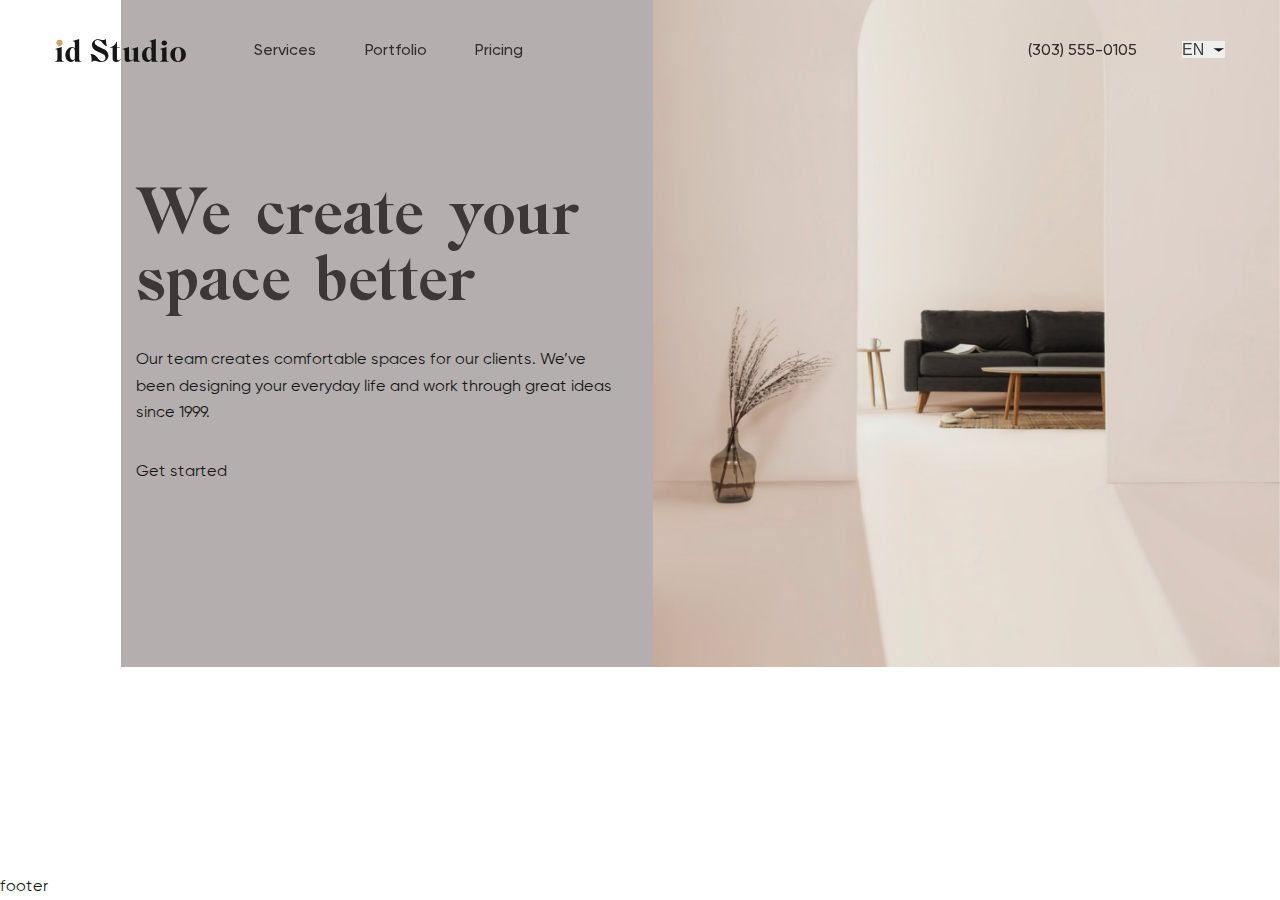
<file: LandingPageInteriorDesignStudio/index.html>
<!DOCTYPE html>
<html lang="en">

<head>
	<meta charset="UTF-8">
	<meta http-equiv="X-UA-Compatible" content="IE=edge">
	<meta name="viewport" content="width=device-width, initial-scale=1.0">
	<link rel="stylesheet" href="css/style.css">
	<title>Id Studio</title>
</head>

<body>
	<div class="wrapper">
		<header class="header">
			<div class="header__container">
				<a href="#" class="header__logo">
					<img src="img/id Studio.svg" alt="logo">
				</a>
				<nav class="header__menu menu">
					<ul class="menu__list">
						<li class="menu__item">
							<a href="" class="menu__link">Services</a>
						</li>
						<li class="menu__item">
							<a href="" class="menu__link">Portfolio</a>
						</li>
						<li class="menu__item">
							<a href="" class="menu__link">Pricing</a>
						</li>
					</ul>
				</nav>
				<div class="header__info">
					<div class="header__number">(303) 555-0105</div>
					<div class="header__select-block">
						<select class="header__select" name="list" id="select-list">
							<option value="1" selected>EN</option>
							<option value="2">UA</option>
							<option value="3">PT</option>
						</select>
					</div>
				</div>
			</div>
		</header>
		<main class="page">
			<section class="top-section">
				<div class="top-section__content">
					<div class="top-section__container">
						<div class="top-section__body">
							<h1 class="top-section__title">We create your space better</h1>
							<div class="top-section__text">
								<p>Our team creates comfortable spaces for our clients. We’ve been designing your everyday life
									and
									work through great ideas since 1999.</p>
							</div>
							<a href="#" class="top-section__button">Get started</a>
						</div>
					</div>
				</div>
				<div class="top-section__image">
					<img src="img/01.jpg" alt="interior design">
				</div>
			</section>
		</main>
		<footer class="footer">footer</footer>
	</div>
</body>

</html>
</file>
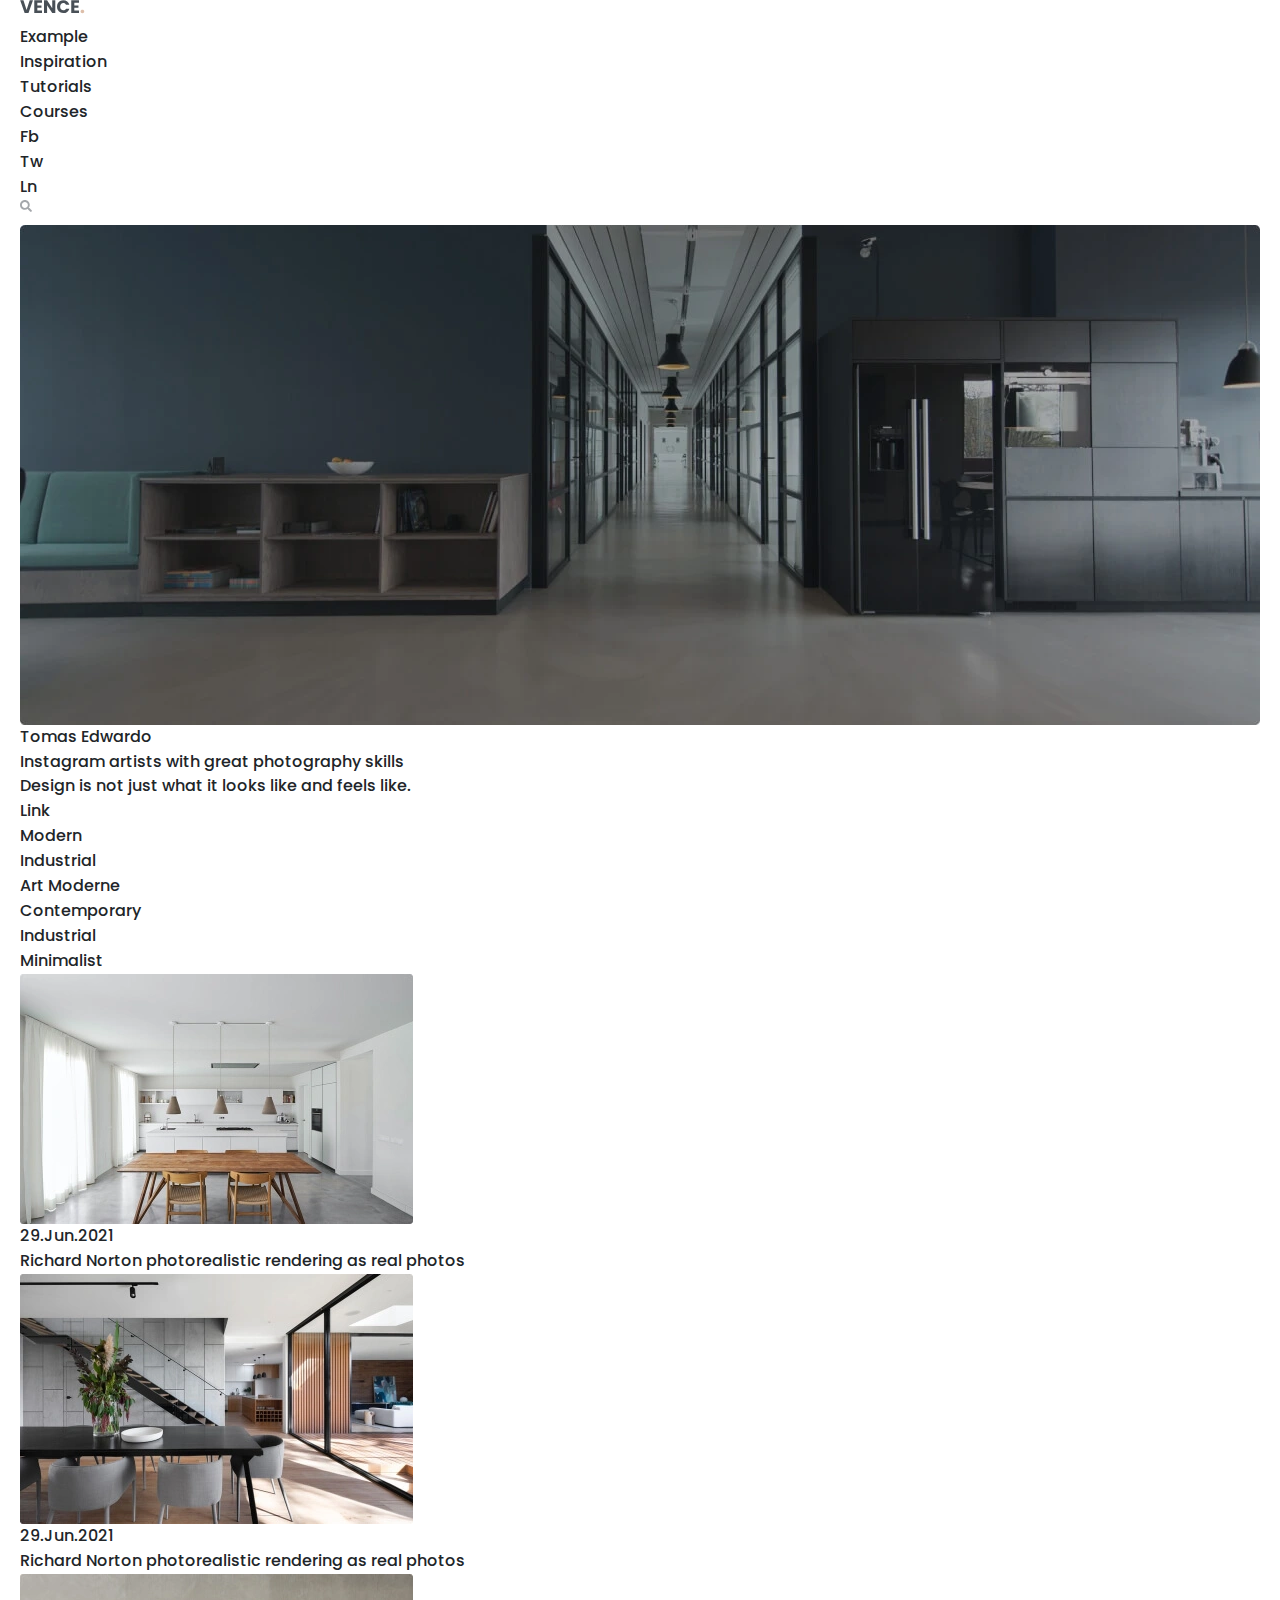
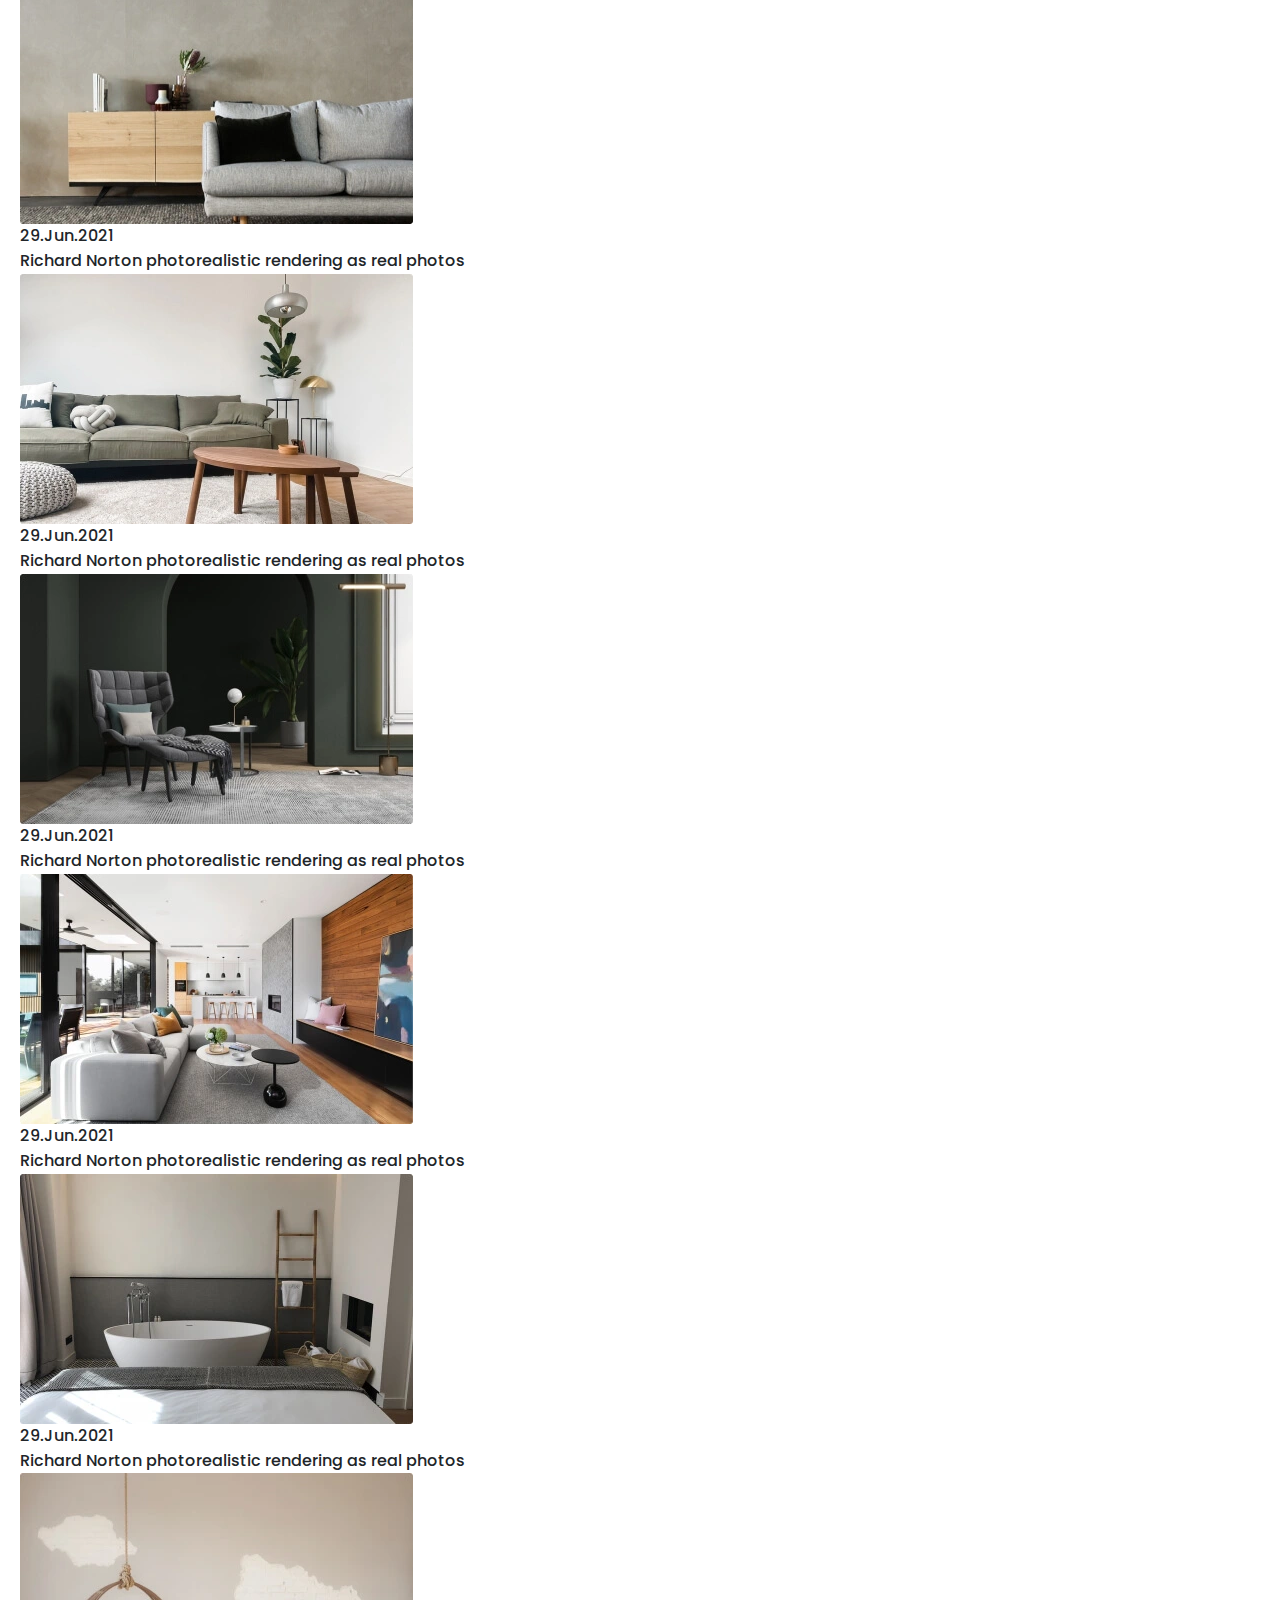
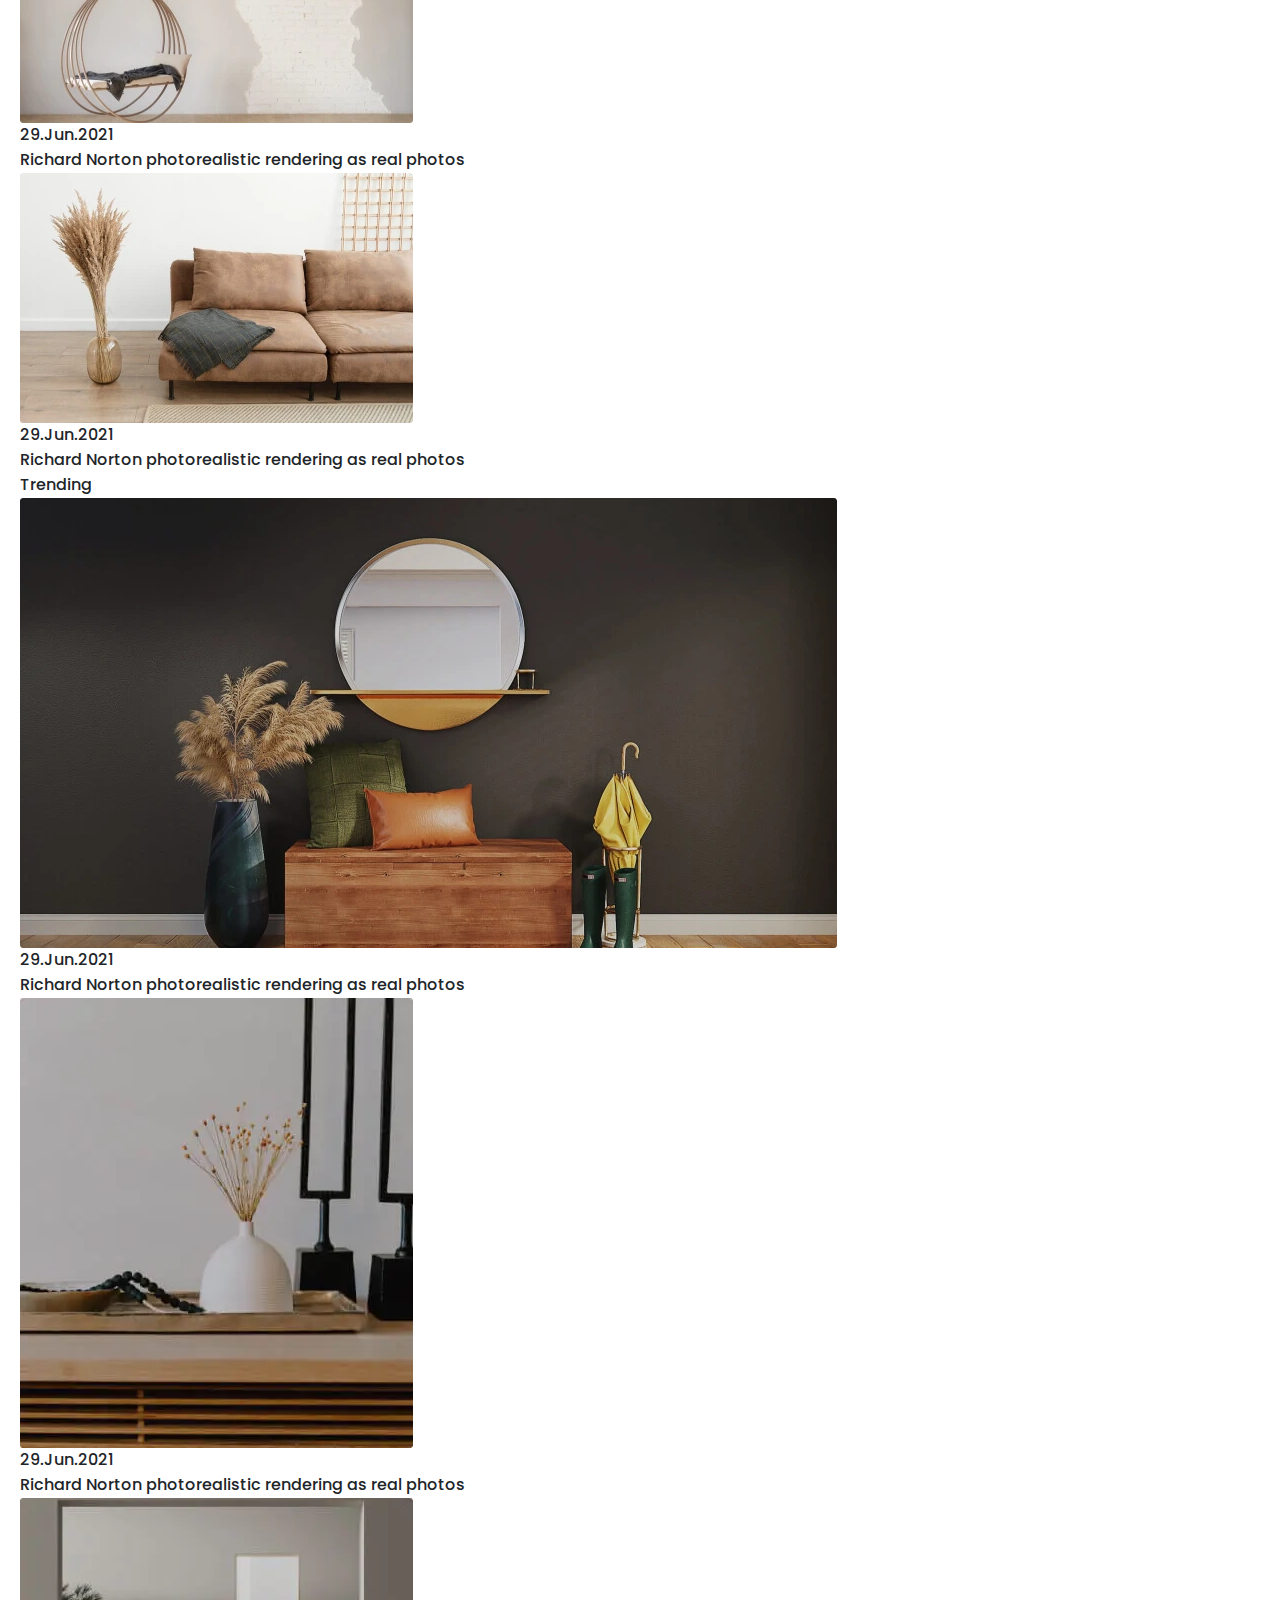
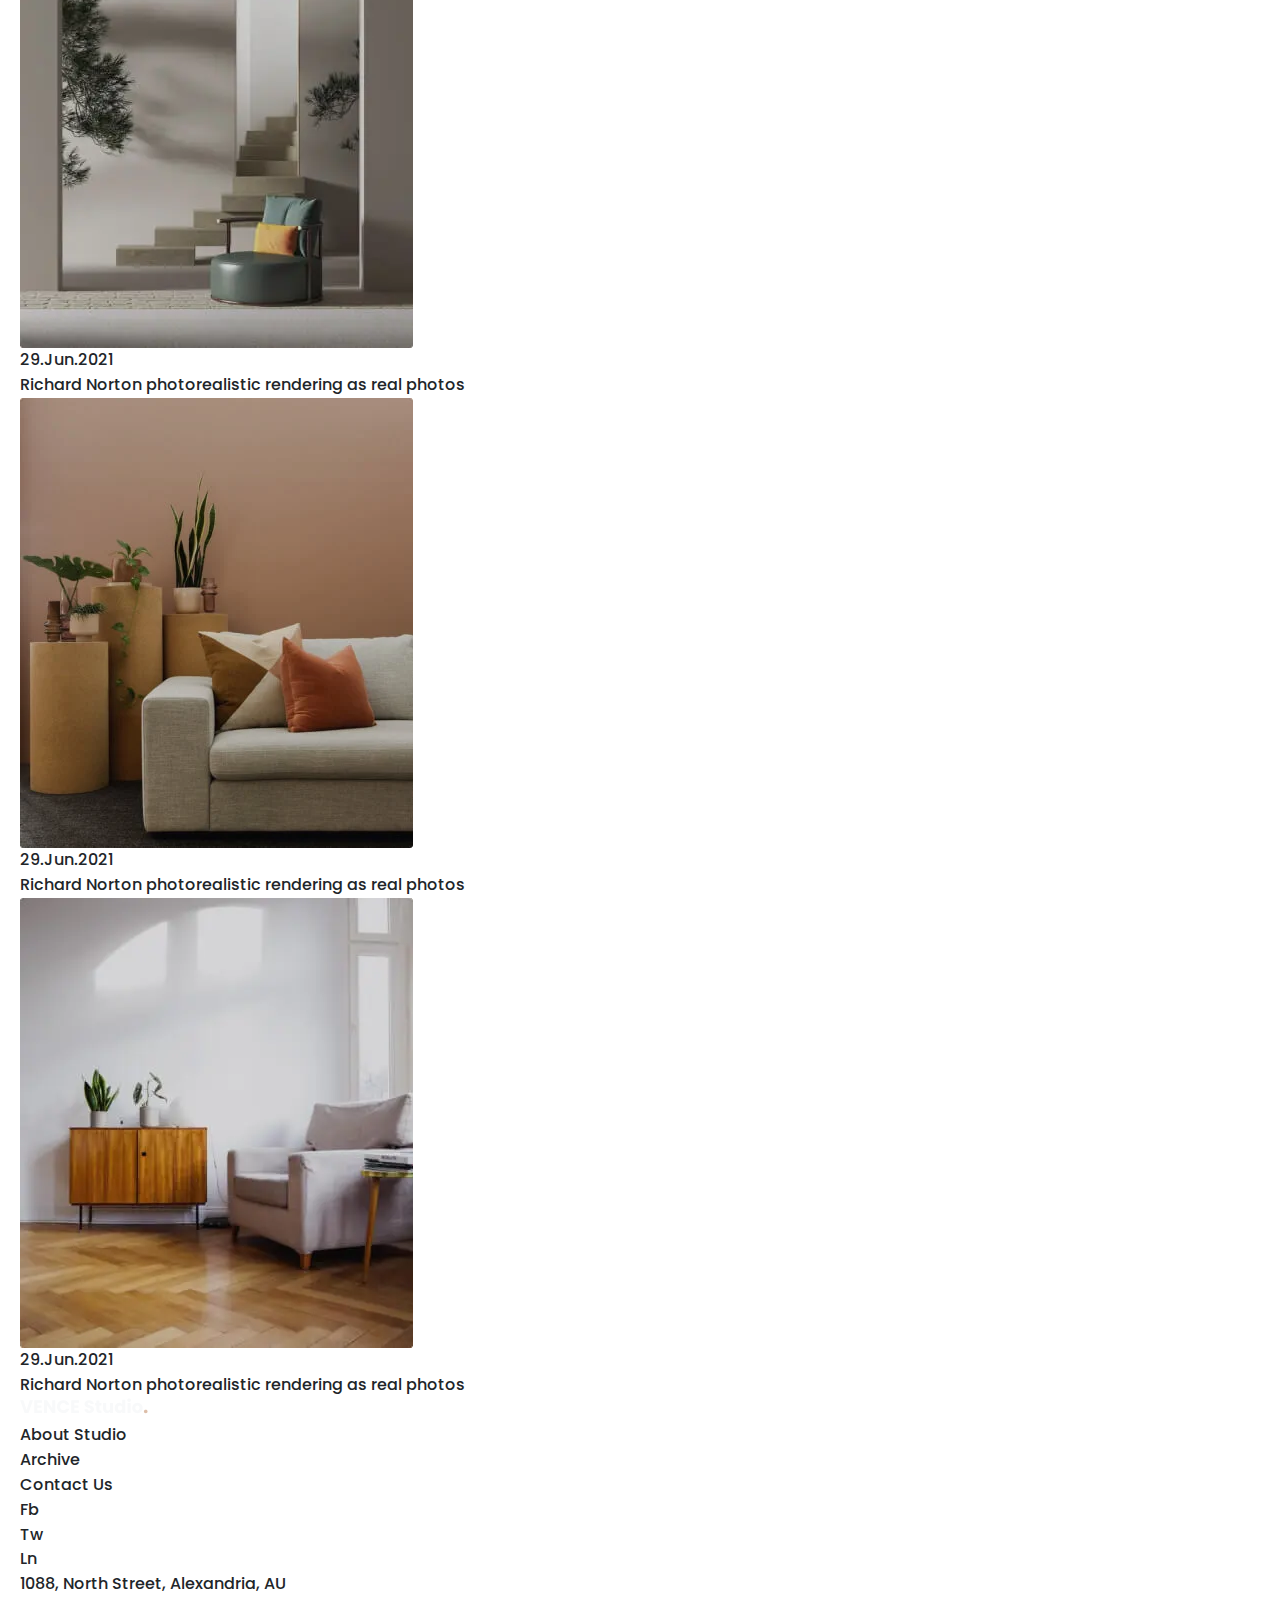
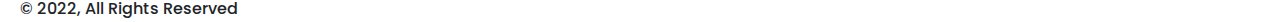
<file: lesson_10/index.html>
<!DOCTYPE html>
<html lang="en">

<head>
	<meta charset="UTF-8">
	<meta name="viewport" content="width=device-width, initial-scale=1.0">
	<link href="https://fonts.googleapis.com/css?family=Poppins:300,500,700&display=swap" rel="stylesheet">
	<link rel="stylesheet" href="css/style.css">
	<title>Lesson 10</title>
</head>

<body>
	<header class="header">
		<div class="header__container">
			<a href="" class="header__logo">
				<img src="img/vence.svg" alt="logo">
			</a>
			<div class="header__menu menu">
				<ul class="menu__list">
					<li class="menu__item">
						<a class="menu__link menu__link_active" href="#">Example</a>
					</li>
					<li class="menu__item">
						<a class="menu__link" href="#">Inspiration</a>
					</li>
					<li class="menu__item">
						<a class="menu__link" href="#">Tutorials</a>
					</li>
					<li class="menu__item">
						<a class="menu__link" href="#">Courses</a>
					</li>
				</ul>
			</div>
			<div class="header__socials menu">
				<ul class="menu__list">
					<li class="menu__item">
						<a class="menu__link" href="#">Fb</a>
					</li>
					<li class="menu__item">
						<a class="menu__link" href="#">Tw</a>
					</li>
					<li class="menu__item">
						<a class="menu__link" href="#">Ln</a>
					</li>
				</ul>
				<div class="header__search">
					<img src="img/vector.svg" alt="vector">
				</div>
			</div>
		</div>
	</header>
	<main class="main">
		<div class="main__container">
			<div class="main__slider slider">
				<div class="slider__image">
					<img src="img/content_images/image01.webp" alt="photography">
				</div>
				<div class="slider__sub-title">Tomas Edwardo</div>
				<h2 class="slider__title title">
					Instagram artists with great photography skills
				</h2>
			</div>
			<div class="main-content">
				<h2 class="main-content__title title">
					Design is not just what it looks like and feels like.
				</h2>
				<div class="main-content__menu menu">
					<ul class="menu__items">
						<li class="menu__item">
							<a class="menu__link menu__link_active" href="#">Link</a>
						</li>
						<li class="menu__item">
							<a class="menu__link" href="#">Modern</a>
						</li>
						<li class=" menu__item">
							<a class="menu__link" href="#">Industrial</a>
						</li>
						<li class="menu__item">
							<a class="menu__link" href="#">Art Moderne</a>
						</li>
						<li class="menu__item">
							<a class="menu__link" href="#">Contemporary</a>
						</li>
						<li class="menu__item">
							<a class="menu__link" href="#">Industrial</a>
						</li>
						<li class="menu__item">
							<a class="menu__link" href="#">Minimalist</a>
						</li>
					</ul>
				</div>
				<div class="main-content__gallery gallery">
					<div class="gallery__item">
						<img src="img/content_images/image02.webp" alt="decor" class="gallery__image">
						<div class="gallery__data">29.Jun.2021</div>
						<div class="gallery__text">Richard Norton photorealistic rendering as real
							photos</div>
					</div>
					<div class="gallery__item">
						<img src="img/content_images/image03.webp" alt="decor" class="gallery__image">
						<div class="gallery__data">29.Jun.2021</div>
						<div class="gallery__text">Richard Norton photorealistic rendering as real
							photos</div>
					</div>
					<div class="gallery__item">
						<img src="img/content_images/image04.webp" alt="decor" class="gallery__image">
						<div class="gallery__data">29.Jun.2021</div>
						<div class="gallery__text">Richard Norton photorealistic rendering as real
							photos</div>
					</div>
					<div class="gallery__item">
						<img src="img/content_images/image05.webp" alt="decor" class="gallery__image">
						<div class="gallery__data">29.Jun.2021</div>
						<div class="gallery__text">Richard Norton photorealistic rendering as real
							photos</div>
					</div>
					<div class="gallery__item">
						<img src="img/content_images/image06.webp" alt="decor" class="gallery__image">
						<div class="gallery__data">29.Jun.2021</div>
						<div class="gallery__text">Richard Norton photorealistic rendering as real
							photos</div>
					</div>
					<div class="gallery__item">
						<img src="img/content_images/image07.webp" alt="decor" class="gallery__image">
						<div class="gallery__data">29.Jun.2021</div>
						<div class="gallery__text">Richard Norton photorealistic rendering as real
							photos</div>
					</div>
					<div class="gallery__item">
						<img src="img/content_images/image08.webp" alt="decor" class="gallery__image">
						<div class="gallery__data">29.Jun.2021</div>
						<div class="gallery__text">Richard Norton photorealistic rendering as real
							photos</div>
					</div>
					<div class="gallery__item">
						<img src="img/content_images/image09.webp" alt="decor" class="gallery__image">
						<div class="gallery__data">29.Jun.2021</div>
						<div class="gallery__text">Richard Norton photorealistic rendering as real
							photos</div>
					</div>
					<div class="gallery__item">
						<img src="img/content_images/image10.webp" alt="decor" class="gallery__image">
						<div class="gallery__data">29.Jun.2021</div>
						<div class="gallery__text">Richard Norton photorealistic rendering as real photos</div>
					</div>
				</div>
				<div class="main-content__catalog catalog">
					<div class="catalog__title">Trending</div>
					<div class="catalog__item">
						<img src="img/content_images/image11.webp" alt="home-decor" class="catalog__image">
						<div class="catalog__data">29.Jun.2021</div>
						<div class="catalog__text">Richard Norton photorealistic rendering as real photos</div>
					</div>
					<div class="catalog__item">
						<img src="img/content_images/image12.webp" alt="home-decor" class="catalog__image">
						<div class="catalog__data">29.Jun.2021</div>
						<div class="catalog__text">Richard Norton photorealistic rendering as real photos</div>
					</div>
					<div class="catalog__item">
						<img src="img/content_images/image13.webp" alt="home-decor" class="catalog__image">
						<div class="catalog__data">29.Jun.2021</div>
						<div class="catalog__text">Richard Norton photorealistic rendering as real photos</div>
					</div>
					<div class="catalog__item">
						<img src="img/content_images/image14.webp" alt="home-decor" class="catalog__image">
						<div class="catalog__data">29.Jun.2021</div>
						<div class="catalog__text">Richard Norton photorealistic rendering as real photos</div>
					</div>
					<div class="catalog__item">
						<img src="img/content_images/image15.webp" alt="home-decor" class="catalog__image">
						<div class="catalog__data">29.Jun.2021</div>
						<div class="catalog__text">Richard Norton photorealistic rendering as real photos</div>
					</div>
				</div>
			</div>
		</div>
	</main>
	<footer class="footer">
		<div class="footer__container">
			<div class="footer__top top-footer">
				<a class="top-footer__logo" href="#">
					<img src="img/vence-studio..svg" alt="logo">
				</a>
				<ul class="top-footer__items">
					<li class="top-footer__item">
						<a class="top-footer__link" href="#">About Studio</a>
					</li>
					<li class="top-footer__item">
						<a class="top-footer__link" href="#">Archive</a>
					</li>
					<li class="top-footer__item">
						<a class="top-footer__link" href="#">Contact Us</a>
					</li>
				</ul>
				<ul class="top-footer__socials-links">
					<li class="top-footer__facebook">
						<a class="top-footer__link" href="#">Fb</a>
					</li>
					<li class="top-footer__twitter">
						<a class="top-footer__link" href="#">Tw</a>
					</li>
					<li class="top-footer__linkedin">
						<a class="top-footer__link" href="#">Ln</a>
					</li>
				</ul>
			</div>
			<div class="footer__bottom bottom-footer">
				<div class="bottom-footer__address">
					1088, North Street, Alexandria, AU
				</div>
				<div class="bottom-footer__bottom">
					© 2022, All Rights Reserved
				</div>
			</div>
		</div>
	</footer>
</body>

</html>
</file>
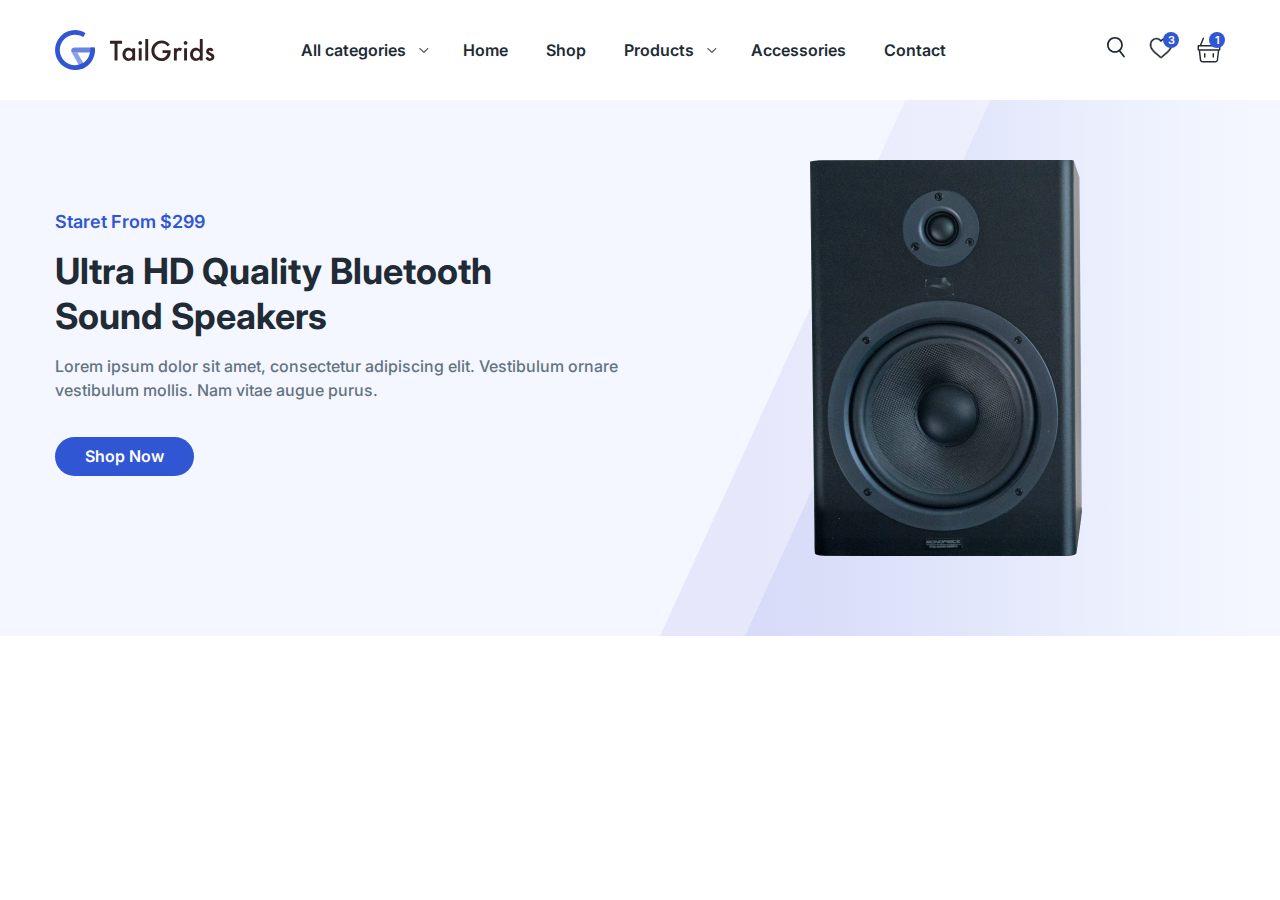
<file: lesson_11/index.html>
<!DOCTYPE html>
<html lang="en">

<head>
	<meta charset="UTF-8">
	<meta name="viewport" content="width=device-width, initial-scale=1.0">
	<link href="https://fonts.googleapis.com/css?family=Inter:400,500,600,700&display=swap" rel="stylesheet">
	<link rel="stylesheet" href="css/style.css">
	<title>Lesson 11</title>
</head>

<body>
	<div class="wrapper">
		<header class="header wrapper__header">
			<div class="header__container">
				<a href="#" class="header__logo">
					<img src="img/logo.svg" alt="logo">
				</a>
				<div class="header__menu menu">
					<ul class="menu__list">
						<li class="menu__item menu__item--parent">
							<a href="#" class="menu__link">All categories</a>
							<div class="sub-menu">
								<ul class="sub-menu__list">
									<li class="sub-menu__item">
										<a href="" class="sub-menu__link">Arts & Crafts</a>
									</li>
									<li class="sub-menu__item sub-menu__item--parent">
										<a href="" class="sub-menu__link">Fashion</a>
										<div class="sub-content">
											<div class="sub-content__column">
												<div class="sub-content__title">New Arrivals</div>
												<ul class="sub-content__list">
													<li class="sub-content__item">
														<a href="#" class="sub-content__link">Dressess</a>
													</li>
													<li class="sub-content__item">
														<a href="#" class="sub-content__link">Jackets</a>
													</li>
													<li class="sub-content__item">
														<a href="#" class="sub-content__link">Sweatshirts</a>
													</li>
													<li class="sub-content__item">
														<a href="#" class="sub-content__link">Tops & Tees</a>
													</li>
													<li class="sub-content__item">
														<a href="#" class="sub-content__link">Party Dressess</a>
													</li>
													<li class="sub-content__item">
														<a href="#" class="sub-content__link">Electronics</a>
													</li>
												</ul>
											</div>
											<div class="sub-content__column">
												<div class="sub-content__title">Trending</div>
												<ul class="sub-content__list">
													<li class="sub-content__item">
														<a href="#" class="sub-content__link">Pants</a>
													</li>
													<li class="sub-content__item">
														<a href="#" class="sub-content__link">Accessories</a>
													</li>
													<li class="sub-content__item">
														<a href="#" class="sub-content__link">Sweatshirts</a>
													</li>
													<li class="sub-content__item">
														<a href="#" class="sub-content__link">Tops & Tees</a>
													</li>
													<li class="sub-content__item">
														<a href="#" class="sub-content__link">Casual Shorts</a>
													</li>
													<li class="sub-content__item">
														<a href="#" class="sub-content__link">Jeans</a>
													</li>
												</ul>
											</div>
											<div class="sub-content__banner banner">
												<img src="img/banner.png" alt="banner" class="banner__img">
												<div class="banner__discount">50%</div>
												<div class="banner__title">Flat Discount</div>
												<a href="" class="banner__link">Shop Now</a>
											</div>
										</div>
									</li>
									<li class="sub-menu__item">
										<a href="" class="sub-menu__link">Bages & Shoes</a>
									</li>
									<li class="sub-menu__item">
										<a href="" class="sub-menu__link">Jewelry & Watch</a>
									</li>
									<li class="sub-menu__item">
										<a href="" class="sub-menu__link">Beauty & Health</a>
									</li>
									<li class="sub-menu__item">
										<a href="" class="sub-menu__link">Electronics</a>
									</li>
								</ul>
							</div>
						</li>
						<li class="menu__item">
							<a href="#" class="menu__link">Home</a>
						</li>
						<li class="menu__item">
							<a href="#" class="menu__link">Shop</a>
						</li>
						<li class="menu__item menu__item--parent">
							<a href="#" class="menu__link">Products</a>
						</li>
						<li class="menu__item">
							<a href="#" class="menu__link">Accessories</a>
						</li>
						<li class="menu__item">
							<a href="#" class="menu__link">Contact</a>
						</li>
					</ul>
				</div>
				<div class="header__actions actions">
					<a href="#" class="actions__item">
						<img src="img/search.svg" alt="search" class="actions__icon">
					</a>
					<a href="#" class="actions__item">
						<img src="img/favorite.svg" alt="favorite" class="actions__icon">
						<span class="actions__value">3</span>
					</a>
					<a href="#" class="actions__item">
						<img src="img/cart.svg" alt="cart" class="actions__icon">
						<span class="actions__value">1</span>
					</a>
				</div>
			</div>
		</header>
		<main class="page wrapper__page">
			<div class="page__container">
				<div class="page__content content">
					<div class="content__price">Staret From $299</div>
					<div class="content__title">Ultra HD Quality Bluetooth Sound Speakers</div>
					<div class="content__text">
						Lorem ipsum dolor sit amet, consectetur adipiscing elit. Vestibulum ornare vestibulum mollis. Nam
						vitae augue purus.
					</div>
					<a href="#" class="content__button">Shop Now</a>
				</div>
				<div class="page__speaker speaker">
					<img src="img/speaker.png" alt="speaker" class="speaker__img">
				</div>
			</div>
		</main>
	</div>
</body>


</html>
</file>
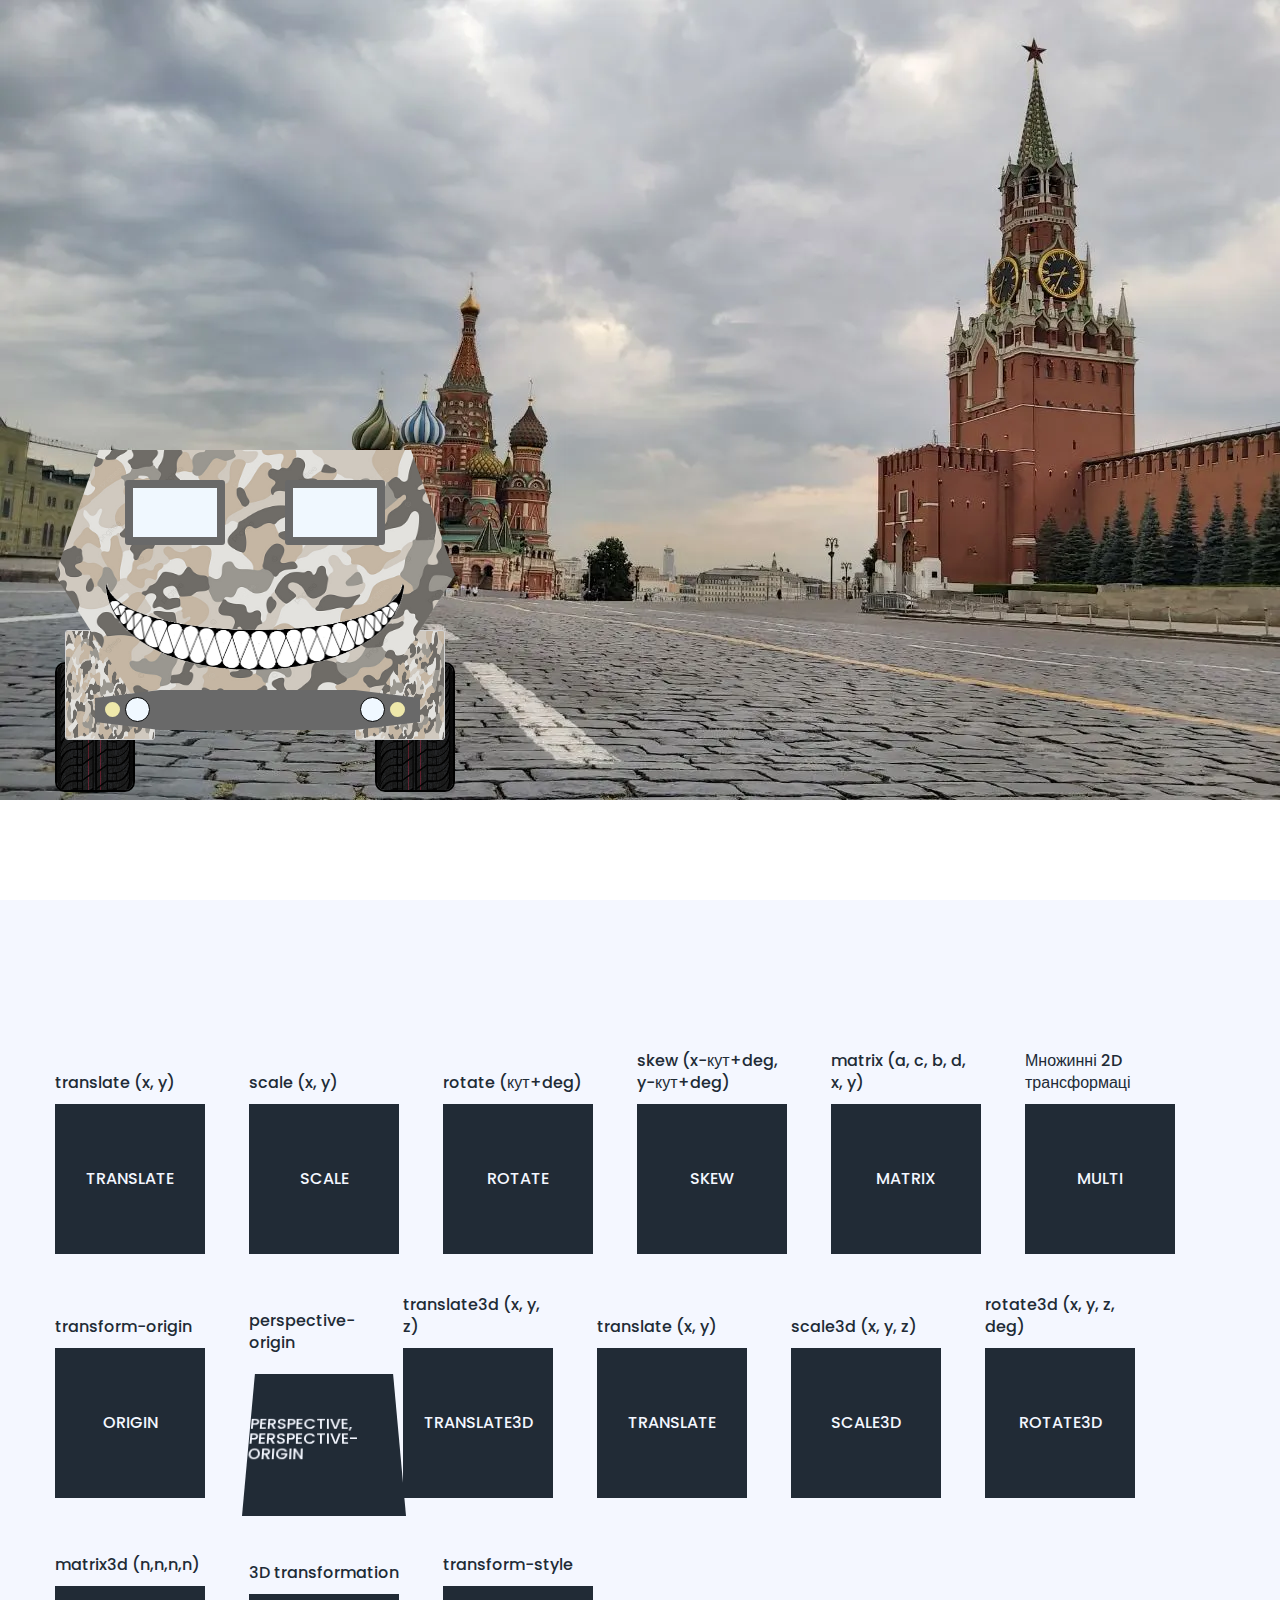
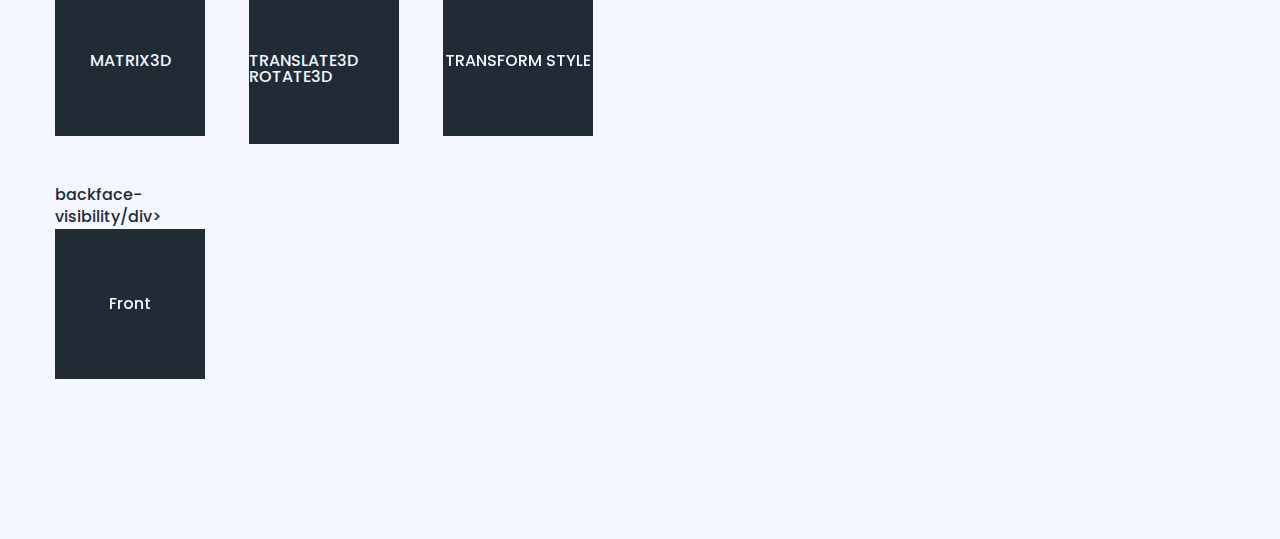
<file: lesson_12/index.html>
<!DOCTYPE html>
<html lang="en">

<head>
	<meta charset="UTF-8">
	<meta http-equiv="X-UA-Compatible" content="IE=edge">
	<meta name="viewport" content="width=device-width, initial-scale=1.0">
	<link rel="stylesheet" href="css/style.css">
	<link href="https://fonts.googleapis.com/css?family=Poppins:300,500,700&display=swap" rel="stylesheet">
	<title>Lesson 12</title>
</head>

<body>
	<div class="wrapper">
		<main class="page wrapper__page">
			<div class="page__container">
				<div class="page__car car">
					<div class="car__body">
						<img src="img/military.png" alt="car" class="car__body-elements">
						<div class="car__window-one"></div>
						<div class="car__window-two"></div>
						<div class="car__bumper"></div>
						<img src="img/teeth.png" alt="car" class="car__sub-bumper">
						<img src="img/military.png" alt="car" class="car__left-bumper">
						<img src="img/military.png" alt="car" class="car__right-bumper">
						<div class="car__lights-one"></div>
						<div class="car__lights-two"></div>
						<div class="car__lights-three"></div>
						<div class="car__lights-four"></div>
						<img src="img/tyres.jpg" alt="car" class="car__tyre-one">
						<img src="img/tyres.jpg" alt="car" class="car__tyre-two">
					</div>
				</div>
			</div>
		</main>
		<footer class="footer wrapper__footer">
			<div class="footer__container">
				<div class="footer__content content">
					<div class="content__block">
						<div class="content__title">translate (x, y)</div>
						<div class="content__translate">TRANSLATE</div>
					</div>
					<div class="content__block">
						<div class="content__title">scale (x, y)</div>
						<div class="content__scale">SCALE</div>
					</div>
					<div class="content__block">
						<div class="content__title">rotate (кут+deg)</div>
						<div class="content__rotate">ROTATE</div>
					</div>
					<div class="content__block">
						<div class="content__title">skew (x-кут+deg, y-кут+deg)</div>
						<div class="content__skew">SKEW</div>
					</div>
					<div class="content__block">
						<div class="content__title">matrix (a, c, b, d, x, y)</div>
						<div class="content__matrix">MATRIX</div>
					</div>
					<div class="content__block">
						<div class="content__title">Множинні 2D трансформаці</div>
						<div class="content__translate-scale">MULTI</div>
					</div>
					<div class="content__block">
						<div class="content__title">transform-origin</div>
						<div class="content__transform-origin">ORIGIN</div>
					</div>
					<div class="content__block">
						<div class="content__title"> perspective-origin</div>
						<div class="content__wrapper">
							<div class="content__perspective-origin">PERSPECTIVE, PERSPECTIVE-ORIGIN</div>
						</div>
					</div>
					<div class="content__block">
						<div class="content__title">translate3d (x, y, z)</div>
						<div class="content__translate3d">TRANSLATE3D</div>
					</div>
					<div class="content__block">
						<div class="content__title">translate (x, y)</div>
						<div class="content__translate">TRANSLATE</div>
					</div>
					<div class="content__block">
						<div class="content__title">scale3d (x, y, z)</div>
						<div class="content__scale3d">SCALE3D</div>
					</div>
					<div class="content__block">
						<div class="content__title">rotate3d (x, y, z, deg)</div>
						<div class="content__rotate3d">ROTATE3D</div>
					</div>
					<div class="content__block">
						<div class="content__title">matrix3d (n,n,n,n)</div>
						<div class="content__matrix3d">MATRIX3D</div>
					</div>
					<div class="content__block">
						<div class="content__title"> 3D transformation</div>
						<div class="content__translate3d">TRANSLATE3D ROTATE3D</div>
					</div>
					<div class="content__block">
						<div class="content__title">transform-style</div>
						<div class="content__transform">
							<div class="content__transform-style">TRANSFORM STYLE</div>
						</div>
					</div>
					<div class="content__backface-visibility">
						<div class="content__title">backface-visibility/div>
							<div class="flip">
								<div class="flip__body">
									<div class="flip__front">Front</div>
									<div class="flip__back">Back</div>
								</div>
							</div>
						</div>
					</div>
				</div>
			</div>
		</footer>
	</div>
</body>

</html>
</file>
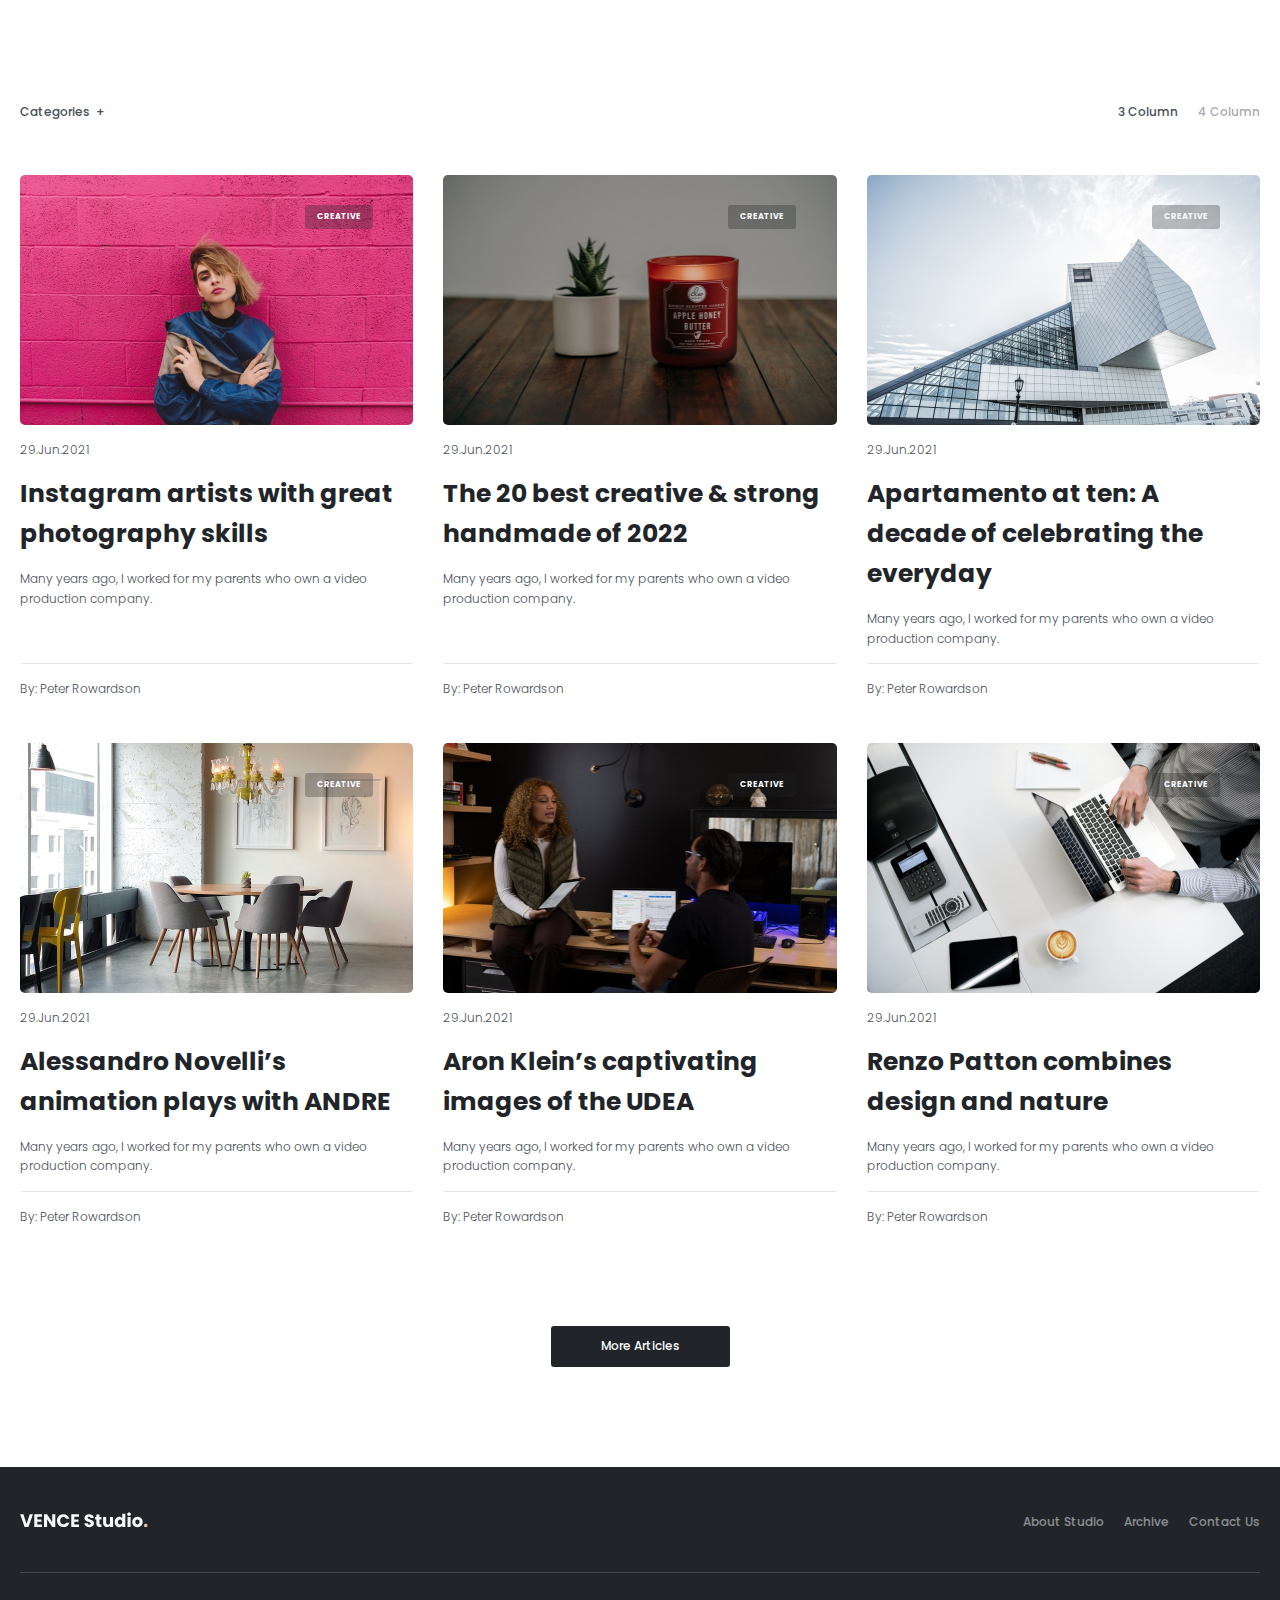
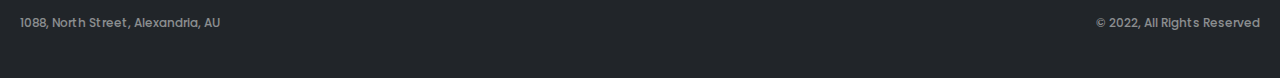
<file: lesson_14/index.html>
<!DOCTYPE html>
<html lang="en">

<head>
	<meta charset="UTF-8">
	<meta http-equiv="X-UA-Compatible" content="IE=edge">
	<meta name="viewport" content="width=device-width, initial-scale=1.0">
	<link href="https://fonts.googleapis.com/css?family=Poppins:300,500,700&display=swap" rel="stylesheet">
	<link rel="stylesheet" href="css/style.css">
	<title>Lesson 14</title>
</head>

<body>
	<div class="wrapper">
		<header class="header">
			<div class="header__container">
				<div class="header__row">
					<div class="header__title">
						<a href="#" class="header__link active">Categories</a>
					</div>
					<div class="header__category">
						<a href="#" class="header__link active">3 Column</a>
						<a href="#" class="header__link">4 Column</a>
					</div>
				</div>
			</div>
		</header>
		<main class="page">
			<div class="page__container">
				<div class="page__card card">
					<div class="card__column">
						<div class="card__item">
							<a href="#" class="card__image">
								<img src="img/image01.webp" alt="girl">
							</a>
							<a href="#" class="card__creative">CREATIVE</a>
							<div class="card__data">29.Jun.2021</div>
							<a href="#" class="card__title">Instagram artists with great photography skills</a>
							<div class="card__text">
								Many years ago, I worked for my parents who own a video
								production company.
							</div>
							<a href="#" class="card__auhtor">By: Peter Rowardson</a>
						</div>
						<div class="card__item">
							<a href="#" class="card__image">
								<img src="img/image02.webp" alt="home decor">
							</a>
							<a href="#" class="card__creative">CREATIVE</a>
							<div class="card__data">29.Jun.2021</div>
							<a href="#" class="card__title">The 20 best creative & strong handmade of 2022</a>
							<div class="card__text">
								Many years ago, I worked for my parents who own a video
								production company.
							</div>
							<a href="#" class="card__auhtor">By: Peter Rowardson</a>
						</div>
						<div class="card__item">
							<a href="#" class="card__image">
								<img src="img/image03.webp" alt="white house">
							</a>
							<a href="#" class="card__creative">CREATIVE</a>
							<div class="card__data">29.Jun.2021</div>
							<a href="#" class="card__title">Apartamento at ten: A decade of celebrating the everyday</a>
							<div class="card__text">
								Many years ago, I worked for my parents who own a video
								production company.
							</div>
							<a href="#" class="card__auhtor">By: Peter Rowardson</a>
						</div>
						<div class="card__item">
							<a href="#" class="card__image">
								<img src="img/image04.webp" alt="decor">
							</a>
							<a href="#" class="card__creative">CREATIVE</a>
							<div class="card__data">29.Jun.2021</div>
							<a href="#" class="card__title">Alessandro Novelli’s animation plays with ANDRE</a>
							<div class="card__text">
								Many years ago, I worked for my parents who own a video
								production company.
							</div>
							<a href="#" class="card__auhtor">By: Peter Rowardson</a>
						</div>
						<div class="card__item">
							<a href="#" class="card__image">
								<img src="img/image05.webp" alt="people">
							</a>
							<a href="#" class="card__creative">CREATIVE</a>
							<div class="card__data">29.Jun.2021</div>
							<a href="#" class="card__title">Aron Klein’s captivating images of the UDEA</a>
							<div class="card__text">
								Many years ago, I worked for my parents who own a video
								production company.
							</div>
							<a href="#" class="card__auhtor">By: Peter Rowardson</a>
						</div>
						<div class="card__item">
							<a href="#" class="card__image">
								<img src="img/image06.webp" alt="white office">
							</a>
							<a href="#" class="card__creative">CREATIVE</a>
							<div class="card__data">29.Jun.2021</div>
							<a href="#" class="card__title">Renzo Patton combines design and nature</a>
							<div class="card__text">
								Many years ago, I worked for my parents who own a video
								production company.
							</div>
							<a href="#" class="card__auhtor">By: Peter Rowardson</a>
						</div>
					</div>
				</div>
				<div class="page__button button">
					<a href="#" class="button__link">More Articles</a>
				</div>
			</div>
		</main>
		<footer class="footer wrapper__footer">
			<div class="footer__container">
				<div class="footer__row">
					<a href="#" class="footer__logo">
						<img src="img/footer.svg" alt="footer logo" class="footer__image">
					</a>
					<div class="footer__list">
						<a href="" class="footer__link">About Studio</a>
						<a href="" class="footer__link">Archive</a>
						<a href="" class="footer__link">Contact Us</a>
					</div>
				</div>
				<div class="footer__botton">
					<div class="footer__address">1088, North Street, Alexandria, AU</div>
					<div class="footer__copyright">© 2022, All Rights Reserved</div>
				</div>
			</div>
		</footer>
	</div>
</body>

</html>
</file>
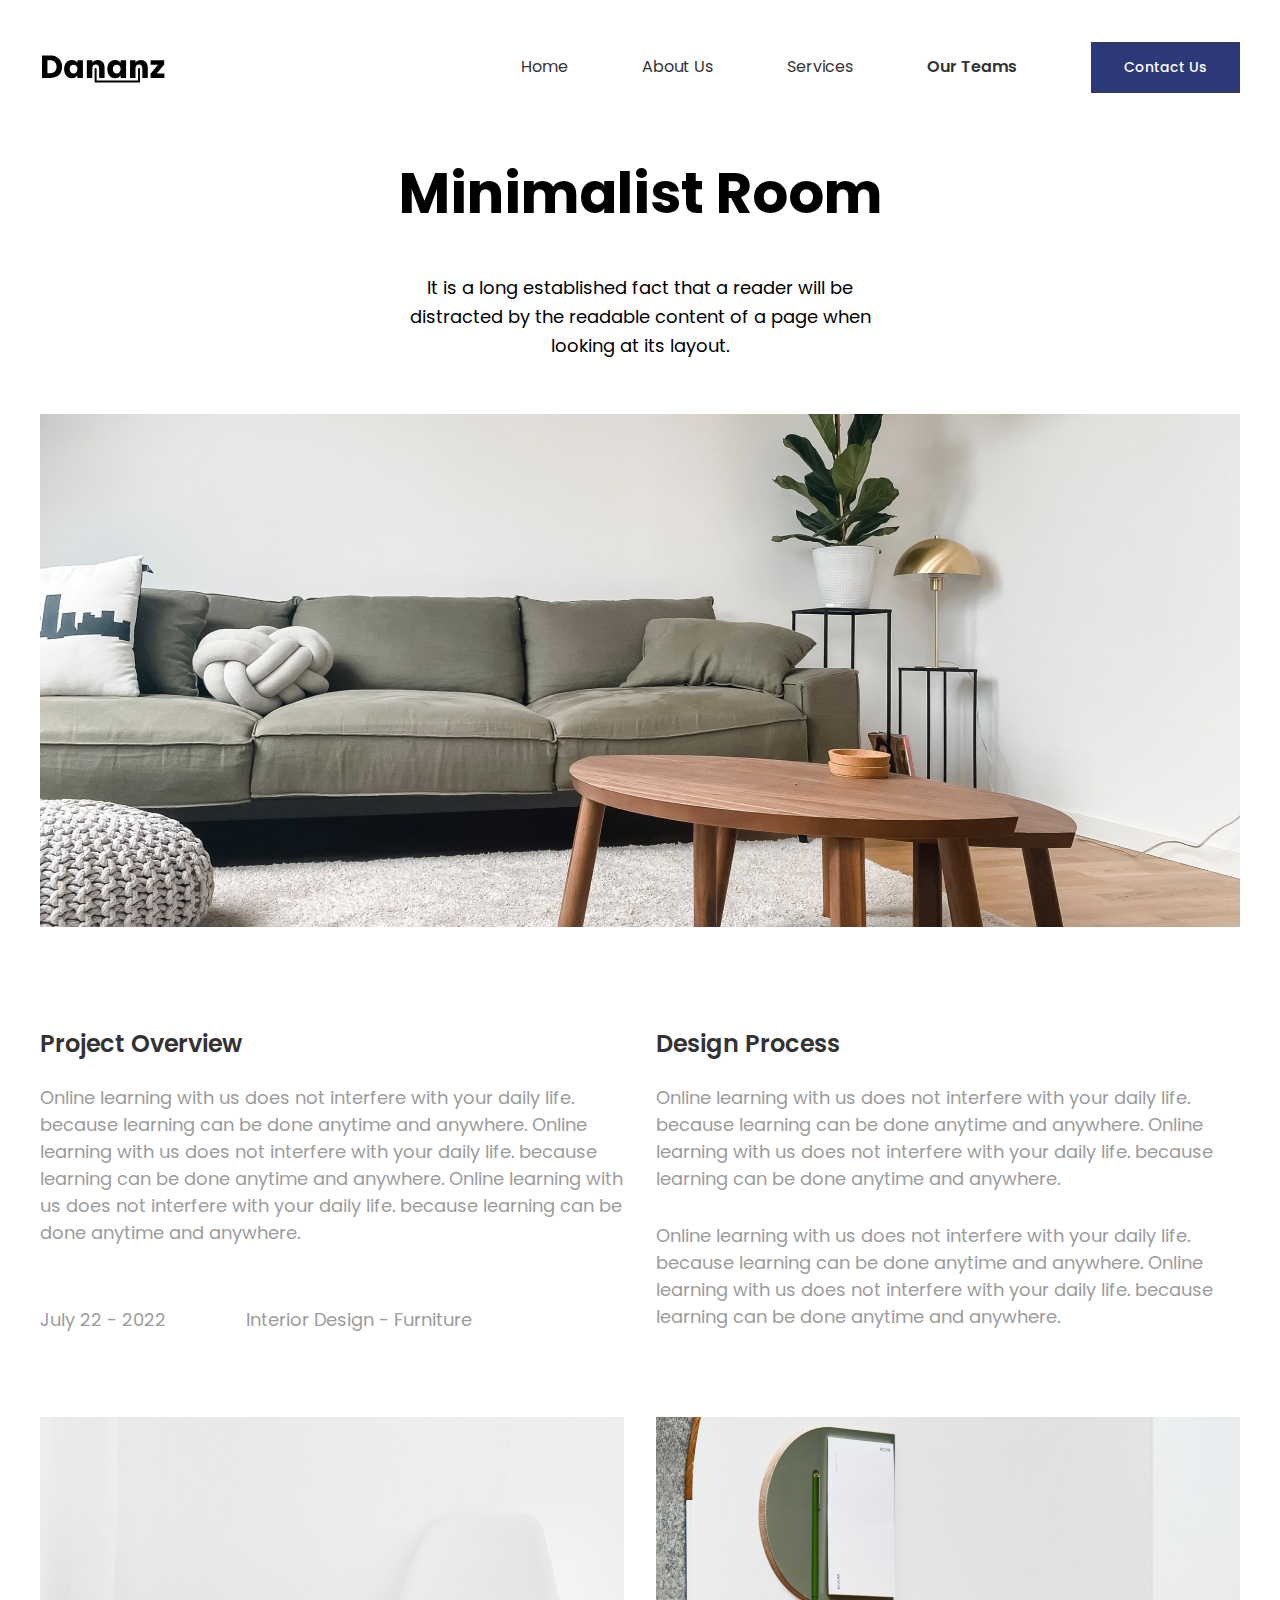
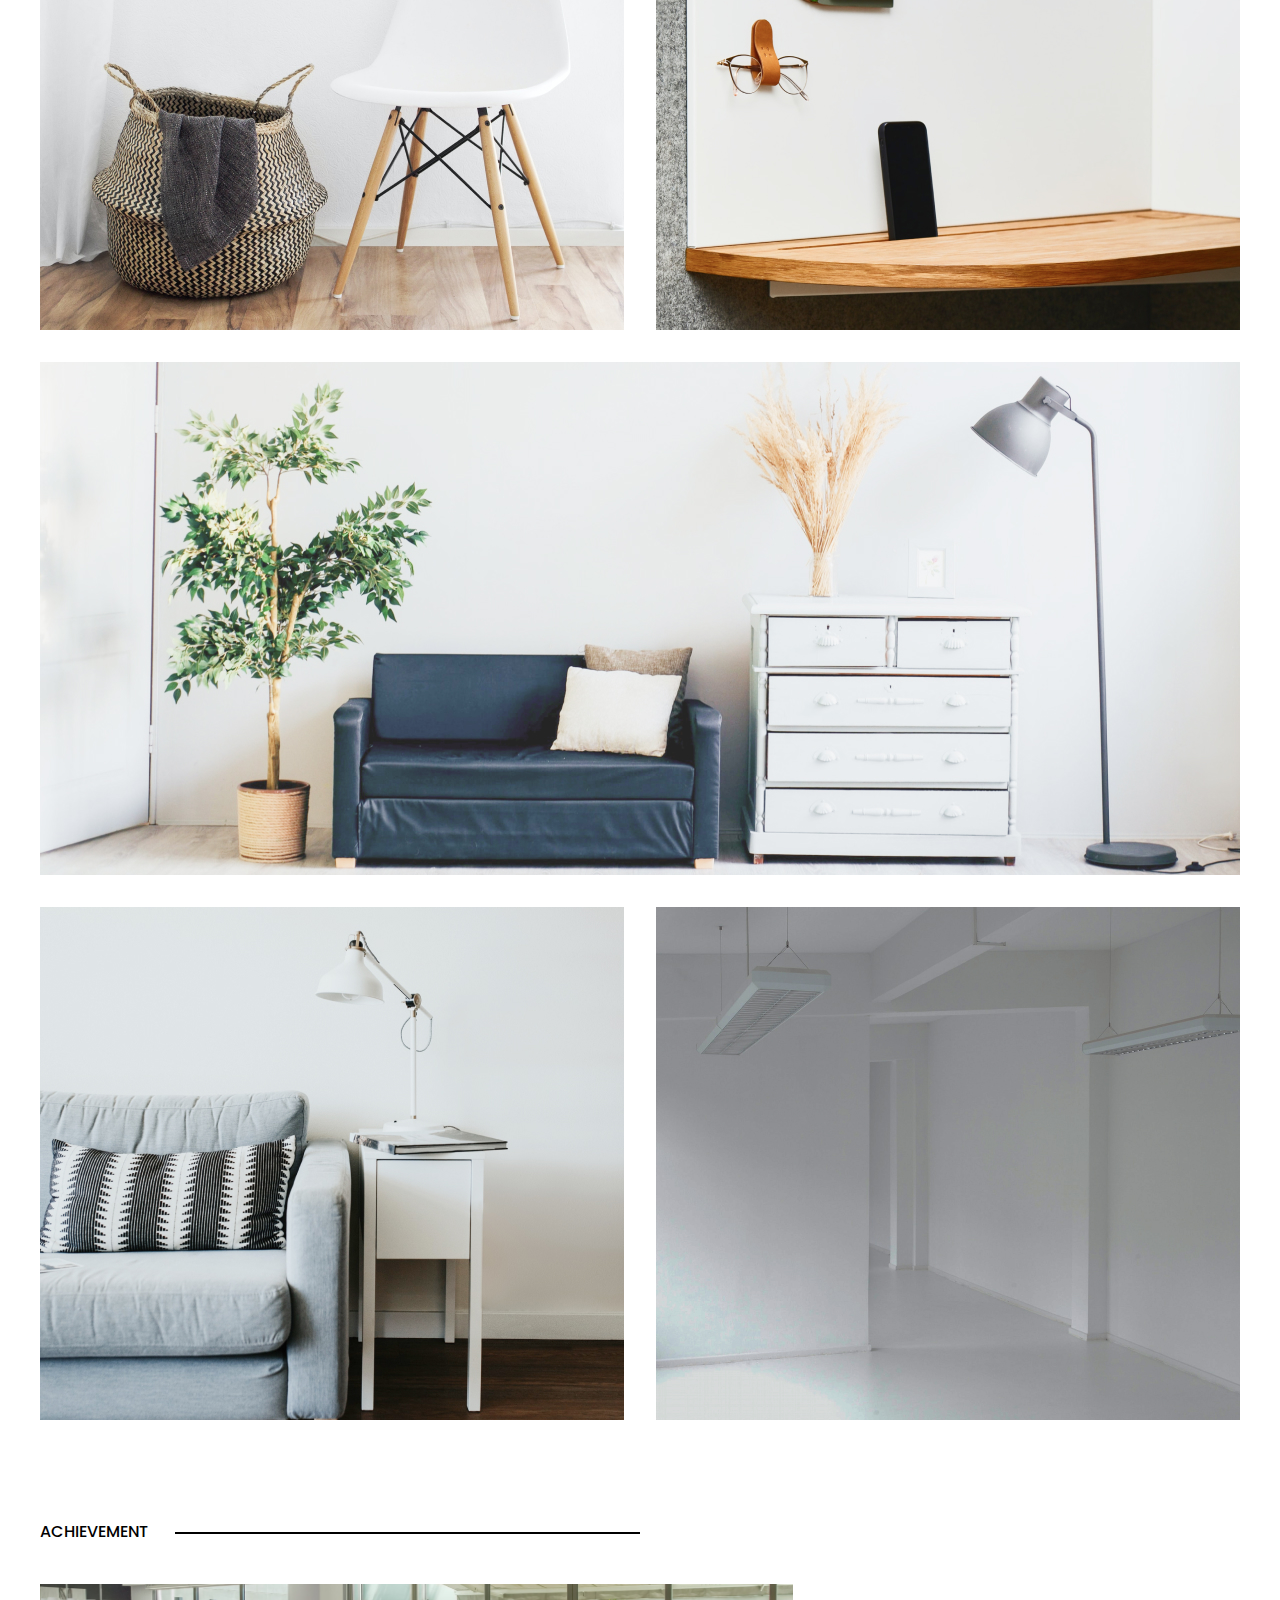
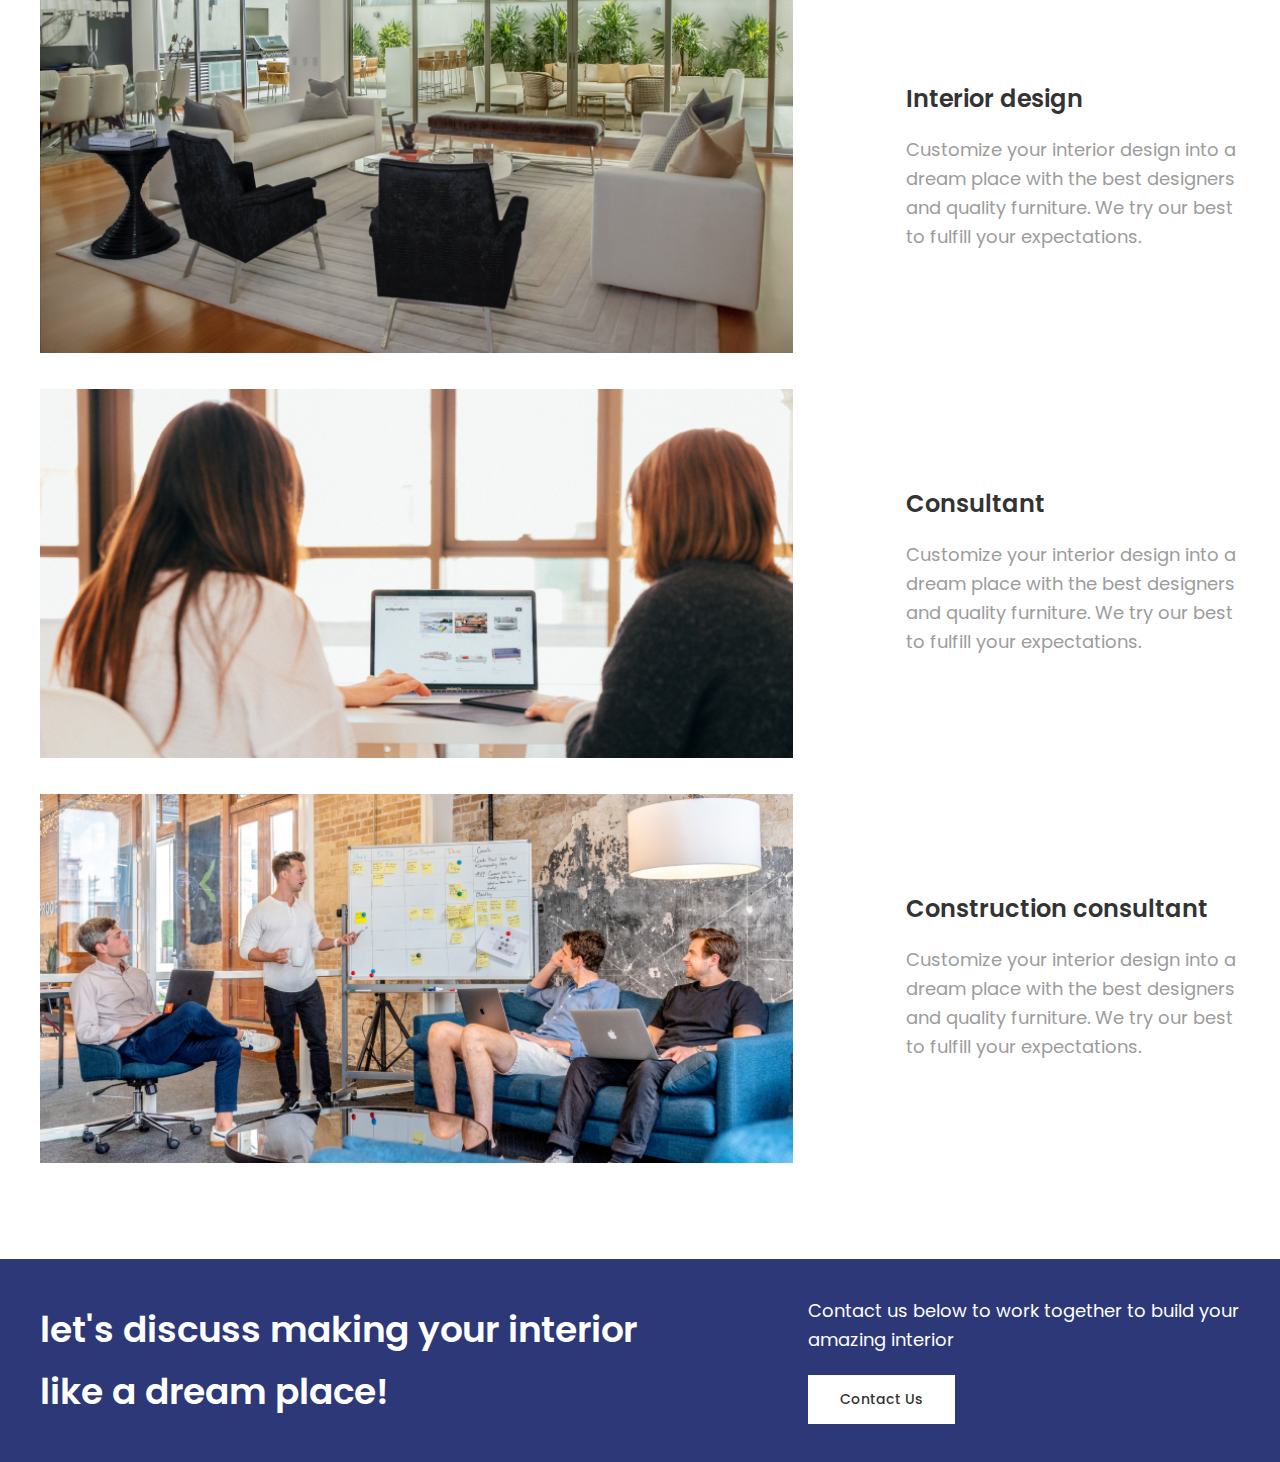
<file: lesson_15.0/index.html>
<!DOCTYPE html>
<html lang="en">

<head>
	<meta charset="UTF-8">
	<meta http-equiv="X-UA-Compatible" content="IE=edge">
	<meta name="viewport" content="width=device-width, initial-scale=1.0">
	<link rel="stylesheet" href="css/style.css">
	<title>Lesson 15</title>
</head>

<body>
	<div class="wrapper">
		<header class="header">
			<div class="header__container">
				<div class="header__logo">
					<img src="img/icons/logo.svg" alt="logo">
				</div>
				<div class="header__navigation">
					<div class="header__menu menu">
						<ul class="menu__list">
							<li class="menu__item">
								<a href="#" class="menu__link">Home</a>
							</li>
							<li class="menu__item">
								<a href="#" class="menu__link">About Us</a>
							</li>
							<li class="menu__item">
								<a href="#" class="menu__link">Services</a>
							</li>
							<li class="menu__item">
								<a href="#" class="menu__link active">Our Teams</a>
							</li>
						</ul>
					</div>
				</div>
				<a href="#" class="header__button">Contact Us</a>
			</div>
		</header>
		<main class="page">
			<div class="page__container">
				<div class="page__content">
					<h2 class="page__title">Minimalist Room</h2>
					<div class="page__subtitle">
						It is a long established fact that a reader will be distracted by the readable content of a page when
						looking at its layout.
					</div>
				</div>
				<div class="page__image">
					<img src="img/minimalist/interior-design01.webp" alt="interior design">
				</div>
				<div class="page__content-text text-content">
					<div class="text-content__block">
						<div class="text-content__title">Project Overview</div>
						<div class="text-content__text">
							<p>
								Online learning with us does not interfere with your daily life. because learning can be done
								anytime and anywhere. Online learning with us does not interfere with your daily life. because
								learning can be done anytime and anywhere. Online learning with us does not interfere with your
								daily life. because learning can be done anytime and anywhere.
							</p>
						</div>
						<div class="text-content__details">
							<div class="text-content__data">July 22 - 2022</div>
							<div class="text-content__category">Interior Design - Furniture</div>
						</div>
					</div>
					<div class="text-content__block">
						<div class="text-content__title">Design Process</div>
						<div class="text-content__text">
							<p>
								Online learning with us does not interfere with your daily life. because learning can be done
								anytime and anywhere. Online learning with us does not interfere with your daily life. because
								learning can be done anytime and anywhere.
							</p>
							<p>
								Online learning with us does not interfere with your daily life. because learning can be done
								anytime and anywhere. Online learning with us does not interfere with your daily life. because
								learning can be done anytime and anywhere.
							</p>
						</div>
					</div>
				</div>
				<div class="page__catalog catalog">
					<div class="catalog__gallery">
						<div class="catalog__column">
							<div class="catalog__image">
								<img src="img/minimalist/interior-design02.webp" alt="decor">
							</div>
						</div>
						<div class="catalog__column">
							<div class="catalog__image">
								<img src="img/minimalist/interior-design03.webp" alt="decor">
							</div>
						</div>
					</div>
					<div class="catalog__pic">
						<img src="img/minimalist/interior-design04.webp" alt="interior design">
					</div>
					<div class="catalog__gallery">
						<div class="catalog__column">
							<div class="catalog__image">
								<img src="img/minimalist/interior-design05.webp" alt="decor">
							</div>
						</div>
						<div class="catalog__column">
							<div class="catalog__image">
								<img src="img/minimalist/interior-design06.webp" alt="decor">
							</div>
						</div>
					</div>
				</div>
				<div class="page__services services">
					<div class="services__achievement">ACHIEVEMENT</div>
					<div class="services__costumize">
						<div class="services__column">
							<div class="services__image">
								<img src="img/services/interior-design.webp" alt="interior design">
							</div>
							<div class="services__text-block">
								<div class="services__title">Interior design</div>
								<div class="services__text">
									<p>
										Customize your interior design into a dream place with the best designers and quality
										furniture. We try our best to fulfill your expectations.
									</p>
								</div>
							</div>
						</div>
						<div class="services__column">
							<div class="services__image">
								<img src="img/services/consultant.webp" alt="interior design">
							</div>
							<div class="services__text-block">
								<div class="services__title">Consultant</div>
								<div class="services__text">
									<p>
										Customize your interior design into a dream place with the best designers and quality
										furniture. We try our best to fulfill your expectations.
									</p>
								</div>
							</div>
						</div>
						<div class="services__column">
							<div class="services__image">
								<img src="img/services/construction-consultant.webp" alt="interior design">
							</div>
							<div class="services__text-block">
								<div class="services__title">Construction consultant</div>
								<div class="services__text">
									<p>
										Customize your interior design into a dream place with the best designers and quality
										furniture. We try our best to fulfill your expectations.
									</p>
								</div>
							</div>
						</div>
					</div>
				</div>
			</div>
		</main>
		<footer class="footer">
			<div class="footer__container">
				<div class="footer__block">
					<div class="footer__subtitle">
						let's discuss making your interior like a dream place!
					</div>
					<div class="footer__content">
						<div class="footer__text">
							Contact us below to work together to build your amazing interior
						</div>
						<a href="#" class="footer__button">Contact Us</a>
					</div>
				</div>
			</div>
		</footer>
	</div>
</body>

</html>
</file>
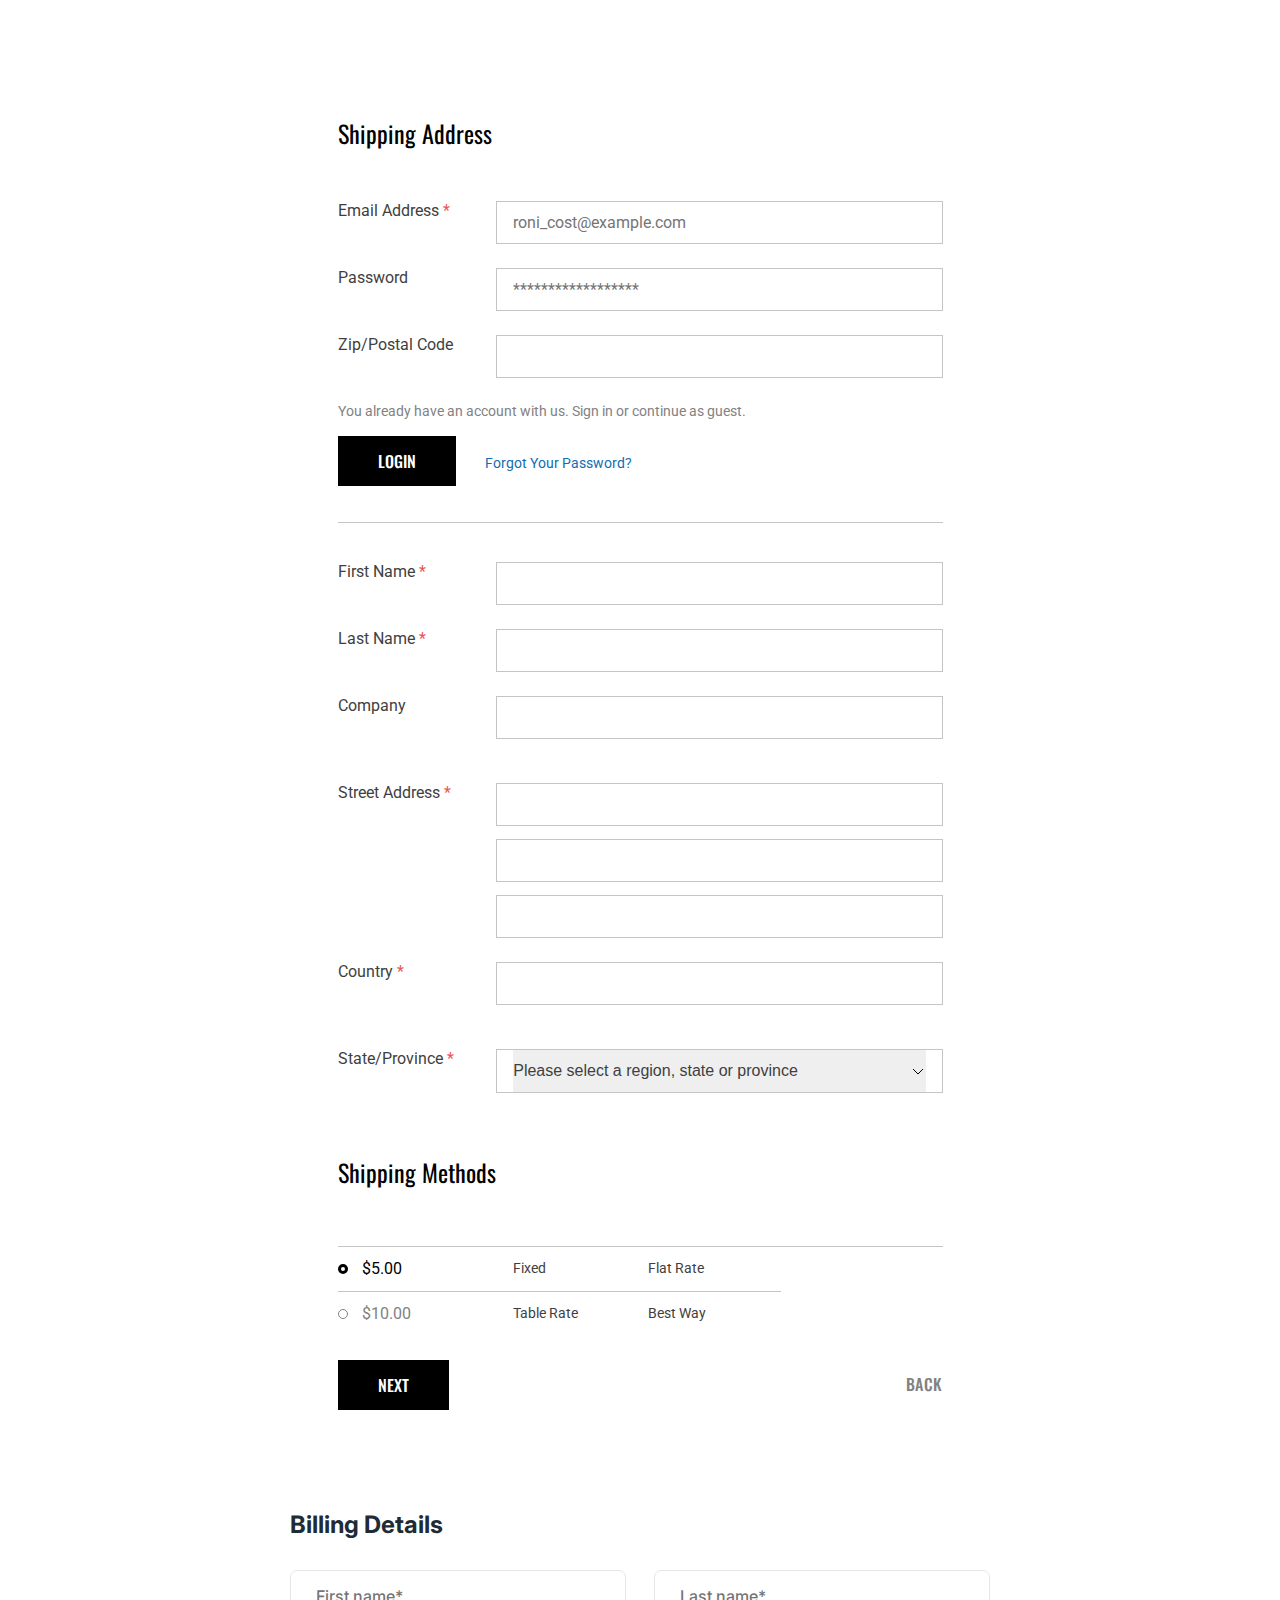
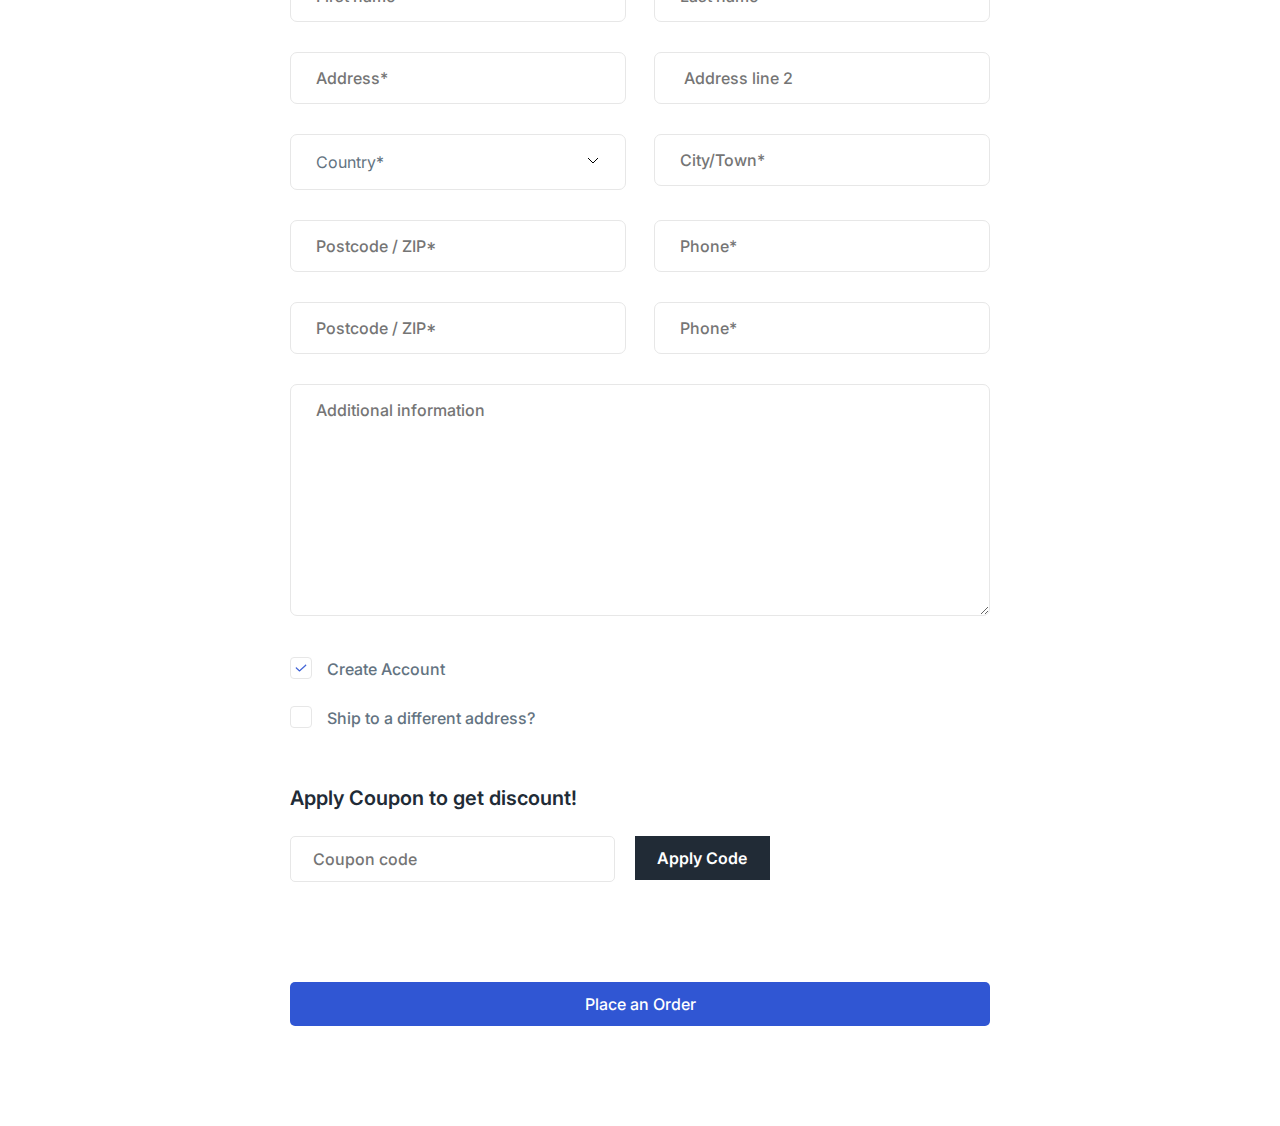
<file: lesson_16/index.html>
<!DOCTYPE html>
<html lang="en">

<head>
	<meta charset="UTF-8">
	<meta http-equiv="X-UA-Compatible" content="IE=edge">
	<meta name="viewport" content="width=device-width, initial-scale=1.0">
	<link href="https://fonts.googleapis.com/css?family=Oswald:200,300,400,500,600,700&display=swap" rel="stylesheet">
	<link href="https://fonts.googleapis.com/css?family=Roboto:100,300,400,500,700&display=swap" rel="stylesheet">
	<link href="https://fonts.googleapis.com/css?family=Inter:400,500,600,700&display=swap" rel="stylesheet">
	<link rel="stylesheet" href="css/style.css">
	<title>Lesson 16</title>
</head>

<body>
	<div class="wrapper">
		<header class="header"></header>
		<main class="page">
			<div class="page__container">
				<div class="page__top-content">
					<div class="page__shipping shipping">
						<h2 class="shipping__title title">Shipping Address</h2>
						<form action="https://jsonplaceholder.typicode.com/posts" method="post" class="shipping__form">
							<div class="shipping__items">
								<div class="shipping__item">
									<label class="shipping__label" for="email-01">Email Address <span>*</span></label>
									<input required class="shipping__input" id="email-01" autocomplete="off"
										placeholder="roni_cost@example.com" name="usermail" type="email">
								</div>
								<div class="shipping__item">
									<label class="shipping__label" for="login-pass">Password</label>
									<input class="shipping__input" id="login-pass" autocomplete="off"
										placeholder="******************" name="userpass" type="password">
								</div>
								<div class="shipping__item">
									<label class="shipping__label" for="password-01">Zip/Postal Code</label>
									<input class="shipping__input" id="password-01" autocomplete="off" name="zip-code"
										type="text">
								</div>
								<div class="shipping__subtitle">
									You already have an account with us. Sign in or continue as guest.
								</div>
								<button type="submit" class="shipping__button button">login</button>
								<a href="#" class="shipping__forgot-pass">Forgot Your Password?</a>
							</div>
						</form>
						<form action="https://jsonplaceholder.typicode.com/posts" method="post"
							class="shipping__address address">
							<div class="address__items address__item--underline">
								<div class="address__item">
									<label class="address__label" for="first-name">First Name <span>*</span></label>
									<input required class="address__input" id="first-name" autocomplete="off" name="firstname"
										type="text">
								</div>
								<div class="address__item">
									<label class="address__label" for="last-name">Last Name <span>*</span></label>
									<input required class="address__input" id="last-name" autocomplete="off" name="last-name"
										type="text">
								</div>
								<div class="address__item">
									<label class="address__label" for="company">Company</label>
									<input class="address__input" id="company" autocomplete="off" name="company" type="text">
								</div>
								<div class="address__item address__item--margin">
									<label class="address__label" for="address">Street Address <span>*</span></label>
									<input required class="address__input" id="address" autocomplete="off" name="address"
										type="text">
								</div>
								<div class="address__item address__item--margin">
									<label class="address__label" for="address00"></label>
									<input class="address__input" id="address00" autocomplete="off" name="address" type="text">
								</div>
								<div class="address__item">
									<label class="address__label" for="address01"></label>
									<input class="address__input" id="address01" autocomplete="off" name="address" type="text">
								</div>
								<div class="address__item">
									<label class="address__label" for="country">Country <span>*</span></label>
									<input required class="address__input" id="country" autocomplete="off" name="country"
										type="text">
								</div>
								<div class="address__item">
									<label class="address__label" for="select-list">State/Province <span>*</span></label>
									<div class="address__select-block">
										<select name="list" id="select-list" class="address__select" required>
											<option value="">Please select a region, state or province</option>
											<option value="Ukraine">Ukraine</option>
											<option value="Poland">Poland</option>
											<option value="Japan">Japan</option>
											<option value="UK">UK</option>
											<option value="USA">USA</option>
										</select>
									</div>
								</div>
							</div>
							<div class="address__methods methods">
								<h2 class="methods__title title">Shipping Methods</h2>
								<div class="methods__groups">
									<div class="methods__group">
										<div class="methods__price">
											<input checked class="methods__input" id="price-5" name="price" value="$5.00"
												type="radio">
											<label class="methods__label" for="price-5">$5.00</label>
										</div>
										<div class="methods__tags">
											<div class="methods__tag">Fixed</div>
											<div class="methods__tag">Flat Rate</div>
										</div>
									</div>
									<div class="methods__group methods__group--underline">
										<div class="methods__price">
											<input class="methods__input" id="price-10" name="price" value="$10.00" type="radio">
											<label class="methods__label" for="price-10">$10.00</label>
										</div>
										<div class="methods__tags">
											<div class="methods__tag">Table Rate</div>
											<div class="methods__tag">Best Way</div>
										</div>
									</div>
								</div>
								<div class="methods__buttons">
									<button class="methods__button button">next</button>
									<button class="methods__button shipping__button--color">Back</button>
								</div>
							</div>
						</form>
					</div>
				</div>
			</div>
		</main>
		<footer class="footer">
			<div class="footer__container">
				<div class="footer__content">
					<div class="footer__title">Billing Details</div>
					<form action="https://jsonplaceholder.typicode.com/posts" method="post" class="footer__form">
						<div class="footer__items">
							<div class="footer__item">
								<input required type="text" autocomplete="off" placeholder="First name*" name="first-name"
									class="footer__input">
							</div>
							<div class="footer__item">
								<input required type="text" autocomplete="off" placeholder="Last name*" name="last-name"
									class="footer__input">
							</div>
							<div class="footer__item">
								<input required type="text" autocomplete="off" placeholder="Address*" name="address"
									class="footer__input">
							</div>
							<div class="footer__item">
								<input type="text" autocomplete="off" placeholder=" Address line 2" name="address"
									class="footer__input">
							</div>
							<div class="footer__item">
								<div class="footer__select-block">
									<select name="footer-list" class="footer__select" required>
										<option selected value="">Country*</option>
										<option value="Ukraine">Ukraine</option>
										<option value="Poland">Poland</option>
										<option value="Japan">Japan</option>
										<option value="UK">UK</option>
										<option value="USA">USA</option>
									</select>
								</div>
							</div>
							<div class="footer__item">
								<input required type="text" autocomplete="off" placeholder="City/Town*" name="city-town"
									class="footer__input">
							</div>
							<div class="footer__item">
								<input required type="text" autocomplete="off" placeholder="Postcode / ZIP*" name="postcode"
									class="footer__input">
							</div>
							<div class="footer__item">
								<input required type="tel" autocomplete="off" minlength="9" placeholder="Phone*" name="phone"
									class="footer__input">
							</div>
							<div class="footer__item">
								<input required type="text" autocomplete="off" placeholder="Postcode / ZIP*" name="postcode"
									class="footer__input">
							</div>
							<div class="footer__item">
								<input required type="tel" autocomplete="off" minlength="9" placeholder="Phone*" name="phone"
									class="footer__input">
							</div>
						</div>
						<div class="footer__text-area">
							<textarea placeholder="Additional information" name="text" id="#" cols="30" rows="10"></textarea>
						</div>
						<div class="footer__checkbox checkbox">
							<div class="checkbox__item">
								<input checked class="checkbox__input" id="c-account" type="checkbox" name="create account">
								<label class="checkbox__label" for="c-account">Create Account</label>
							</div>
							<div class="checkbox__item">
								<input class="checkbox__input" id="s-address" type="checkbox" name="different address">
								<label class="checkbox__label" for="s-address">Ship to a different address?</label>
							</div>
						</div>
						<h3 class="footer__discount-title">Apply Coupon to get discount!</h3>
						<div class="footer__discount-item item-discount">
							<input class="item-discount__input" placeholder="Coupon code" name="discount" type="text">
							<button class="item-discount__button" type="button">Apply Code</button>
						</div>
						<button class="footer__button" name="order" type="submit">Place an Order</button>
					</form>
				</div>
			</div>
		</footer>
	</div>
</body>

</html>
</file>
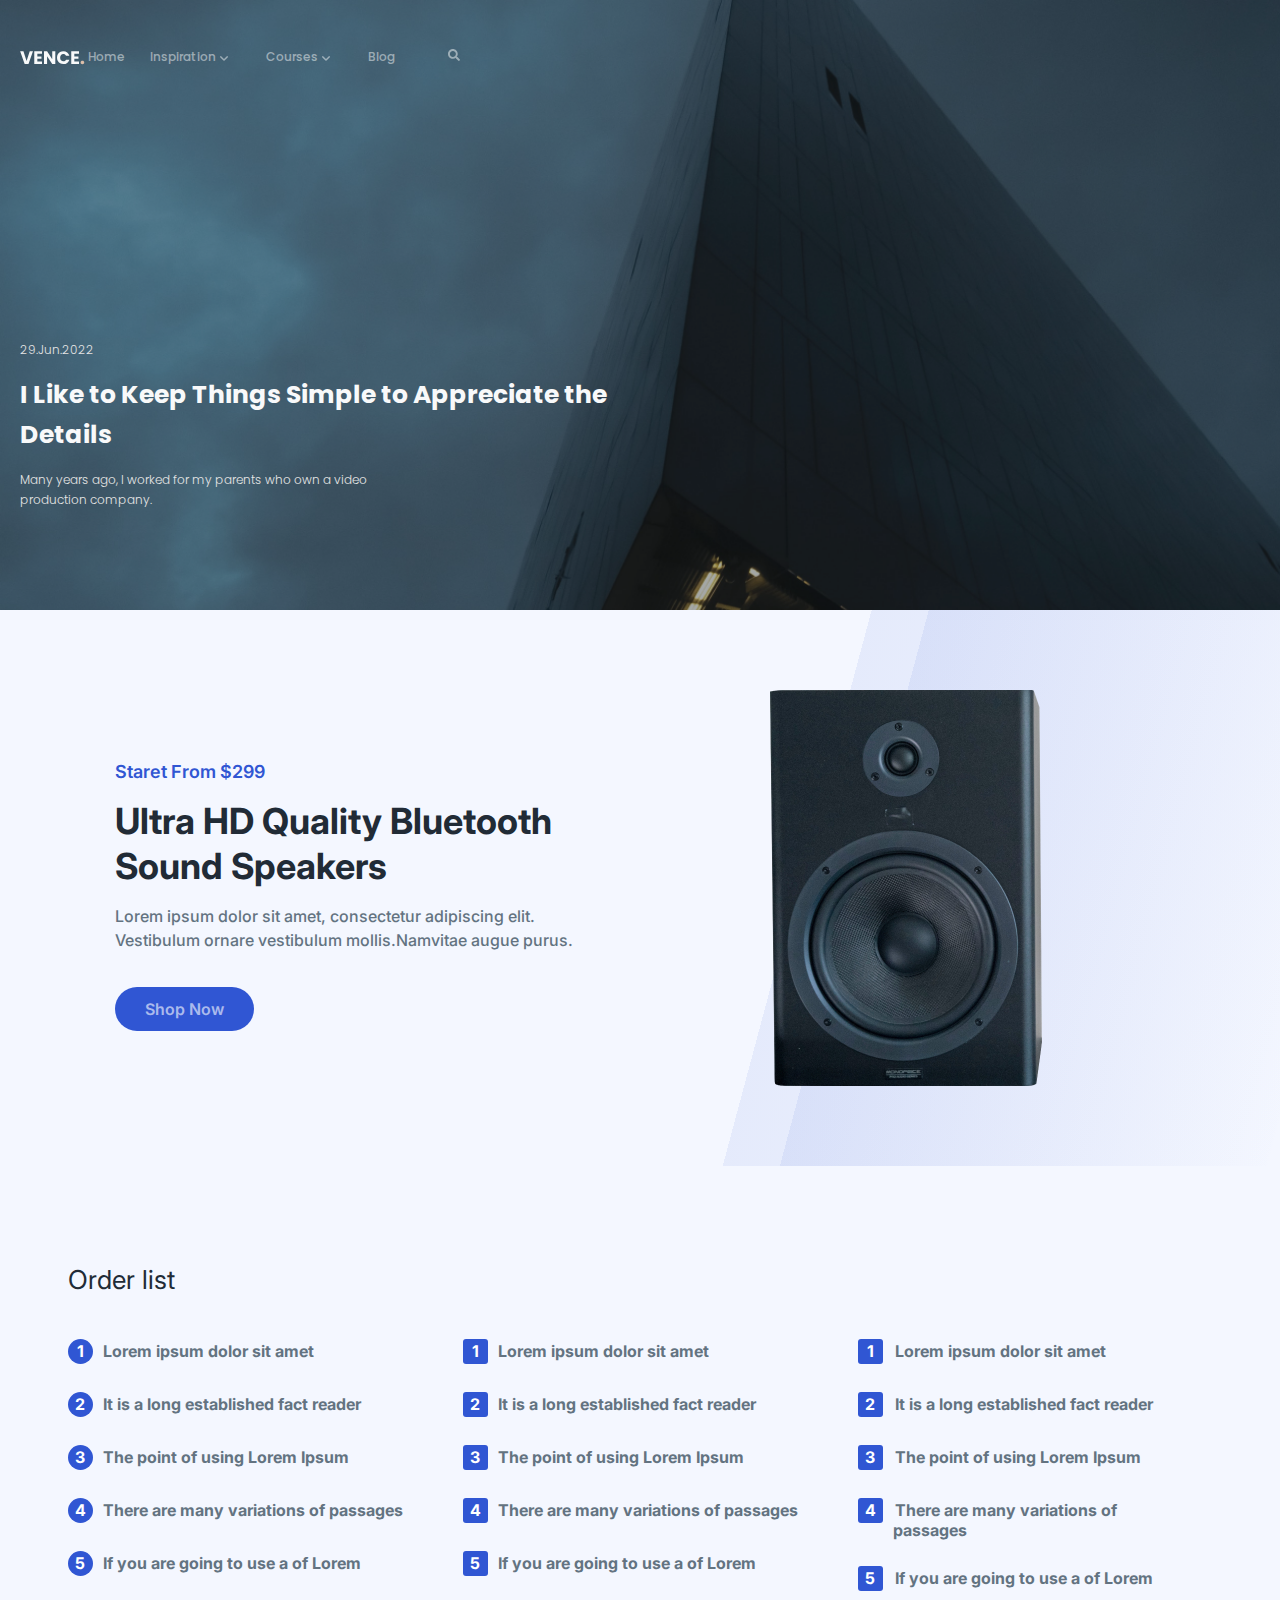
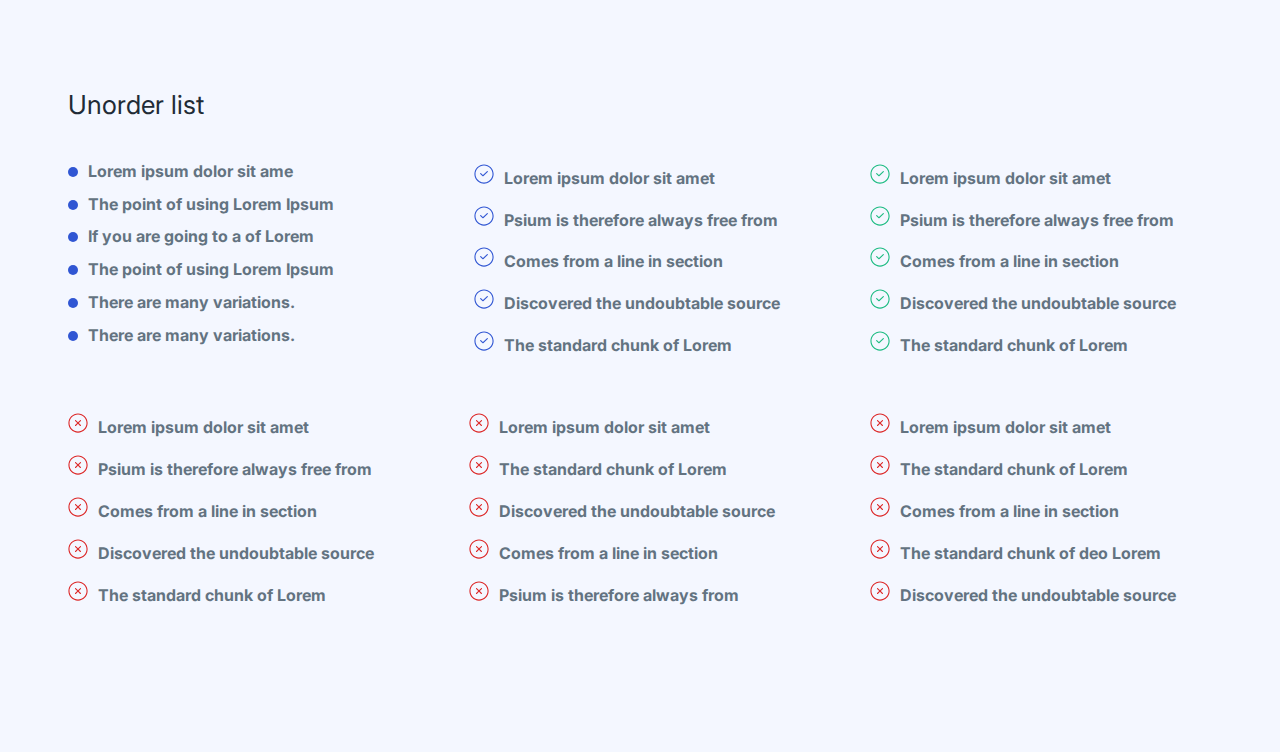
<file: lesson_8/index.html>
<!DOCTYPE html>
<html lang="en">

<head>
	<meta charset="UTF-8">
	<meta http-equiv="X-UA-Compatible" content="IE=edge">
	<meta name="viewport" content="width=device-width, initial-scale=1.0">
	<link href="https://fonts.googleapis.com/css?family=Poppins:300,500,700&display=swap" rel="stylesheet">
	<link href="https://fonts.googleapis.com/css?family=Inter:400,500,600,700&display=swap" rel="stylesheet">
	<link rel="stylesheet" href="css/style.css">
	<title>Lesson8</title>
</head>

<body>
	<header>
		<div class="header">
			<div class="header__conteiner">
				<div class="nav-menu">
					<a class="header-logo" href="#">
						<img class="header-logo" src="img/icons/logo.svg" alt="logo">
					</a>
					<ul class="menu-link">
						<li>
							<a href="#">Home</a>
						</li>
						<li>
							<a href="#">Inspiration</a>
						</li>
						<li>
							<a href="#">Courses</a>
						</li>
						<li>
							<a href="#">Blog</a>
						</li>
					</ul>
					<a class="header-search" href="#">
						<span></span>
					</a>
				</div>
				<div class="nav-content">
					<span>29.Jun.2022</span>
					<h1>I Like to Keep Things Simple to Appreciate the Details</h1>
					<p>
						Many years ago, I worked for my parents who own a video production company.
					</p>
				</div>
			</div>
		</div>
	</header>
	<main>
		<div class="main">
			<div class="main__conteiner">
				<div class="block-text__conteiner">
					<div class="block-text">
						<span>Staret From $299</span>
						<h2>Ultra HD Quality Bluetooth Sound Speakers</h2>
						<p>
							Lorem ipsum dolor sit amet, consectetur adipiscing elit. Vestibulum ornare vestibulum
							mollis.Namvitae augue purus.
						</p>
						<a href="#" target="_blank" class="main__button">Shop Now</a>
					</div>
				</div>
				<div class="speaker__conteiner">
					<div class="speaker-image">
						<img src="img/speaker.png" alt="speaker">
					</div>
				</div>
			</div>
		</div>
	</main>
	<footer>
		<div class="footer">
			<div class="footer__conteiner">
				<div class="footer-tittle">
					<h2>Order list</h2>
				</div>
				<div class="footer-list1">
					<ol class="list__circle-number">
						<li>Lorem ipsum dolor sit amet</li>
						<li>It is a long established fact reader</li>
						<li>The point of using Lorem Ipsum </li>
						<li>There are many variations of passages</li>
						<li>If you are going to use a of Lorem</li>
					</ol>
					<ol class="list__rectangle-number">
						<li>Lorem ipsum dolor sit amet</li>
						<li>It is a long established fact reader</li>
						<li>The point of using Lorem Ipsum </li>
						<li>There are many variations of passages</li>
						<li>If you are going to use a of Lorem</li>
					</ol>
					<ol class="list__rubi-number">
						<li>Lorem ipsum dolor sit amet</li>
						<li>It is a long established fact reader</li>
						<li>The point of using Lorem Ipsum </li>
						<li>There are many variations of passages</li>
						<li>If you are going to use a of Lorem</li>
					</ol>
				</div>
				<div class="footer-tittle01">
					<h2>Unorder list</h2>
				</div>
				<div class="footer-list2">
					<ul class="list__point-blue">
						<li>Lorem ipsum dolor sit ame</li>
						<li>The point of using Lorem Ipsum</li>
						<li>If you are going to a of Lorem</li>
						<li>The point of using Lorem Ipsum</li>
						<li>There are many variations.</li>
						<li>There are many variations.</li>
					</ul>
					<ul class="list__check-blue">
						<li>Lorem ipsum dolor sit amet</li>
						<li>Psium is therefore always free from</li>
						<li>Comes from a line in section</li>
						<li>Discovered the undoubtable source</li>
						<li>The standard chunk of Lorem</li>
					</ul>
					<ul class="list__check-green">
						<li>Lorem ipsum dolor sit amet</li>
						<li>Psium is therefore always free from</li>
						<li>Comes from a line in section</li>
						<li>Discovered the undoubtable source</li>
						<li>The standard chunk of Lorem</li>
					</ul>
				</div>
				<div class="footer-list3">
					<ul class="list__cancel-red">
						<li>Lorem ipsum dolor sit amet</li>
						<li>Psium is therefore always free from</li>
						<li>Comes from a line in section</li>
						<li>Discovered the undoubtable source</li>
						<li>The standard chunk of Lorem</li>
					</ul>
					<ul class="list__arrow-blue">
						<li>Lorem ipsum dolor sit amet</li>
						<li>The standard chunk of Lorem</li>
						<li>Discovered the undoubtable source</li>
						<li>Comes from a line in section</li>
						<li>Psium is therefore always from</li>
					</ul>
					<ul class="list__star-blue">
						<li>Lorem ipsum dolor sit amet</li>
						<li>The standard chunk of Lorem</li>
						<li>Comes from a line in section</li>
						<li>The standard chunk of deo Lorem</li>
						<li>Discovered the undoubtable source</li>
					</ul>
				</div>
			</div>
		</div>
	</footer>
</body>

</html>
</file>
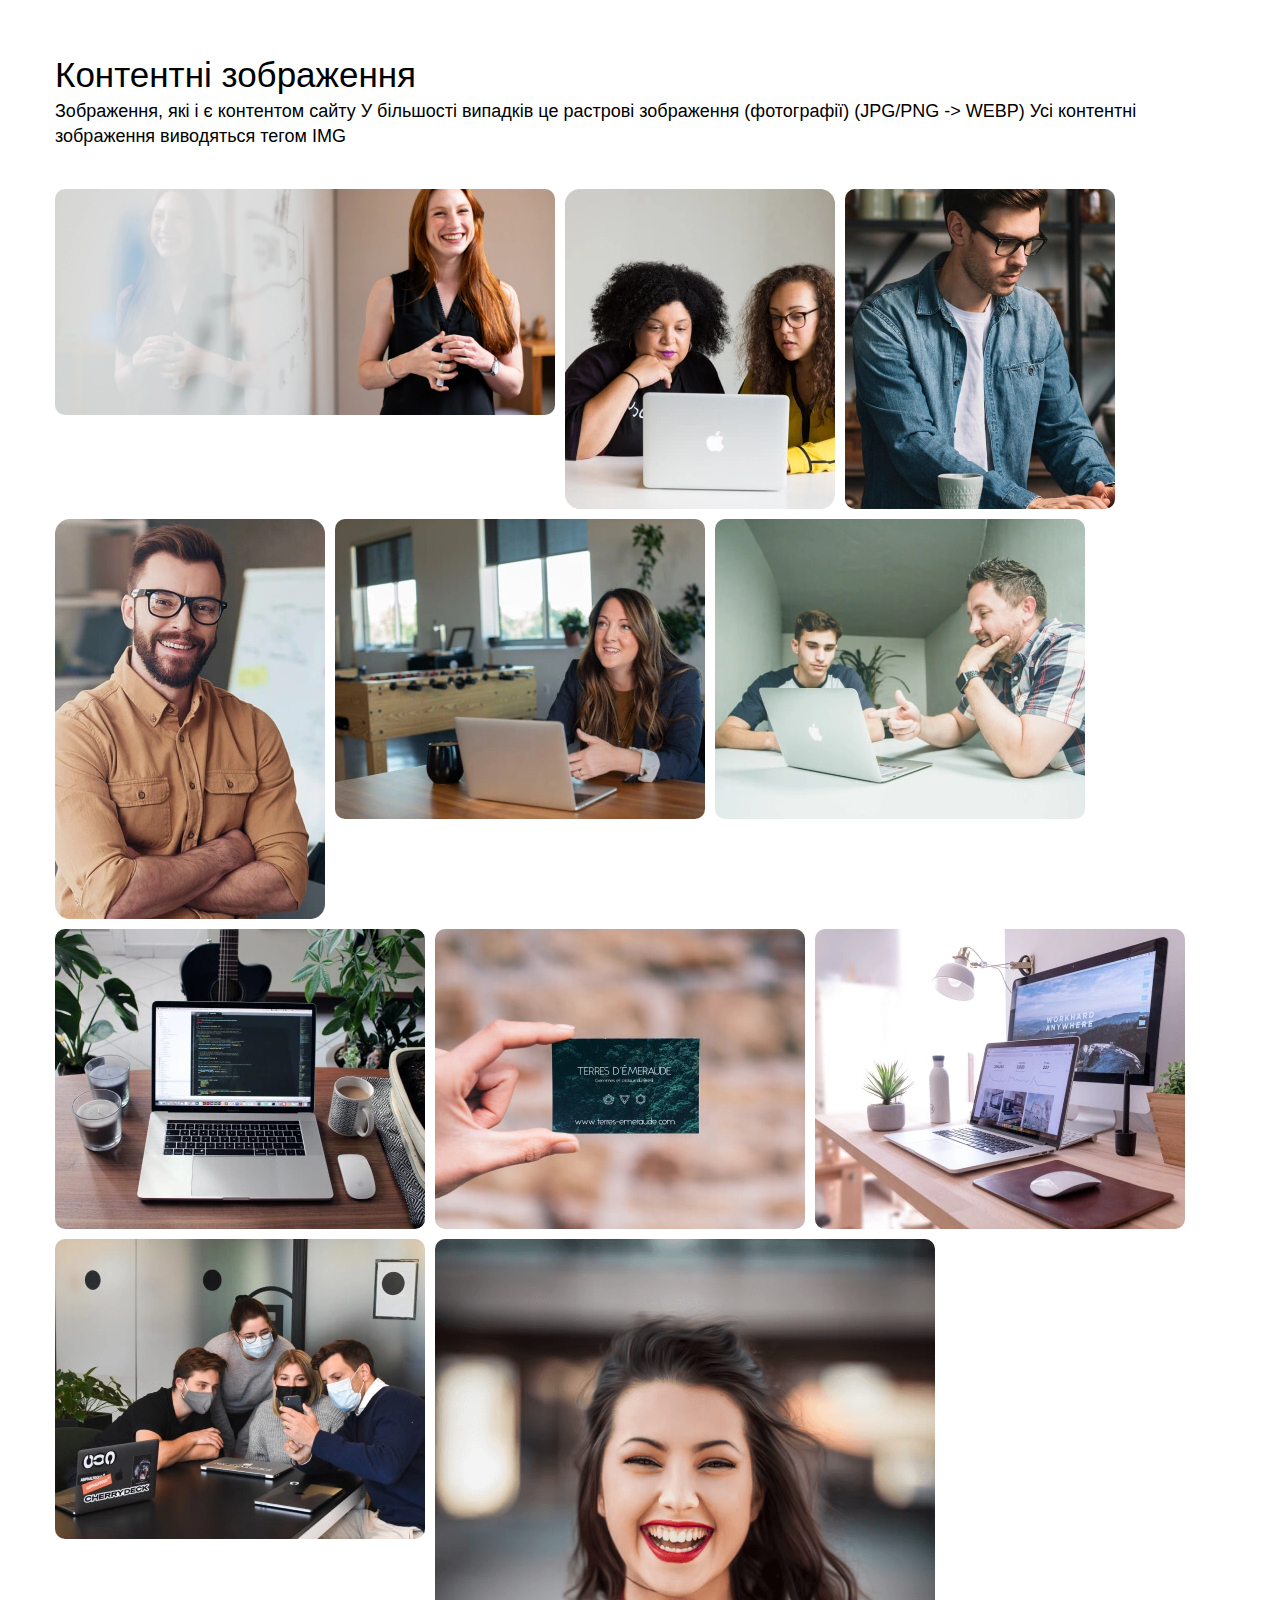
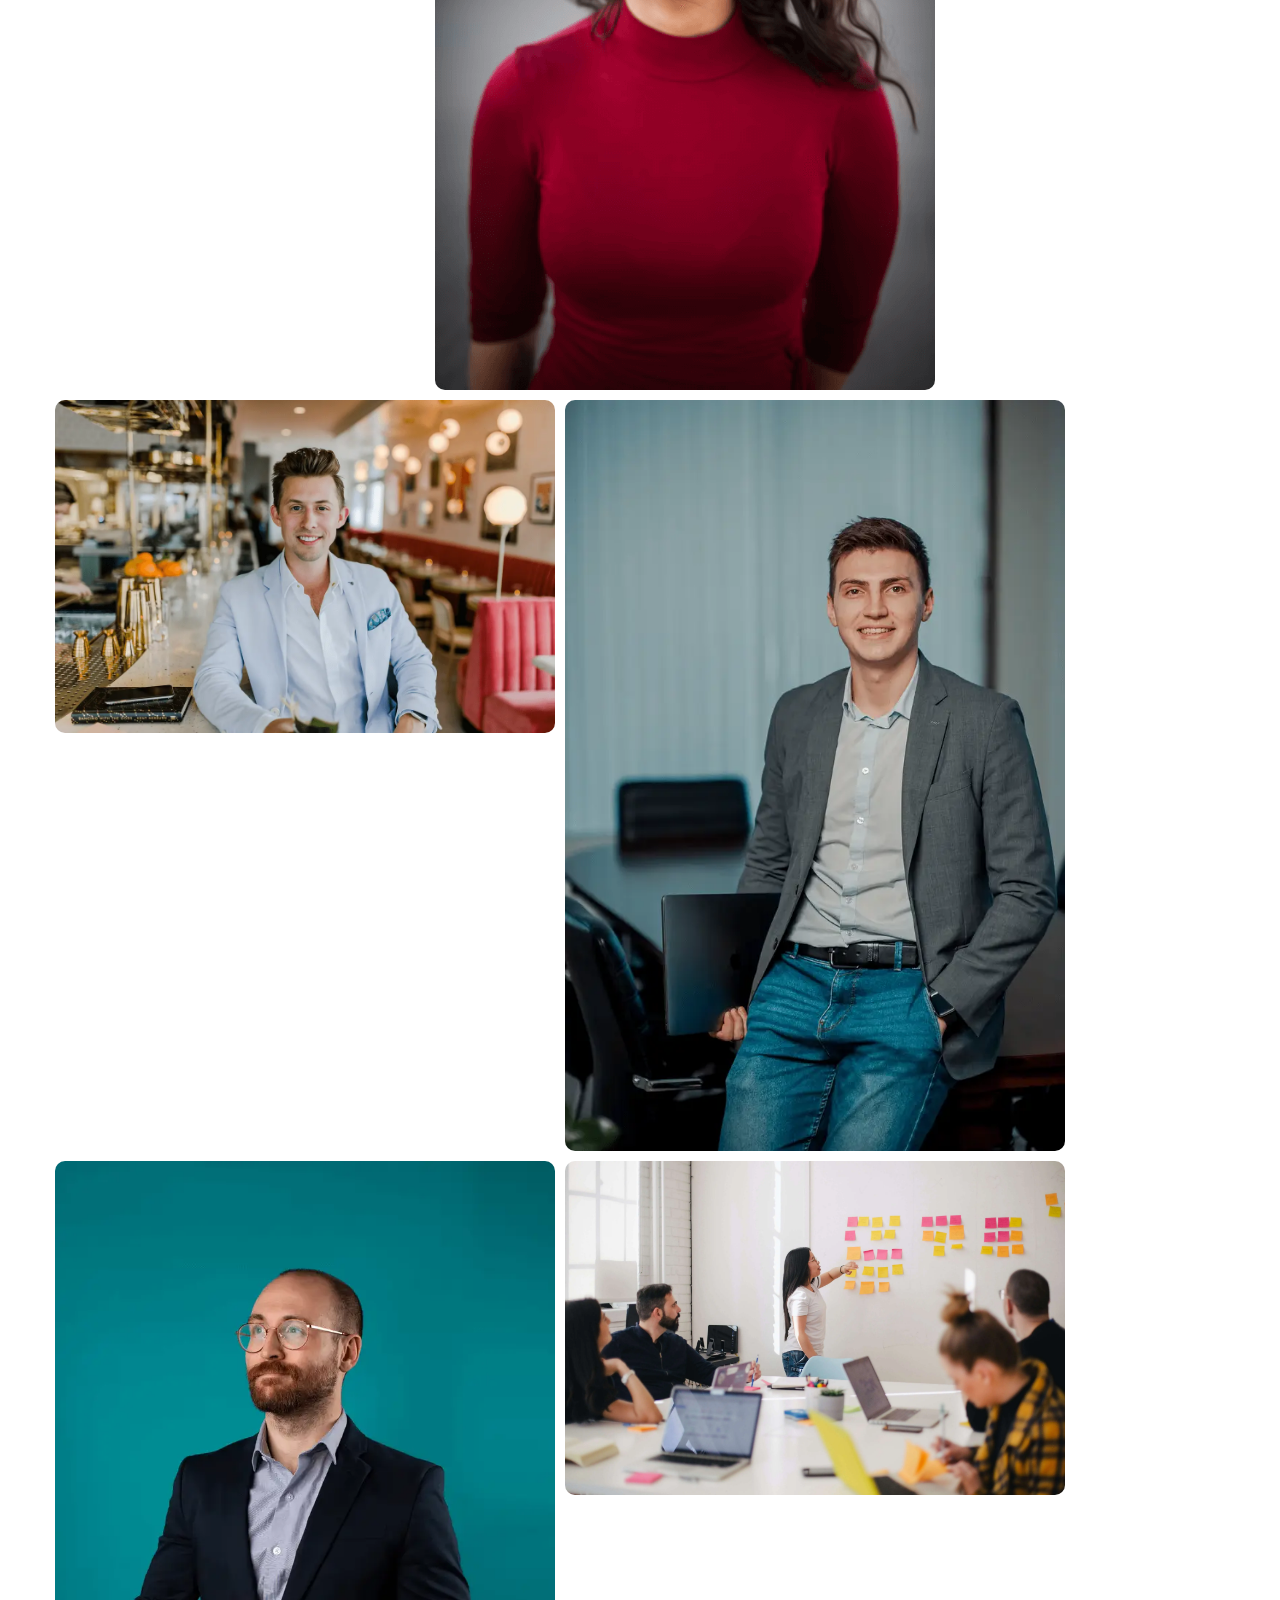
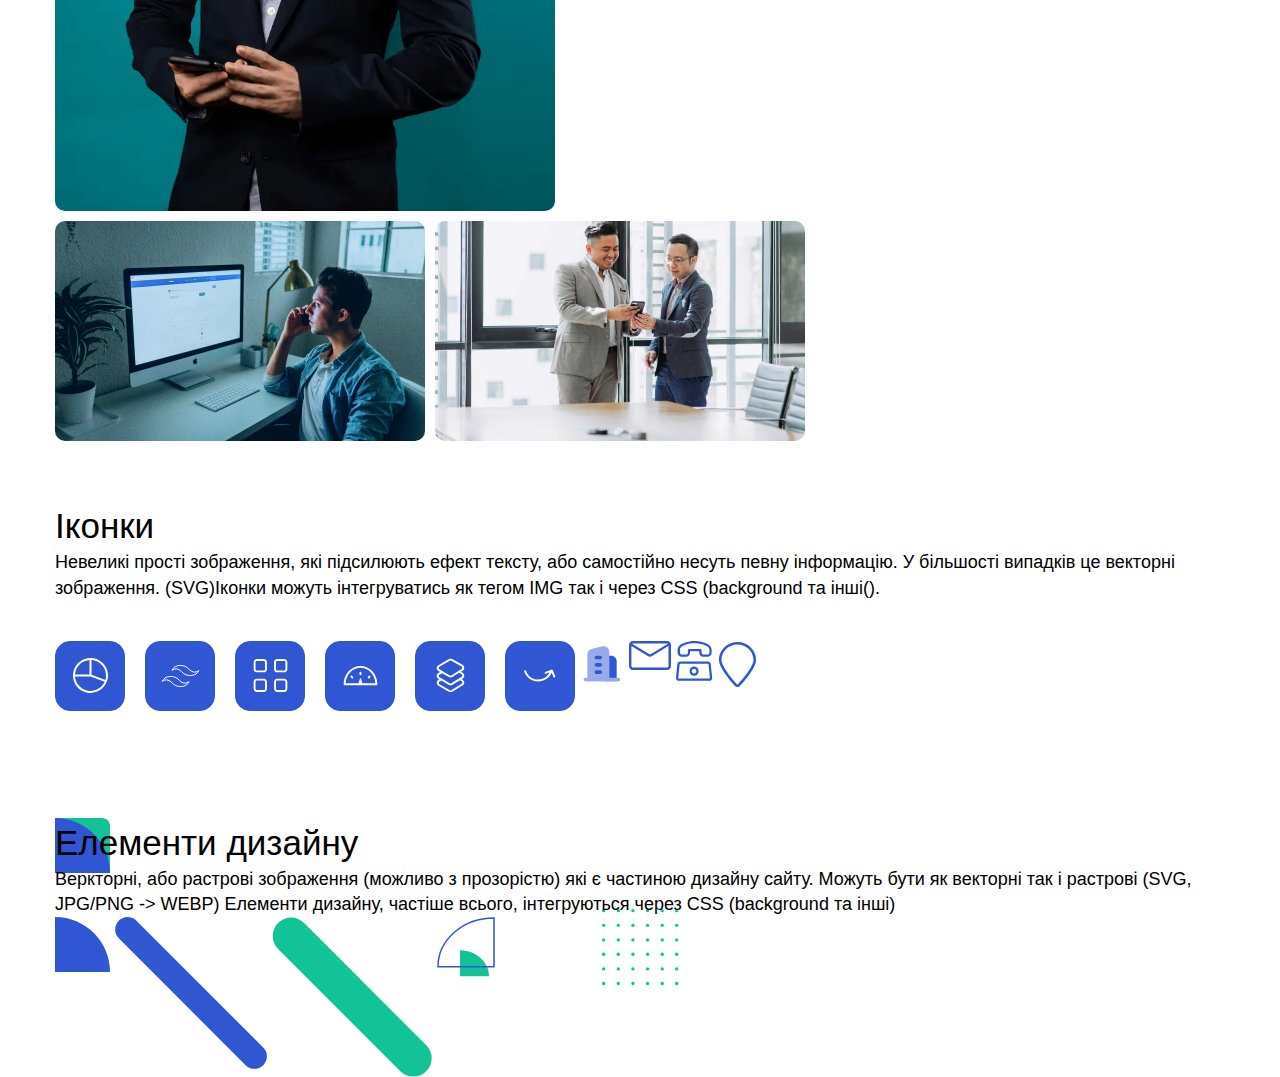
<file: lesson_9/index.html>
<!DOCTYPE html>
<html lang="zxx">

<head>
	<meta charset="UTF-8">
	<meta http-equiv="X-UA-Compatible" content="IE=edge">
	<meta name="viewport" content="width=device-width, initial-scale=1.0">
	<link rel="stylesheet" href="css/style.css">
	<title>Lesson 9</title>
</head>

<body>
	<header></header>
	<main>
		<div class="page">
			<div class="page__container">
				<div class="page__content-images">
					<h2>
						Контентні зображення
					</h2>
					<p>
						Зображення, які і є контентом сайту
						У більшості випадків це растрові зображення (фотографії)
						(JPG/PNG -> WEBP)
						Усі контентні зображення виводяться тегом IMG
					</p>
					<img src="img/content_images/image01.webp" alt="image">
					<img src="img/content_images/image02.webp" alt="image">
					<img src="img/content_images/image03.webp" alt="image">
					<img src="img/content_images/image04.webp" alt="image">
					<img src="img/content_images/image05.webp" alt="image">
					<img src="img/content_images/image06.webp" alt="image">
					<img src="img/content_images/image07.webp" alt="image">
					<img src="img/content_images/image08.webp" alt="image">
					<img src="img/content_images/image09.webp" alt="image">
					<img src="img/content_images/image10.webp" alt="image">
					<img src="img/content_images/image11.webp" alt="image">
					<img src="img/content_images/image12.webp" alt="image">
					<img src="img/content_images/image13.webp" alt="image">
					<img src="img/content_images/image14.webp" alt="image">
					<img src="img/content_images/image15.webp" alt="image">
					<img src="img/content_images/image16.webp" alt="image">
					<img src="img/content_images/image17.webp" alt="image">
				</div>
				<div class="page__icons">
					<h2>
						Іконки
					</h2>
					<p>
						Невеликі прості зображення, які підсилюють ефект тексту, або самостійно несуть певну
						інформацію. У більшості випадків це векторні зображення. (SVG)Іконки можуть інтегруватись як тегом IMG
						так і через CSS (background та інші().
					</p>
					<ul class="page__icons-list">
						<li></li>
						<li></li>
						<li></li>
						<li></li>
						<li></li>
						<li></li>
					</ul>
					<img src="img/icons/building.svg" alt="logo">
					<img src="img/icons/Vector.svg" alt="icon">
					<img src="img/icons/vector02.svg" alt="icon">
					<img src="img/icons/vector03.svg" alt="icon">
				</div>
				<div class="page__elements-design">
					<h2>
						Елементи дизайну
					</h2>
					<p>
						Веркторні, або растрові зображення (можливо з прозорістю) які є частиною дизайну сайту.
						Можуть бути як векторні так і растрові
						(SVG, JPG/PNG -> WEBP)
						Елементи дизайну, частіше всього, інтегруються через CSS (background та інші)
					</p>
					<img src="img/elements_design/oval.svg" alt="oval">
					<img src="img/elements_design/rectangle01.svg" alt="icon">
					<img src="img/elements_design/rectangle02.svg" alt="icon">
					<img src="img/elements_design/shape.svg" alt="icon">
				</div>
			</div>
		</div>
	</main>
	<footer></footer>
</body>

</html>
</file>
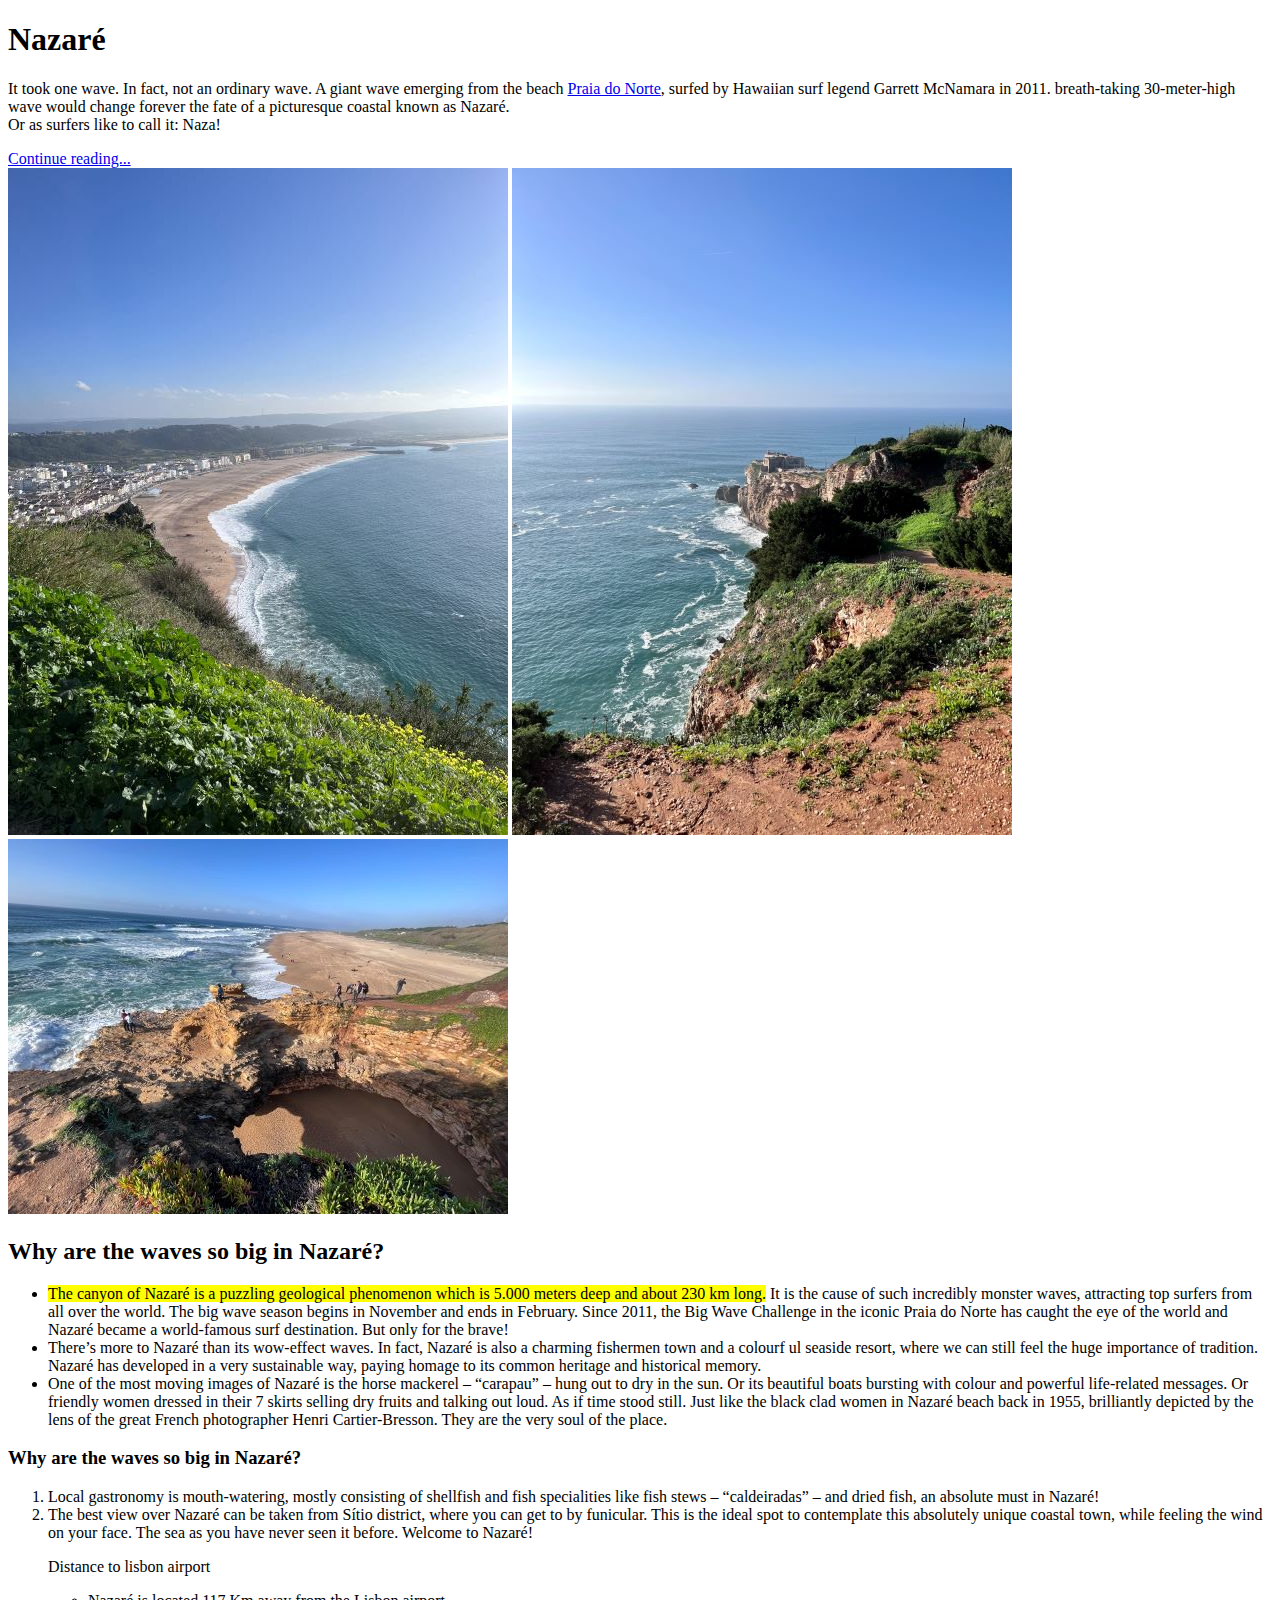
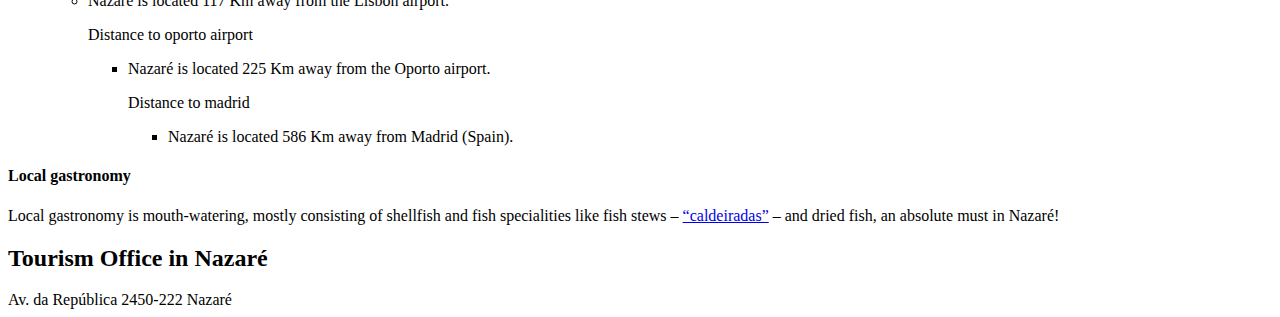
<file: lesson_2/lesson_2/index.html>
<!DOCTYPE html>
<html lang="en">

<head>
	<meta charset="UTF-8">
	<meta name="viewport" content="width=device-width, initial-scale=1.0">
	<title>Nazaré</title>
</head>

<body>
	<header class="header">
		<h1 class="nazare">Nazaré</h1>
		<p class="paragraf_1">
			It took one wave. In fact, not an ordinary wave. A giant wave emerging from the beach <a target="_blank"
				href="https://praiadonortenazare.pt/">Praia do Norte</a>, surfed by
			Hawaiian surf legend Garrett McNamara in 2011. breath-taking 30-meter-high wave would change
			forever the
			fate of a picturesque coastal known as Nazaré. <br> Or as surfers like to call it: Naza!</p>
		<a class="link" href="#waves-1">Continue reading...</a>
	</header>
	<main class="main">
		<img src="img/IMG-1310.jpg" alt="nazare" class="nazare_photo_1">
		<img src="img/IMG-1314.jpg" alt="nazare" class="nazare_photo_2">
		<img src="img/IMG-1376.jpg" alt="nazare" class="nazare_photo_3">
		<h2 class="waves_nazare" id="waves-1">Why are the waves so big in Nazaré?</h2>
		<ul class="why_nazare">
			<li class="nazare_1"><mark>The canyon of Nazaré is a puzzling geological phenomenon which is 5.000 meters
					deep and about 230 km long.</mark> It is the cause of such incredibly monster waves, attracting top
				surfers from all over
				the world. The big wave season begins in November and ends in February. Since 2011, the Big Wave Challenge
				in the iconic Praia do Norte has caught the eye of the world and Nazaré became a world-famous surf
				destination. But only for the brave!</li>
			<li class="nazare_1">There’s more to Nazaré than its wow-effect waves. In fact, Nazaré is also a charming
				fishermen town and a colourf ul seaside resort, where we can still feel the huge importance of tradition.
				Nazaré has developed in a very sustainable way, paying homage to its common heritage and historical memory.
			</li>
			<li class="nazare_1">One of the most moving images of Nazaré is the horse mackerel – “carapau” – hung out to
				dry in the sun. Or its beautiful boats bursting with colour and powerful life-related messages. Or friendly
				women dressed in their 7 skirts selling dry fruits and talking out loud. As if time stood still. Just like
				the black clad women in Nazaré beach back in 1955, brilliantly depicted by the lens of the great French
				photographer Henri Cartier-Bresson. They are the very soul of the place.</li>
		</ul>
		<h3 class="waves_nazare_1">Why are the waves so big in Nazaré?</h3>
		<ol class="nazare_list">
			<li class="nazare_1">Local gastronomy is mouth-watering, mostly consisting of shellfish and fish specialities
				like fish stews – “caldeiradas” – and dried fish, an absolute must in Nazaré!</li>
			<li class="nazare_1">The best view over Nazaré can be taken from Sítio district, where you can get to by
				funicular. This is the ideal spot to contemplate this absolutely unique coastal town, while feeling the wind
				on your face. The sea as you have never seen it before. Welcome to Nazaré!
				<p class="distance">Distance to lisbon airport</p>
				<ul class="lisbon">
					<li class="distance">Nazaré is located 117 Km away from the Lisbon airport.
						<p class="distance">Distance to oporto airport</p>
						<ul class="oporto">
							<li class="distance">Nazaré is located 225 Km away from the Oporto airport.
								<p class="distance">Distance to madrid</p>
								<ul class="madrid">
									<li class="distance">Nazaré is located 586 Km away from Madrid (Spain).</li>
								</ul>
							</li>
						</ul>
					</li>
				</ul>
			</li>
		</ol>
		<h4 class="waves_nazare_2">Local gastronomy</h4>
		<span class="gastronomy">Local gastronomy is mouth-watering, mostly consisting of shellfish and fish specialities
			like fish stews – <a target="_blank" href="https://www.apitadadopai.com/caldeirada-de-peixe/">“caldeiradas”</a>
			– and dried fish, an absolute must in Nazaré!</span>
	</main>
	<footer class="footer">
		<h2 class="office">Tourism Office in Nazaré</h2>
		<span class="contact_office">Av. da República</span>
		<span class="contact office">2450-222 Nazaré</span>
	</footer>
</body>

</html>
</file>
<file: LandingPageInteriorDesignStudio/css/style.css>
@import url(reset.css);
@import url(common.css);
@import url(stylesheet.css);


/* ----------------- */


body {
	font-family: 'Gilroy', sans-serif;
	font-size: 16px;
	line-height: 1.68;
	font-weight: 400;
	color: #161616;
}

.wrapper {
	overflow: clip;
	min-height: 100%;
	display: flex;
	flex-direction: column;
}

.wrapper>main {
	flex-grow: 1;
}

[class*="__container"] {
	max-width: 1200px;
	padding-left: 15px;
	padding-right: 15px;
	margin: 0 auto;
}

/* ----------------- */

.header {
	position: fixed;
	width: 100%;
	top: 0;
	left: 0;
	z-index: 50;
	font-weight: 500;
	color: #352C2C;
	line-height: 1.25;
}

.header__container {
	display: flex;
	align-items: center;
	min-height: 100px;
}

.header__logo {
	flex: 0 1 130px;
	align-self: center;
	margin-right: 68px;
}


.header__menu {
	flex: 1 1 auto;
	margin-right: 5px;
}

.menu {}

.menu__list {
	display: flex;
	flex-wrap: wrap;
	column-gap: 48.5px;
}

.menu__item {}

.menu__link {
	display: block;
	position: relative;
}

.menu__link::after {
	content: "";
	position: absolute;
	bottom: 0;
	left: 0;
	width: 100%;
	height: 2px;
	background-color: #D3A265;
	transform: scaleX(0);
	transform-origin: bottom right;
	transition: transform 0.25s ease-out;
}

.menu__link:hover::after {
	transform: scaleX(1);
	transform-origin: bottom left;
}

.header__info {
	display: flex;
	gap: 45px;
}

.header__number {}

.header__select-block {
	appearance: none;
	cursor: pointer;
	position: relative;
}

.header__select-block::after {
	content: "";
	position: absolute;
	top: 40%;
	right: 0;
	background: url("../img/icon.svg") no-repeat;
	width: 12px;
	height: 6px;
}

.header__select {
	appearance: none;
	cursor: pointer;
	width: 100%;
	color: #3F3F3F;
	font-size: 16px;
	font-weight: 500;
	padding-right: 10px;
	margin-right: 10px;
}

.header__select:focus-visible {
	outline: 1px solid rgba(196, 196, 196, 0.1);
}

/* ----------------- */


/* ----------------- */
/* ----------------- */
/* ----------------- */


.page {}


@media (min-width: 767px) {
	.top-section {
		display: flex;
		justify-content: space-between;
	}
}

.top-section__content {
	flex: 0 0 100%;
	display: flex;
}

.top-section__container {
	display: flex;
	align-items: center;
	background-color: #b4aeae;
}

.top-section__body {}

@media (min-width: 767px) {
	.top-section__body {
		width: 48.717949%;
		/* 570/1170 */
		/* 570/1170 */
	}
}

.top-section__title {
	font-family: 'BN Chester', sans-serif;
	font-size: 66px;
	font-weight: 400;
	line-height: 1;
	color: #3D3737;
}

.top-section__title:not(:last-child) {
	margin-bottom: 32px;
}

.top-section__text {}

.top-section__text:not(:last-child) {
	margin-bottom: 32px;
}

.top-section__button {}

.top-section__image img {
	max-width: 100%;
}

@media (min-width: 767px) {
	.top-section__image {
		flex: 0 0 48.9999%;
		/* 570/1170 */
		/* 570/1170 */
		transform: translate(-100%, 0px);
		padding-bottom: 52.1%;
		position: relative;
	}

	.top-section__image img {
		position: absolute;
		top: 0;
		left: 0;
		width: 100%;
		height: 100%;
		object-fit: cover;
	}
}
</file>
<file: lesson_10/css/style.css>
@import url("reset.css");
@import url("common.css");


body {
	font-family: "Poppins", sans-serif;
	font-size: 16px;
	font-weight: 500;
	color: #212529;
	line-height: 1.56;
}

[class*=__container] {
	max-width: 1270px;
	margin: 0 auto;
	padding: 0 15px;
}
</file>
<file: lesson_11/css/style.css>
@import url(reset.css);



body {
	font-family: "Inter", sans-serif;
	font-size: 16px;
	font-weight: 600;
	color: #212B36;
	line-height: 1.18;
}

.wrapper {
	overflow: clip;
	min-height: 100%;
}

[class*="__container"] {
	max-width: 1200px;
	padding-left: 15px;
	padding-right: 15px;
	margin: 0 auto;
}

.wrapper__header {
	position: fixed;
	top: 0;
	left: 0;
	width: 100%;
	z-index: 10;
	background-color: #FFFFFF;
}

.header__logo {
	display: inline-block;
	vertical-align: middle;
	margin-right: 65px;
	padding-top: 30px;
	padding-bottom: 30px;

}

.header__menu {
	margin-right: 140px;
}

.menu {
	display: inline-block;
	vertical-align: middle;
}

.menu__item {
	display: inline-block;
	vertical-align: middle;
	padding-top: 30px;
	padding-bottom: 30px;
}

.menu__item--parent {
	position: relative;
}

.menu__item--parent .menu__link {
	position: relative;
	padding-right: 36px;
}

.menu__item--parent:hover .menu__link {
	background: #F4F7FF;
	border-radius: 5px;
	color: #212B36;
}

.menu__item--parent::after {
	content: "";
	position: absolute;
	top: 50%;
	right: 13px;
	width: 10px;
	height: 6px;
	background: url("../img/arrow.svg") 0 0 / 100% no-repeat;
	margin-top: -2px;
}

.menu__item--parent:hover .sub-menu {
	visibility: visible;
	opacity: 1;
}

.menu__link {
	display: inline-block;
	padding: 8px 17px;
}

.menu__link:hover {
	color: #3056D3;
}

.sub-menu {
	display: inline-block;
	position: absolute;
	top: 102%;
	left: 0;
	width: 180px;
	background-color: #fff;
	border: 1px solid #E7E7E7;
	border-radius: 5px;
	color: #637381;
	visibility: hidden;
	opacity: 0;
}

.sub-menu__list {
	max-width: 180px;
	padding: 22px 0;
	position: relative;
}

.sub-menu__item :hover {
	color: #3056D3;
}

.sub-menu__list::before {
	content: "";
	position: absolute;
	left: 10px;
	top: -10px;
	width: 0;
	height: 0;
	border-radius: 3px;
	border-left: 10px solid transparent;
	border-right: 10px solid transparent;
	border-bottom: 10px solid #E7E7E7;

}

.sub-menu__item {
	padding: 0 24px;
}

.sub-menu__item:not(:last-child) {
	margin-bottom: 13px;
}

.sub-menu__link {
	color: #637381;
	display: block;
	font-size: 16px;
	line-height: 1.5;
	font-weight: 500;
	position: relative;
}

.sub-menu__item--parent {
	display: block;
	position: relative;
}

.sub-menu__item--parent .sub-menu__link::after {
	content: "";
	position: absolute;
	top: 50%;
	right: 0px;
	width: 10px;
	height: 6px;
	background: url("../img/arrow.svg") 0 0 / 100% no-repeat;
	transform: rotate(-90deg);
	margin-top: -2px;
}

.sub-menu__item--parent:hover .sub-content {
	visibility: visible;
	opacity: 1;
}

.sub-menu__item--parent:hover .sub-content__item {
	color: #637381;
}


.sub-content {
	position: absolute;
	top: 0px;
	left: 100%;
	width: 680px;
	background-color: #FFFFFF;
	border: 0.5px solid #E7E7E7;
	border-radius: 5px;
	color: #637381;
	visibility: hidden;
	opacity: 0;
	padding: 30px;
	margin-left: 2px;

}

.sub-content__column {
	display: inline-block;
	vertical-align: top;
}

.sub-content__column:not(:last-child) {
	margin-right: 80px;
}

.sub-content__title {
	color: #212b36;
	line-height: 1.5;
}

.sub-content__title:not(:last-child) {
	margin-bottom: 20px;
}

.sub-content__item:not(:last-child) {
	margin-bottom: 12px;
}

.sub-content__link {
	font-weight: 500;
	line-height: 1.5;
}

.sub-content__banner {
	width: 220px;
	font-size: 0;
	background: rgba(205, 131, 90, 0.65);
}

.sub-menu__item--parent:hover .banner__discount,
.sub-menu__item--parent:hover .banner__title,
.sub-menu__item--parent:hover .banner__link {
	color: #FFFFFF;
}

.banner {
	position: relative;
	display: inline-block;
	vertical-align: top;
	background: rgba(205, 131, 90, 0.65);
}

.banner__img {
	font-size: 16px;
	opacity: 0.4;
	background: rgba(205, 131, 90, 0.65);
	border-radius: 3px;
	max-width: 100%;
	position: relative;
}

.banner__discount {
	position: absolute;
	top: 65px;
	left: 65px;
	font-weight: 700;
	font-size: 40px;
	line-height: 1.2;
	color: #FFFFFF;
}

.banner__title {
	position: absolute;
	top: 113px;
	left: 45px;
	font-weight: 600;
	font-size: 20px;
	line-height: 1.2;
	color: #FFFFFF;
}

.banner__link {
	position: absolute;
	top: 158px;
	left: 69px;
	max-width: 83px;
	font-weight: 700;
	font-size: 11px;
	line-height: 1.18;
	color: #FFFFFF;
	background-color: #3056D3;
	border-radius: 3px;
	text-align: center;
	padding: 6px 14px;
}

.actions {
	display: inline-block;
	vertical-align: middle;
}

.actions__item {
	position: relative;
}

.actions__item:not(:last-child) {
	margin-right: 20px;
}

.actions__value {
	display: inline-block;
	position: absolute;
	top: 0;
	left: 50%;
	width: 16px;
	height: 16px;
	line-height: 16px;
	border-radius: 50%;
	background-color: #3056D3;
	font-size: 11px;
	color: #fff;
	text-align: center;
	margin-top: -4px;
}


.wrapper__page {
	padding-top: 80px;
	padding-bottom: 80px;
	background: url(..//img/Vector\ 17.svg) 100% 100% no-repeat, url(..//img/Vector\ 18.svg) 100% 100% no-repeat;
	background-color: #F4F7FF;
}

.page__content {
	display: inline-block;
}

.content {
	display: inline-block;
	vertical-align: top;
}

.content__price {
	padding-top: 130px;
	font-size: 18px;
	line-height: 1.33;
	color: #3056D3;
	margin-bottom: 15px;
}

.content__title {
	max-width: 470px;
	font-size: 36px;
	font-weight: 700;
	line-height: 1.25;
	color: #212B36;
	margin-bottom: 15px;
}

.content__text {
	max-width: 570px;
	font-weight: 500;
	line-height: 1.5;
	color: #637381;
	margin-bottom: 35px;
}

.content__button {
	display: inline-block;
	padding: 10px 30px;
	background: #3056D3;
	border-radius: 30px;
	color: #fff;
}

.content__button:hover {
	background-color: #212b36;
}


.page__speaker {
	display: inline-block;
	vertical-align: top;
}

.speaker {
	display: inline-block;
	vertical-align: top;
}

.speaker__img {
	max-width: 100%;
	padding-top: 80px;
	padding-left: 180px;
}
</file>
<file: lesson_12/css/style.css>
@import url(reset.css);

body {
	font-family: "Poppins", sans-serif;
	font-size: 16px;
	font-weight: 500;
	color: #000;
}

[class*="__container"] {
	max-width: 1200px;
	padding-left: 15px;
	padding-right: 15px;
	margin: 0 auto;
}

.wrapper {
	overflow: clip;
	min-height: 100%;
}

.wrapper__page {
	background: url("../img/red.webp") 0 0 / 100% auto no-repeat;
	height: 800px;
}

.page {

	padding-top: 450px;
	padding-bottom: 150px;
	margin-bottom: 100px;
}

.car {
	position: relative;
}

.car__body {
	position: relative;
}

.car__body-elements {
	display: block;
	position: absolute;
	top: 0;
	left: 0;
	width: 400px;
	height: 250px;
	clip-path: polygon(11% 0, 89% 0, 100% 50%, 80% 100%, 20% 100%, 0% 50%);
	z-index: 2;
}

.car__window-one {
	display: inline-block;
	position: absolute;
	top: 30px;
	left: 70px;
	width: 100px;
	height: 65px;
	background-color: #F0F8FF;
	border: 8px solid #696969;
	border-radius: 3px;
	z-index: 3;
}

.car__window-two {
	display: inline-block;
	position: absolute;
	top: 30px;
	left: 230px;
	width: 100px;
	height: 65px;
	background-color: #F0F8FF;
	border: 8px solid #696969;
	border-radius: 3px;
	z-index: 3;
}

.car__bumper {
	display: block;
	position: absolute;
	top: 240px;
	left: 40px;
	width: 325px;
	height: 40px;
	background-color: #696969;
	clip-path: polygon(20% 0%, 80% 0%, 100% 20%, 100% 80%, 80% 100%, 20% 100%, 0% 80%, 0% 20%);
	z-index: 3;
}

.car__sub-bumper {
	display: inline-block;
	position: absolute;
	top: 130px;
	left: 50px;
	width: 300px;
	height: 90px;
	border-radius: 10px;
	z-index: 50;
}

.car__left-bumper {
	display: inline-block;
	position: absolute;
	top: 180px;
	left: 10px;
	width: 90px;
	height: 110px;
	border: 1px solid #D3D3D3;
	border-radius: 3px;
	background-color: #D3D3D3;
	z-index: 1;
}

.car__right-bumper {
	display: inline-block;
	position: absolute;
	top: 180px;
	left: 300px;
	width: 90px;
	height: 110px;
	border: 1px solid #D3D3D3;
	border-radius: 3px;
	background-color: #D3D3D3;
	z-index: 1;
}

.car__lights-one {
	display: inline-block;
	position: absolute;
	top: 247px;
	left: 70px;
	width: 25px;
	height: 25px;
	background-color: #F0F8FF;
	border: 1px solid #000;
	border-radius: 50%;
	z-index: 5;
}

.car__lights-two {
	display: inline-block;
	position: absolute;
	top: 247px;
	left: 305px;
	width: 25px;
	height: 25px;
	background-color: #F0F8FF;
	border: 1px solid #000;
	border-radius: 50%;
	z-index: 5;
}

.car__lights-three {
	display: inline-block;
	position: absolute;
	top: 252px;
	left: 50px;
	width: 15px;
	height: 15px;
	background-color: #EEE8AA;
	border: 2px solid #EEE8AA;
	border-radius: 50%;
	z-index: 25;
}

.car__lights-four {
	display: inline-block;
	position: absolute;
	top: 252px;
	left: 335px;
	width: 15px;
	height: 15px;
	background-color: #EEE8AA;
	border: 2px solid #EEE8AA;
	border-radius: 50%;
	z-index: 25;
}

.car__tyre-one {
	display: inline-block;
	position: absolute;
	top: 212px;
	left: 0px;
	width: 80px;
	height: 130px;
	border: 2px solid #000;
	border-radius: 10px;
}

.car__tyre-two {
	display: inline-block;
	position: absolute;
	top: 212px;
	left: 320px;
	width: 80px;
	height: 130px;
	border: 2px solid #000;
	border-radius: 10px;
}

.footer {
	padding-top: 150px;
	padding-bottom: 150px;
}

.wrapper__footer {
	background-color: #F4F7FF;
}

.footer__content {
	position: relative;
}

.content {
	position: relative;
}

.content__block {
	display: inline-block;
}

.content__title {
	display: block;
	max-width: 150px;
	line-height: 1.38;
	color: #212B36;
	margin-bottom: 10px;
}

.content__translate {
	display: flex;
	justify-content: center;
	align-items: center;
	width: 150px;
	min-height: 150px;
	color: #F4F7FF;
	background-color: #212B36;
	margin-right: 40px;
	margin-bottom: 40px;
	transition: all 0.5s ease;
}

.content__translate:hover {
	transform: translate(30px, 20px);
}

.content__scale {
	display: flex;
	justify-content: center;
	align-items: center;
	width: 150px;
	min-height: 150px;
	color: #F4F7FF;
	background-color: #212B36;
	margin-right: 40px;
	margin-bottom: 40px;
	transition: all 0.5s ease;
	transform: scale(1);
}

.content__scale:hover {
	transform: scale(2);
}


.content__rotate {
	display: flex;
	justify-content: center;
	align-items: center;
	width: 150px;
	min-height: 150px;
	color: #F4F7FF;
	background-color: #212B36;
	margin-right: 40px;
	margin-bottom: 40px;
	transition: all 0.5s ease;
}

.content__rotate:hover {
	transform: rotate(360deg);
}


.content__skew {
	display: flex;
	justify-content: center;
	align-items: center;
	width: 150px;
	min-height: 150px;
	color: #F4F7FF;
	background-color: #212B36;
	margin-right: 40px;
	margin-bottom: 40px;
	transition: all 0.5s ease;
	transform: skew(0deg, 0deg);
}

.content__skew:hover {
	transform: skew(10deg, 15deg);
}

.content__matrix {
	display: flex;
	justify-content: center;
	align-items: center;
	width: 150px;
	min-height: 150px;
	color: #F4F7FF;
	background-color: #212B36;
	margin-right: 40px;
	margin-bottom: 40px;
	transition: all 0.5s ease;
}

.content__matrix:hover {
	transform: matrix(1, 1, 1, 2, 50, 0);
}


.content__translate-scale {
	display: flex;
	justify-content: center;
	align-items: center;
	width: 150px;
	min-height: 150px;
	color: #F4F7FF;
	background-color: #212B36;
	margin-right: 40px;
	margin-bottom: 40px;
	transition: all 0.5s ease;
}

.content__translate-scale:hover {
	transform: translate(10px, 10px) scale(1) rotate(-90deg);
}

.content__transform-origin {
	display: flex;
	justify-content: center;
	align-items: center;
	width: 150px;
	min-height: 150px;
	color: #F4F7FF;
	background-color: #212B36;
	margin-right: 40px;
	margin-bottom: 40px;
	transition: all 0.5s ease;
	transform-origin: center;
	transform: rotate(0deg);
}

.content__transform-origin:hover {
	transform: rotate(180deg);
}

.content__block .content__wrapper {
	width: 150px;
	min-height: 150px;
	perspective-origin: center;
	perspective: 300px;
}

.content__block .content__wrapper div {
	display: flex;
	justify-content: center;
	align-items: center;
	width: 150px;
	min-height: 150px;
	color: #F4F7FF;
	background-color: #212B36;
	margin-right: 40px;
	margin-bottom: 40px;
	transition: all 0.5s ease;
}

.content__perspective-origin {
	background-color: #7a956b;
	transform: rotateX(20deg);
}

.content__translate3d {
	display: flex;
	justify-content: center;
	align-items: center;
	width: 150px;
	min-height: 150px;
	color: #F4F7FF;
	background-color: #212B36;
	margin-right: 40px;
	margin-bottom: 40px;
	transition: all 0.5s ease;
	transform: translate3D(0px, 0px, 0);
}

.content__translate3d:hover {
	transform: translate3D(20px, 20px, 0px);
}

.content__scale3d {
	display: flex;
	justify-content: center;
	align-items: center;
	width: 150px;
	min-height: 150px;
	color: #F4F7FF;
	background-color: #212B36;
	margin-right: 40px;
	margin-bottom: 40px;
	transition: all 0.5s ease;
	transform: scale3d(1, 1, 1);
}

.content__scale3d:hover {
	transform: scale3d(3, 3, 3);
}

.content__rotate3d {
	display: flex;
	justify-content: center;
	align-items: center;
	width: 150px;
	min-height: 150px;
	color: #F4F7FF;
	background-color: #212B36;
	margin-right: 40px;
	margin-bottom: 40px;
	transition: all 0.5s ease;
	transform: rotate3d(1, 1, 1, 0deg);
}

.content__rotate3d:hover {
	transform: rotate3d(1, 1, 1, 90deg);
}

.content__matrix3d {
	display: flex;
	justify-content: center;
	align-items: center;
	width: 150px;
	min-height: 150px;
	color: #F4F7FF;
	background-color: #212B36;
	margin-right: 40px;
	margin-bottom: 40px;
	transition: all 0.5s ease;

}

.content__matrix3d:hover {
	transform: translate3d(20px, 20px, 20px) rotate3d(1, 1, 1, 20deg);
}

.content__transform {
	width: 150px;
	height: 150px;
	background-color: rgba(255, 255, 255, 0.1);
	perspective: 400px;
	transform-style: preserve-3d;
}

.content__transform-style {
	display: flex;
	justify-content: center;
	align-items: center;
	width: 150px;
	min-height: 150px;
	color: #F4F7FF;
	background-color: #212B36;
	margin-right: 40px;
	margin-bottom: 40px;
	transition: all 0.5s ease;
}

.content__transform-style:hover {
	transform: rotateX(90deg);
}


.content__backface-visibility {
	display: block;
}

.flip {
	perspective: 300px;
	transform-style: preserve-3d;
}

.flip__body {
	position: relative;
	width: 150px;
	min-height: 150px;
	margin-right: 40px;
	transition: all 0.5s ease;
	transform-style: preserve-3d;
}

.flip__front,
.flip__back {
	position: absolute;
	top: 0;
	left: 0;
	display: flex;
	width: 100%;
	height: 100%;
	justify-content: center;
	align-items: center;
	color: #F4F7FF;
	background-color: #212B36;
}

.flip__front {
	z-index: 1;
	transform: rotateY(0deg);
	background-color: #212B36;
	backface-visibility: hidden;
}

.flip__back {
	background-color: rgba(121, 79, 69, 0.5);
	transform: rotateY(-180deg);
}

.flip:hover .flip__body {
	transform: rotateY(-180deg);
}
</file>
<file: lesson_14/css/style.css>
/* ----------------- */
/* --RESET STYLES--- */
/* ----------------- */
@import url(reset.css);

body {
	font-family: "Poppins", sans-serif;
	font-size: 12px;
	font-weight: 300;
	line-height: 1.66;
	color: rgba(73, 80, 87, 0.5);
}

.wrapper {
	display: flex;
	flex-direction: column;
	flex-grow: 1;
	overflow: clip;
	min-height: 100%;
}

.wrapper>main {
	flex-grow: 1;
}

[class*="__container"] {
	max-width: 1270px;
	padding: 0 15px;
	margin: 0 auto;
}

.header {
	position: relative;
}

.header__container {
	padding-top: 100px;
	padding-bottom: 50px;
}

.header__row {
	display: flex;
	justify-content: space-between;
	gap: 20px;
	flex-wrap: wrap;
}

.header__title {
	position: relative;
	font-weight: 500;
	line-height: 2.08;
	color: #495057;
}

.header__title::before {
	content: "+";
	position: absolute;
	top: 0;
	right: -14px;
}

.header__category {
	display: flex;
	column-gap: 20px;
	color: rgba(73, 80, 87, 0.5);
}

.header__link {
	font-weight: 500;
	line-height: 2.08;
	transition: all 0.3s ease;
	color: rgba(73, 80, 87, 0.5);
}

.header__link.active {
	color: #495057;
}

.header__link:hover {
	color: #212529;
	transition: all 0.3s ease;
}

/* ----------------- */

.page {
	padding-bottom: 100px;
}

.page__container {
	display: flex;
	flex-direction: column;
}

.page__card {
	margin-bottom: 100px;
}

.card {
	color: #495057;
	line-height: 1.6;
}

.card__column {
	display: flex;
	flex-wrap: wrap;
	row-gap: 45px;
	margin: 0 -15px;
}

.card__item {
	display: flex;
	flex-direction: column;
	gap: 15px;
	position: relative;
	flex: 0 0 33.333%;
	padding: 0 15px;
}

.card__image {
	position: relative;
	display: block;
	overflow: hidden;
	padding-bottom: 63.613232%;
	/* 250/393 */
}

.card__image img {
	position: absolute;
	top: 0;
	left: 0;
	width: 100%;
	height: 100%;
	object-fit: cover;
	border-radius: 5px;
}

.card__creative {
	display: inline-block;
	position: absolute;
	top: 30px;
	left: 300px;
	font-size: 8px;
	font-weight: 700;
	line-height: 2.5;
	text-align: center;
	color: #F8F9FA;
	background-color: rgba(33, 37, 41, 0.3);
	border-radius: 3px;
	padding: 2px 12px;
	z-index: 2;
	transition: color 0.3s;
}

.card__creative:hover {
	background-color: #212529;
}

.card__data {
	line-height: 1.6;
}

.card__title {
	font-size: 25px;
	font-weight: 700;
	color: #212529;
	transition: color 0.3s;
}

.card__title:hover {
	color: #ccd5ae;
}

.card__text {
	flex: 1 1 auto;
	border-bottom: 1px solid #E5E5E5;
	border-radius: 3px;
	padding-bottom: 15px;
}

.button {
	text-align: center;
}

.button__link {
	display: inline-flex;
	font-weight: 500;
	line-height: 2.08;
	color: #F8F9FA;
	text-align: center;
	padding: 8px 50px;
	background: #212529;
	border-radius: 3px;
}

.button__link:hover {
	background: #495057;
	transition: all 0.5s ease;
}


.footer {
	position: relative;
	font-weight: 500;
	background: #212529;
	color: rgba(248, 249, 250, 0.5);
}

.wrapper__footer {
	padding: 45px 0;
}

.footer__row {
	display: flex;
	justify-content: space-between;
	flex-wrap: wrap;
	margin-bottom: 40px;
	border-bottom: 1px solid rgba(229, 229, 229, 0.2);
	padding-bottom: 40px;
}

.footer__logo {
	max-width: 100%;
	display: block;
}

.footer__image {
	max-width: 100%;
}

.footer__list {
	display: flex;
	gap: 20px;
}

.footer__link:hover {
	color: rgba(221, 190, 169, 1);
	transition: all 0.5s ease;
}

.footer__botton {
	display: flex;
	justify-content: space-between;
	flex-wrap: wrap;
}
</file>
<file: lesson_15.0/css/style.css>
@import url("reset.css");
@import url("common.css");

@import url("https://fonts.googleapis.com/css?family=Poppins:300,400,500,700&display=swap");

body {
	font-family: "Poppins", sans-serif;
	font-size: 16px;
	font-weight: 400;
	line-height: 1.5;
	color: #333333;
}

.wrapper {
	overflow: clip;
	min-height: 100%;

	display: flex;
	flex-direction: column;
}

.wrapper>main {
	flex-grow: 1;
}

[class*="__container"] {
	max-width: 1230px;
	padding-left: 15px;
	padding-right: 15px;
	margin: 0 auto;
}

/* ----------------- */

.header {
	position: fixed;
	width: 100%;
	padding-top: 40px;
	padding-bottom: 40px;
	background-color: #FFFFFF;
	z-index: 5;
}

.header__container {
	display: flex;
	justify-content: space-between;
	align-items: center;
}

.header__logo {
	display: inline-flex;
	align-items: flex-start;
	max-width: 100%;
}

.header__navigation {
	flex: 1 1 auto;
	justify-content: flex-end;
	display: flex;
	align-items: center;
	gap: 20px;
}

.header__menu {
	display: flex;
	align-items: center;
	flex: 1 1 auto;
	justify-content: flex-end;
	margin-right: 64px;
	padding-left: 10px;
	padding-right: 10px;
}

.menu {}

.menu__list {
	display: flex;
	flex-wrap: wrap;
	column-gap: 74px;
	row-gap: 3px;
}

.menu__item {}

.menu__link {
	display: inline-block;
	position: relative;
}

.menu__link::after {
	content: "";
	position: absolute;
	top: 0;
	left: 0;
	width: 100%;
	height: 2px;
	background-color: #2C3878;
	transform: scaleX(0);
	transform-origin: bottom right;
	transition: transform 0.25s ease-out;
}

.menu__link:hover::after {
	transform: scaleX(1);
	transform-origin: bottom left;
}

.menu__link.active {
	font-weight: 600;
	color: #333333;
}

.header__button {
	display: inline-block;
	font-size: 14px;
	font-weight: 500;
	line-height: 1.5;
	color: #FFFFFF;
	background-color: #2C3878;
	border: 1px solid #3C3C3C;
	padding: 14px 32px;
	text-align: center;
	transition: color 0.3s;
}

.header__button:hover {
	transition: color 0.3s;
	background-color: #566093;
	border: 1px solid #566093;
}

/* ----------------- */

.page {
	font-size: 18px;
	color: #9C9C9C;
}

.page__container {
	padding-top: 155px;
	margin-bottom: 100px;
}

.page__content {
	display: flex;
	flex-direction: column;
	align-items: center;
	color: #000000;
}

.page__content:not(:last-child) {
	margin-bottom: 53px;
}

.page__title {
	font-size: 56px;
	font-weight: 700;
	line-height: 1.41;
}

.page__title:not(:last-child) {
	margin-bottom: 40px;
}

.page__subtitle {
	max-width: 520px;
	font-size: 18px;
	line-height: 1.61;
	display: inline-block;
	text-align: center;
}

.page__image {
	position: relative;
	overflow: hidden;
	padding-bottom: 42.75%;
	/* 513/1200 */
}

.page__image:not(:last-child) {
	margin-bottom: 100px;
}

.page__image img {
	position: absolute;
	top: 0;
	left: 0;
	width: 100%;
	height: 100%;
	object-fit: cover;
	transition: transform 0.3s;
}

/* ----------------- */
.page__content-text {
	display: flex;
	margin: 0 -15.5px;
}

.page__content-text:not(:last-child) {
	margin-bottom: 82px;
}

.text-content {
	display: flex;
	flex-wrap: wrap;
	margin: 0 -15.5px;
}

.text-content__block {
	padding: 0 15.5px;
	flex: 0 1 50%;
}

.text-content__title {
	font-size: 24px;
	font-weight: 600;
	line-height: 1.4;
	color: #333333;
}

.text-content__title:not(:last-child) {
	margin-bottom: 24px;
}



.text-content__text p {
	text-align: left;

}

.text-content__text:not(:last-child) {
	margin-bottom: 60px;
}

.text-content__text p:not(:last-child) {
	margin-bottom: 30px;
}

.text-content__details {
	display: flex;
	column-gap: 80px;
}

.text-content__data {
	line-height: 1.6;
}

.text-content__category {
	line-height: 1.6;
}

/* ----------------- */
.page__catalog:not(:last-child) {
	margin-bottom: 100px;
}

.catalog__gallery {
	display: flex;
	flex-wrap: wrap;
	justify-content: center;
	margin: 0 -16px;
}

.catalog__gallery:not(:last-child) {
	margin-bottom: 32px;
}

.catalog__column {
	padding: 0 16px;
	flex: 0 1 50%;
}

.catalog__image {
	position: relative;
	display: block;
	overflow: hidden;
	padding-bottom: 87.842466%;
	/* 513/584 */
}

.catalog__image img {
	transition: all 0.5s;
	position: absolute;
	top: 0;
	left: 0;
	width: 100%;
	height: 100%;
	object-fit: cover;
}

.catalog__image:hover img {
	transform: scale(1.1);
	transition: all 0.8s;
}

.catalog__pic {
	position: relative;
	overflow: hidden;
	padding-bottom: 42.75%;
	/* 513/1200 */
}

.catalog__pic:not(:last-child) {
	margin-bottom: 32px;
}

.catalog__pic img {
	transition: all 0.5s;
	position: absolute;
	top: 0;
	left: 0;
	width: 100%;
	height: 100%;
	object-fit: cover;
}

.catalog__pic:hover img {
	transform: scale(1.1);
	transition: all 0.8s;
}

/* ----------------- */

.services {
	font-size: 18px;
	font-weight: 400;
	line-height: 1.61;
	color: #9C9C9C;
}

.services__achievement {
	font-size: 16px;
	font-weight: 500;
	line-height: 1.5;
	color: #000000;
	text-transform: uppercase;
}

.services__achievement:not(:last-child) {
	margin-bottom: 40px;
}

.services__achievement::after {
	content: "";
	display: inline-block;
	width: 465px;
	height: 2px;
	background-color: #000000;
	vertical-align: middle;
	margin-left: 26px;
}

.services__costumize {
	display: flex;
	flex-direction: column;
	row-gap: 40px;

}

.services__column {
	display: flex;
	align-items: flex-start;
	flex-wrap: wrap;
	justify-content: space-between;
	column-gap: 10px;

}

.services__image {
	max-height: 365px;
	flex: 0 1 62.75%;
	/* 753/1200 */
}

.services__image img {
	transition: all 0.5s;
	width: 100%;
	height: 100%;
	object-fit: cover;
}

.services__image:hover img {
	transform: scale(1.1);
	transition: all 0.5s;
}

.services__text-block {
	align-self: center;
}

.services__title {
	font-size: 24px;
	font-weight: 600;
	line-height: 1.4;
	color: #333333;
}

.services__title:not(:last-child) {
	margin-bottom: 20px;
}

.services__text {
	max-width: 334px;
}

/* ----------------- */
.footer {
	background-color: #2C3878;
}

.footer__container {
	padding-top: 38px;
	padding-bottom: 38px;
}

.footer__block {
	display: flex;
	flex-direction: row;
	flex-wrap: wrap;
	justify-content: space-between;
	column-gap: 5px;
	align-items: center;
}

.footer__subtitle {
	flex: 0 1 613px;
	font-size: 36px;
	font-weight: 600;
	line-height: 1.72;
	/* 62/36 */
	color: #FFFFFF;
}

.footer__content {
	color: #FFFFFF;
}

.footer__text {
	max-width: 432px;
	font-size: 18px;
	font-weight: 400;
	line-height: 1.61;
	/* 29/18 */
}

.footer__text:not(:last-child) {
	margin-bottom: 20px;
}

.footer__button {
	display: inline-block;
	padding: 14px 32px;
	font-size: 14px;
	font-weight: 500;
	line-height: 1.5;
	/* 21/14 */
	color: #333333;
	background-color: #FFFFFF;
}
</file>
<file: lesson_16/css/style.css>
/* ----------------- */
/* --RESET STYLES--- */
/* ----------------- */
@import url(reset.css);
@import url(common.css);

body {
	font-weight: 400;
	color: #3F3F3F;
}

.wrapper {
	overflow: clip;
	min-height: 100%;
	display: flex;
	flex-direction: column;
}

.wrapper>main {
	flex-grow: 1;
}

.page {
	font-size: 16px;
}

.page__container {
	max-width: 635px;
	padding-left: 15px;
	padding-right: 15px;
	margin: 0 auto;
	padding-top: 100px;
}

.page__top-content {
	font-family: "Roboto", sans-serif;
}

.page__top-content:not(:last-child) {
	margin-bottom: 80px;
}


.shipping,
.address,
.methods {
	font-size: 16px;
	line-height: 1.25;
	color: #3F3F3F;
}

.shipping__title:not(:last-child) {
	margin-bottom: 34px;
}

.shipping__form:not(:last-child) {
	margin-bottom: 36px;
}

.shipping__item {
	display: flex;
	flex-wrap: wrap;
	justify-content: space-between;
	align-items: flex-start;
}

.shipping__item:not(:last-child) {
	margin-bottom: 24px;
}

.shipping__label {
	flex: 0 1 25.409836%;
	/* 155/610 */
	cursor: pointer;
}

.shipping__input {
	flex: 0 1 73.770492%;
	/* 450/610 */
	max-width: 450px;
	background-color: #FFFFFF;
	border: 1px solid #C4C4C4;
	padding: 11px 16px;
	cursor: pointer;
}

.shipping__input:focus-visible {
	outline: 2px solid #C4C4C4;
}

.shipping__subtitle {
	font-size: 14px;
	line-height: 1.42;
	color: #828282;
}

.shipping__subtitle:not(:last-child) {
	margin-bottom: 14px;
}


.shipping__button:hover {
	background-color: #fff;
	color: #000;
	outline: 1px solid #C4C4C4;
}

.shipping__forgot-pass {
	display: inline-block;
	position: relative;
	font-size: 14px;
	line-height: 1.42;
	color: #0F6DB1;
	transition: all 0.3s;
}

.shipping__forgot-pass::after {
	content: "";
	position: absolute;
	bottom: 0;
	left: 0;
	width: 100%;
	height: 1px;
	transform: scale(0);
	background-color: #0F6DB1;
	transform-origin: bottom right;
	transition: transform 0.25s ease-out;
}

.shipping__forgot-pass:hover::after {
	transform: scaleX(1);
	transform-origin: bottom left;
}


/* ----------------- */
/* ----------------- */
/* ----------------- */


.shipping__address:not(:last-child) {
	margin-bottom: 80px;
}

.address__items {
	display: flex;
}

.address__items:not(:last-child) {
	margin-bottom: 46px;
}

.address__item--underline {
	display: flex;
	flex-wrap: wrap;
	flex-direction: column;
	border-top: 1px solid #c4c4c4;
	padding-top: 39px;
}

.address__item {
	display: flex;
	flex-wrap: wrap;
	justify-content: space-between;
	align-items: flex-start;
}

.address__item:not(:last-child) {
	margin-bottom: 24px;
}

.address__label {
	flex: 0 1 25.409836%;
	/* 155/610 */
	cursor: pointer;
}

.address__input {
	flex: 0 1 73.770492%;
	/* 450/610 */
	max-width: 450px;
	background-color: #FFFFFF;
	border: 1px solid #C4C4C4;
	padding: 11px 16px;
	cursor: pointer;
}

.address__item--margin:not(:last-child) {
	margin-bottom: 13px;
}

.address__select-block {
	flex: 0 1 73.770492%;
	/* 450/610 */
	position: relative;
	background-color: #FFFFFF;
	border: 1px solid #C4C4C4;
	padding: 0 16px;
	cursor: pointer;
	appearance: none;
}

.address__select {
	width: 100%;
	cursor: pointer;
	font-size: 16px;
	line-height: 1.25;
	color: #3F3F3F;
	padding: 11px 0;
	appearance: none;
}

.address__select-block::after {
	content: "";
	position: absolute;
	top: 18px;
	right: 16px;
	background: url("../img/icons/arrow.svg") no-repeat;
	width: 14px;
	height: 9px;
	cursor: pointer;
	pointer-events: none;
}

.address__select:focus-visible {
	outline: 1px solid rgba(196, 196, 196, 0.1);
	border-radius: 2px;
}


/* ----------------- */
/* ----------------- */
/* ----------------- */


.address__methods:not(:last-child) {
	margin-bottom: 80px;
}

.methods__title:not(:last-child) {
	margin-bottom: 40px;
}

.methods__groups {
	border-top: 1px solid #C4C4C4;
	display: flex;
	flex-wrap: wrap;
}

.methods__groups:not(:last-child) {
	margin-bottom: 24px;
}

.methods__group {
	display: flex;
	align-items: center;
	justify-content: space-between;
	flex: 0 1 443px;
	padding: 12px 0;
}

.methods__price {
	position: relative;
	flex: 0 1 70px;
	cursor: pointer;
}

.methods__input {
	position: absolute;
	top: 0;
	left: 0;
	width: 0;
	height: 0;
	opacity: 0;
}

.methods__label {
	display: flex;
	align-items: center;
	column-gap: 14px;
	cursor: pointer;
	color: #828282;
}

.methods__label::before {
	content: "";
	width: 10px;
	height: 10px;
	border: 1px solid #828282;
	background-color: #FFFFFF;
	border-radius: 50px;
}

.methods__input:checked+.methods__label::before {
	border: 3px solid #000000;
	background-color: #FFFFFF;
}

.methods__input:checked+.methods__label {
	color: #000000;
}

.methods__tags {
	display: flex;
	justify-content: space-between;
	align-items: center;
	padding-right: 63px;
	flex: 0 1 192px;
	color: #3F3F3F;
}


.methods__tag {
	font-size: 14px;
	font-weight: 400;
	line-height: 1.42;
	width: 70px;
}

.methods__tag:not(:last-child) {
	margin-right: 65px;
}

.methods__group--underline {
	display: flex;
	align-items: center;
	justify-content: space-between;
	flex: 0 1 443px;
	padding: 12px 0;
	cursor: pointer;
	border-top: 1px solid #C4C4C4;
}

.methods__buttons {
	display: flex;
	justify-content: space-between;
}

.methods__button {}

.shipping__button--color {
	font-family: "Oswald";
	font-weight: 500;
	letter-spacing: 0.5px;
	line-height: 1.48;
	color: #828282;
	text-transform: uppercase;
	transition: all 0.3s ease;
}

.shipping__button--color:hover {
	color: #000;
}


/* ----------------- */
/* ----------------- */
/* ----------------- */


.footer {
	font-family: "Inter", sans-serif;
	font-size: 16px;
	font-weight: 500;
	line-height: 1.5;
	color: #637381;
}

.footer__container {
	max-width: 730px;
	padding-left: 15px;
	padding-right: 15px;
	margin: 0 auto;
	padding-top: 100px;
}

.footer__content {
	padding-bottom: 100px;
}

.footer__title {
	font-size: 24px;
	font-weight: 700;
	line-height: 1.25;
	color: #212B36;
	margin-bottom: 30px;
}

.footer__title:not(:last-child) {
	margin-bottom: 30px;
}

.footer__form {}

.footer__items {
	display: flex;
	flex-wrap: wrap;
	column-gap: 28px;
	row-gap: 30px;
	margin-bottom: 30px;
}

.footer__item {
	flex: 0 1 calc(50% - 14px);
}

.footer__input {
	width: 100%;
	background-color: #FFFFFF;
	border: 1px solid #E7E7E7;
	border-radius: 7px;
	padding: 15px 25px;
	cursor: pointer;
}

.footer__select-block {
	flex: 0 1 calc(50% - 14px);
	position: relative;
	cursor: pointer;
	appearance: none;
}

.footer__select {
	width: 100%;
	font-family: "Inter", sans-serif;
	font-size: 16px;
	font-weight: 400;
	line-height: 1.5;
	color: #637381;
	cursor: pointer;
	appearance: none;
	padding: 15px 25px;
	background-color: #FFFFFF;
	border: 1px solid #E7E7E7;
	border-radius: 7px;
}

.footer__input:focus-visible,
.footer__select:focus-visible {
	outline: 1px solid #3056D3;
	border-radius: 5px;
}

.footer__select-block::after {
	content: "";
	position: absolute;
	top: 23px;
	right: 23px;
	background: url("../img/icons/arrow.svg") no-repeat;
	width: 16px;
	height: 8px;
}

.footer__text-area {
	font-size: 16px;
	font-weight: 500;
	line-height: 1.5;
	color: #637381;
	margin-bottom: 35px;
}

.footer__text-area textarea:focus-visible {
	outline: 1px solid #3056D3;
	border-radius: 7px;
}

.footer__text-area textarea {
	resize: vertical;
	width: 100%;
	min-height: 180px;
	background-color: #FFFFFF;
	border: 1px solid #E7E7E7;
	border-radius: 7px;
	padding: 15px 25px;
}


.footer__checkbox {
	margin-bottom: 55px;
}

.checkbox {}

.checkbox__item {
	position: relative;
}

.checkbox__item:not(:last-child) {
	margin-bottom: 25px;
}

.checkbox__input {
	position: absolute;
	width: 0;
	height: 0;
	opacity: 0;
}

.checkbox__label {
	display: flex;
	align-items: flex-start;
	gap: 15px;
	cursor: pointer;
}

.checkbox__input:checked+.checkbox__label::before {
	background: url("../img/icons/check.svg") center no-repeat;
}

.checkbox__label::before {
	content: "";
	flex: 0 1 22px;
	height: 22px;
	border: 0.7px solid #E7E7E7;
	border-radius: 4px;
}

.footer__discount-title {
	font-size: 20px;
	font-weight: 600;
	line-height: 1.3;
	color: #212B36;
	margin-bottom: 25px;
}

.footer__discount-title:not(:last-child) {
	margin-bottom: 25px;
}

.footer__discount-item {
	margin-bottom: 100px;
}

.item-discount {
	display: flex;
	align-items: flex-start;
	gap: 20px;
}

.item-discount__input {
	flex: 0 1 46.428571%;
	/* 325/700 */
	color: #637381;
	background-color: #FFFFFF;
	border: 1px solid #E7E7E7;
	border-radius: 5px;
	padding: 12px 22px;
}

.item-discount__input:focus-visible {
	outline: 1px solid #3056D3;
	border-radius: 5px;
}

.item-discount__button {
	flex: 0 1 19.285714%;
	/* 135/700 */
	font-weight: 600;
	color: #FFFFFF;
	background-color: #212B36;
	text-align: center;
	padding: 12px 22px;
	transition: all 0.3s ease;
}

.item-discount__button:hover {
	outline: 1px solid #212B36;
	color: #212B36;
	background-color: #FFFFFF;
}

.footer__button {
	width: 100%;
	color: #FFFFFF;
	text-align: center;
	padding: 12px 0;
	background-color: #3056D3;
	border-radius: 5px;
	transition: all 0.3s ease;
}

.footer__button:hover {
	outline: 1px solid #3056D3;
	background-color: #FFFFFF;
	color: #3056D3;
}
</file>
<file: lesson_8/css/style.css>
/* ----------------- */
/* --RESET STYLES--- */
/* ----------------- */
@import url(reset.css);

.header {
	font-family: "Poppins", sans-serif;
	font-size: 12px;
	font-weight: 300;
	color: #E5E5E5;
	line-height: 1.66;
	background: #212529 url(../img/image01.png) 0 0/cover no-repeat;
	padding-top: 45px;
	padding-bottom: 100px;
}

.header__conteiner {
	max-width: 1270px;
	padding: 0 15px;
	margin: 0 auto;
}

.nav-menu {
	display: inline-block;
	margin-bottom: 270px;
}

.header-logo {
	display: inline-block;
	vertical-align: middle;
}

.menu-link {
	display: inline-block;
	font-weight: 500;
	line-height: 2.08;
	color: rgba(248, 249, 250, 0.5);
	vertical-align: middle;
	font-size: 0;
	margin-right: 50px;
}

.header-search span::before {
	content: "";
	display: inline-block;
	background: url(../img/icons/search.svg) 0 0 no-repeat;
	height: 12px;
	width: 12px;
}

.menu-link li {
	font-size: 12px;
	display: inline-block;
	vertical-align: middle;
	margin-right: 38px;
}

.menu-link li:last-child {
	margin-right: 0;
}

.menu-link li:first-child {
	margin-right: 25px;
}

.menu-link li:nth-child(2),
.menu-link li:nth-child(3) {
	content: "";
	display: inline-block;
	background: url(../img/icons/vector.svg) right 11px no-repeat;
	padding-right: 12px;
}

.menu-link li:hover {
	border-bottom: 2px solid #ddbea9;
}

.nav-content span {
	display: inline-block;
	margin-bottom: 15px;
}

.nav-content h1 {
	max-width: 605px;
	font-size: 25px;
	font-weight: 700;
	color: #F8F9FA;
	line-height: 1.6;
	margin-bottom: 15px;
}

.nav-content p {
	max-width: 350px;
}

.main {
	font-family: "Inter", sans-serif;
	font-size: 16px;
	font-weight: 500;
	color: #637381;
	line-height: 1.5;
	padding: 80px 0;
	background: linear-gradient(105deg, rgba(48, 86, 211, 0) 61%, rgba(48, 86, 211, 0.08) 61%, rgba(48, 86, 211, 0) 100%), linear-gradient(105deg, rgba(48, 86, 211, 0) 65%, rgba(48, 86, 211, 0.08) 65%, rgba(48, 86, 211, 0) 100%) #F4F7FF;

}

.main__conteiner {
	max-width: 1400px;
	padding: 0 15px;
	margin: 0 auto;
}

.block-text__conteiner {
	display: inline-block;
	vertical-align: top;
	max-width: 570px;
	margin: 0 auto;
}

.block-text {
	padding: 70px 0 0 100px;
}

.block-text span {
	display: inline-block;
	font-size: 18px;
	font-weight: 600;
	color: #3056D3;
	line-height: 1.33;
	margin-bottom: 15px;
}

.block-text h2 {
	max-width: 470px;
	font-size: 36px;
	font-weight: 700;
	color: #212B36;
	line-height: 1.25;
	margin-bottom: 15px;
}

.block-text p {
	max-width: 590px;
	margin-bottom: 35px;
}

.main__button {
	display: inline-block;
	font-size: 16px;
	font-weight: 600;
	color: rgba(255, 255, 255, 0.6);
	line-height: 1.5;
	padding: 10px 30px;
	text-align: center;
	border-radius: 30px;
	background-color: #3056D3;
}

.main__button:hover {
	color: #F4F7FF;
	background-color: #6f88dd;
}

.speaker__conteiner {
	max-width: 600px;
	display: inline-block;
	vertical-align: top;
}

.speaker-image {
	display: inline-block;
	padding-left: 180px;
}

.footer {
	font-family: "Inter", sans-serif;
	font-size: 16px;
	font-weight: 700;
	color: #637381;
	line-height: 0.93;
	background-color: #F4F7FF;
	padding-top: 100px;
	padding-bottom: 150px;
}

.footer__conteiner {
	max-width: 1175px;
	padding: 0 15px;
	margin: 0 auto;
}

.footer-tittle,
.footer-tittle01 {
	margin-bottom: 45px;
}

.footer-tittle h2,
.footer-tittle01 h2 {
	font-size: 26px;
	font-weight: 400;
	color: #212B36;
	line-height: 1.08;
	margin-bottom: 45px;
}

.footer-list1 {
	margin-bottom: 100px;
	font-size: 0;
}

.list__circle-number li:not(:last-child),
.list__rectangle-number li:not(:last-child),
.list__rubi-number li:not(:last-child) {
	margin-bottom: 28px;
}


.list__circle-number,
.list__rectangle-number {
	display: inline-block;
	margin-right: 60px;
	max-width: 300px;
	vertical-align: top;
	font-size: 16px;
	margin-left: 35px;
	counter-reset: item;
}

.list__circle-number li::before {
	counter-increment: item;
	content: counter(item);
	display: inline-block;
	margin-right: 10px;
	margin-left: -35px;
	font-size: 16px;
	line-height: 1.6;
	color: #fff;
	background-color: #3056D3;
	border-radius: 50%;
	width: 25px;
	height: 25px;
	text-align: center;
}


.list__rectangle-number li::before {
	counter-increment: item;
	content: counter(item);
	display: inline-block;
	margin-right: 10px;
	margin-left: -35px;
	font-size: 16px;
	line-height: 1.6;
	color: #fff;
	background-color: #3056D3;
	border-radius: 3px;
	width: 25px;
	height: 25px;
	text-align: center;
}

.list__rubi-number {
	display: inline-block;
	max-width: 300px;
	vertical-align: top;
	font-size: 16px;
	margin-left: 35px;
	counter-reset: item;
}

.list__rubi-number li::before {
	counter-increment: item;
	content: counter(item);
	display: inline-block;
	margin-right: 12px;
	margin-left: -35px;
	font-size: 16px;
	line-height: 1.6;
	color: #fff;
	background-color: #3056D3;
	border-radius: 3px;
	width: 25px;
	height: 25px;
	text-align: center;
	transition: all 0.3s;
}

.footer-list2 {
	margin-bottom: 60px;
	font-size: 0;
}

.list__point-blue {
	display: inline-block;
	max-width: 264px;
	font-size: 16px;
	margin-right: 140px;
	margin-left: 20px;
	vertical-align: top;
}

.list__point-blue li::before {
	content: "";
	display: inline-block;
	height: 10px;
	width: 10px;
	border-radius: 50%;
	background: #3056D3;
	margin-right: 10px;
	margin-left: -20px;
	transition: all 0.3s;
}

.list__point-blue li:hover::before,
.list__rubi-number li:hover::before {
	transform: rotate(-45deg) scale(1.5);
}

.list__point-blue li:not(:last-child) {
	margin-bottom: 18px;
}

.list__check-blue li:not(:last-child),
.list__check-green li:not(:last-child),
.list__cancel-red li:not(:last-child),
.list__arrow-blue li:not(:last-child),
.list__star-blue li:not(:last-child) {
	margin-bottom: 20px;
}


.list__check-blue {
	display: inline-block;
	max-width: 309px;
	margin-right: 90px;
	vertical-align: top;
	font-size: 16px;
	margin-left: 30px;
}

.list__check-blue li::before {
	content: "";
	display: inline-block;
	background: url(../img/icons/bluecheck.svg) 0 0 no-repeat;
	height: 20px;
	width: 20px;
	margin-right: 10px;
	margin-left: -30px;
	transition: all 0.3s;
}

.list__check-green li::before {
	content: "";
	display: inline-block;
	background: url(../img/icons/greencheck.svg) 0 0 no-repeat;
	height: 20px;
	width: 20px;
	margin-right: 10px;
	margin-left: -30px;
	transition: all 0.3s;
}

.list__check-green {
	display: inline-block;
	max-width: 309px;
	vertical-align: top;
	font-size: 16px;
	margin-left: 30px;
}

.footer-list3 {
	font-size: 0;
}

.list__cancel-red,
.list__arrow-blue {
	display: inline-block;
	max-width: 309px;
	font-size: 16px;
	margin-right: 95px;
	margin-left: 30px;
	vertical-align: top;
}

.list__cancel-red li::before {
	content: "";
	display: inline-block;
	background: url(../img/icons/redcancel.svg) 0 0 no-repeat;
	height: 20px;
	width: 20px;
	margin-right: 10px;
	margin-left: -30px;
	transition: all 0.3s;
}

.list__arrow-blue li::before {
	content: "";
	display: inline-block;
	background: url(../img/icons/redcancel.svg) 0 0 no-repeat;
	height: 20px;
	width: 20px;
	margin-right: 10px;
	margin-left: -30px;
	transition: all 0.3s;
}

.list__star-blue li::before {
	content: "";
	display: inline-block;
	background: url(../img/icons/redcancel.svg) 0 0 no-repeat;
	height: 20px;
	width: 20px;
	margin-right: 10px;
	margin-left: -30px;
	transition: all 0.3s;
}

.list__star-blue {
	display: inline-block;
	max-width: 309px;
	margin-left: 30px;
	font-size: 16px;
	vertical-align: top;
}

.list__check-blue li:hover::before,
.list__check-green li:hover::before,
.list__cancel-red li:hover::before,
.list__arrow-blue li:hover::before,
.list__star-blue li:hover::before {
	transform: rotate(-360deg) scale(1.1);
}
</file>
<file: lesson_9/css/style.css>
@import url(reset.css);


body {
	font-family: sans-serif;
	font-size: 18px;
	line-height: 1.4;
	color: black;
}


.page__container {
	max-width: 1200px;
	padding: 0 15px;
	margin: 0 auto;
}

.page__content-images {
	padding: 50px 0;
	font-size: 0;
}

h2 {
	font-size: 35px;
}

.page__content-images p,
.page__icons p {
	font-size: 18px;
	margin-bottom: 40px;
}

.page__content-images img {
	max-width: 500px;
	font-size: 18px;
	margin: 0 10px 10px 0;
	border-radius: 10px;
}

.page__icons {
	display: inline-block;
	vertical-align: middle;
	margin-bottom: 100px;
}


.page__icons-list {
	display: inline-block;
	font-size: 0;
}

.page__icons-list li {
	display: inline-block;
	font-size: 18px;
}

.page__icons-list li:not(:last-child) {
	margin-right: 20px;
}



.page__icons-list li::before {
	content: "";
	display: inline-block;
	background: url(../img/icons/rectangle01.svg) center no-repeat;
	width: 70px;
	height: 70px;
	border: 1px solid #3056D3;
	border-radius: 15px;
	background-color: #3056D3;
}

.page__icons-list li:nth-child(2)::before {
	content: "";
	display: inline-block;
	background: url(../img/icons/Rectangle02.svg) center no-repeat;
	width: 70px;
	height: 70px;
	border: 1px solid #3056D3;
	border-radius: 15px;
	background-color: #3056D3;
}

.page__icons-list li:nth-child(3)::before {
	content: "";
	display: inline-block;
	background: url(../img/icons/rectangle03.svg) center no-repeat;
	width: 70px;
	height: 70px;
	border: 1px solid #3056D3;
	border-radius: 15px;
	background-color: #3056D3;
}

.page__icons-list li:nth-child(4)::before {
	content: "";
	display: inline-block;
	background: url(../img/icons/rectangle04.svg) center no-repeat;
	width: 70px;
	height: 70px;
	border: 1px solid #3056D3;
	border-radius: 15px;
	background-color: #3056D3;
}

.page__icons-list li:nth-child(5)::before {
	content: "";
	display: inline-block;
	background: url(../img/icons/rectangle05.svg) center no-repeat;
	width: 70px;
	height: 70px;
	border: 1px solid #3056D3;
	border-radius: 15px;
	background-color: #3056D3;
}

.page__icons-list li:last-child::before {
	content: "";
	display: inline-block;
	background: url(../img/icons/rectangle06.svg) center no-repeat;
	width: 70px;
	height: 70px;
	border: 1px solid #3056D3;
	border-radius: 15px;
	background-color: #3056D3;
}

.page__elements-design {
	background: url(../img/elements_design/dotted.svg) center no-repeat, url(../img/elements_design/oval.svg) 0 0 no-repeat, url(../img/elements_design/oval01.svg) 0 0 no-repeat;
}
</file>
